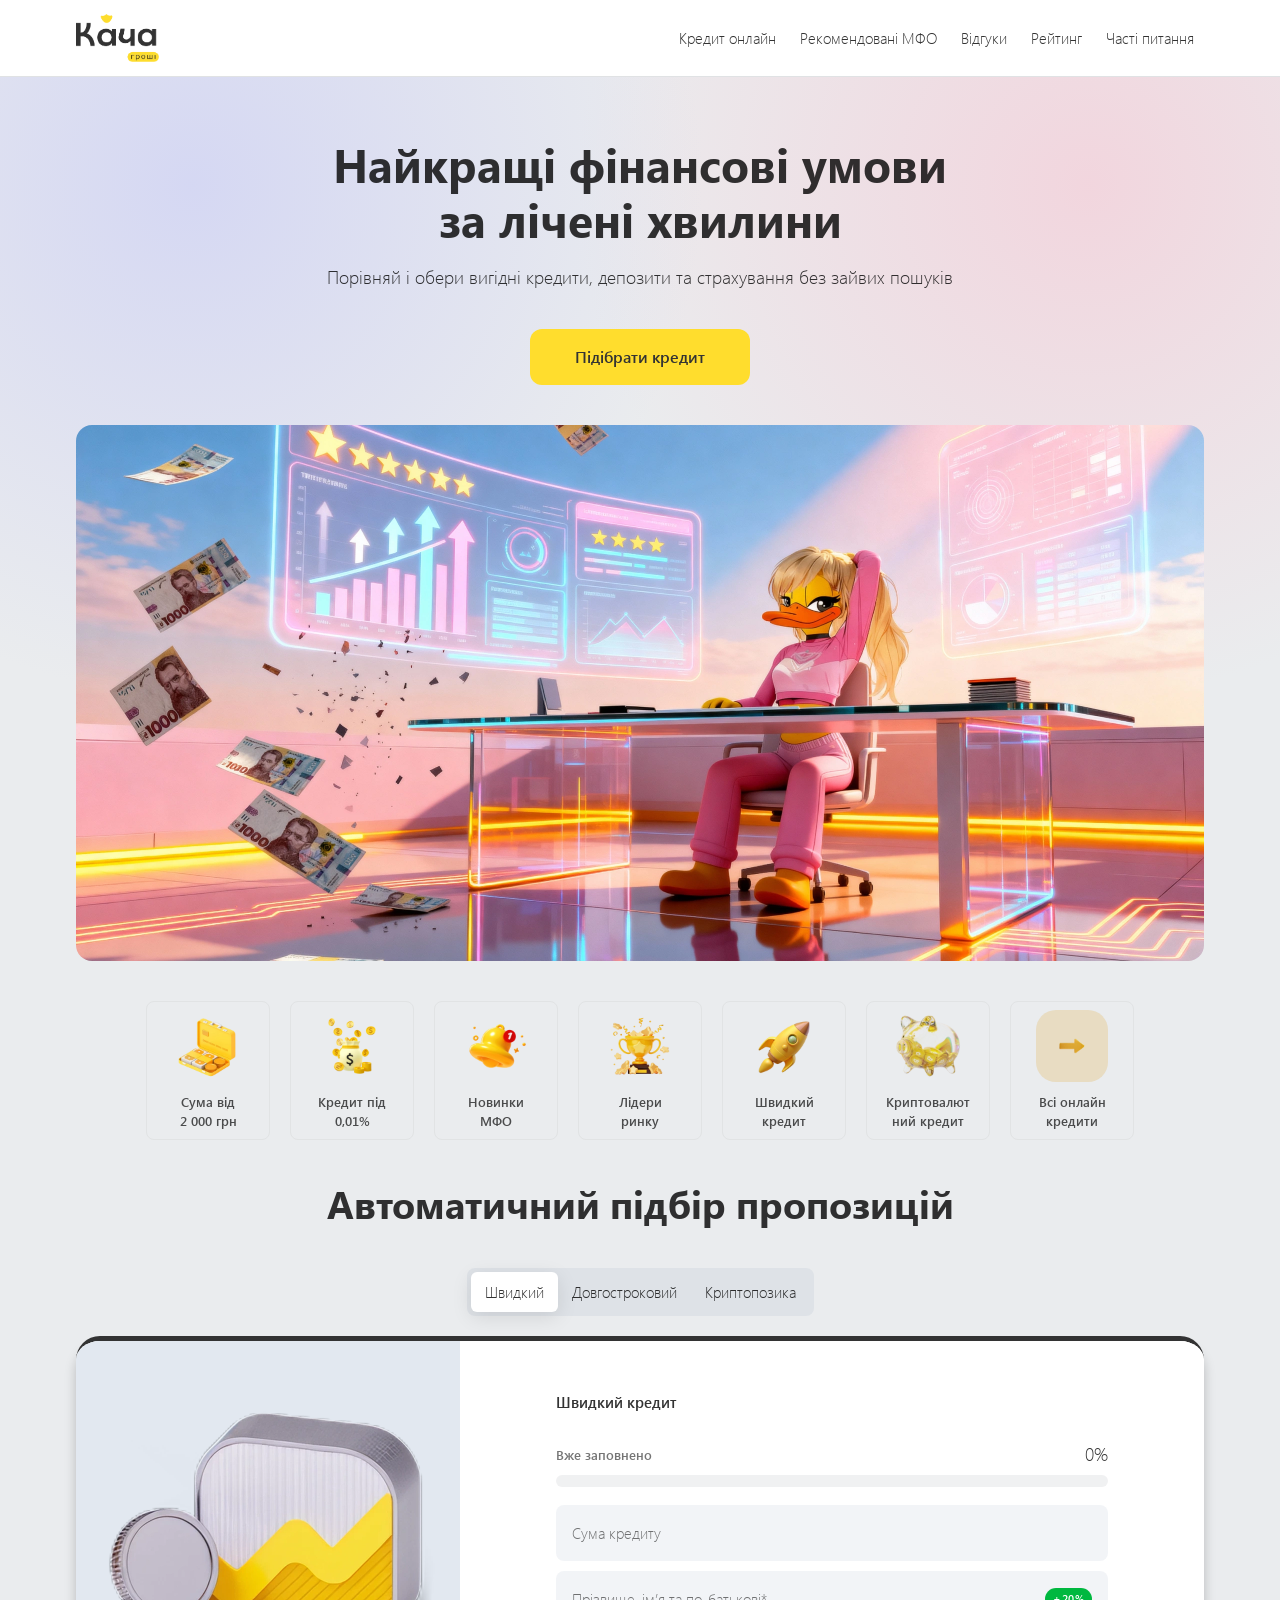
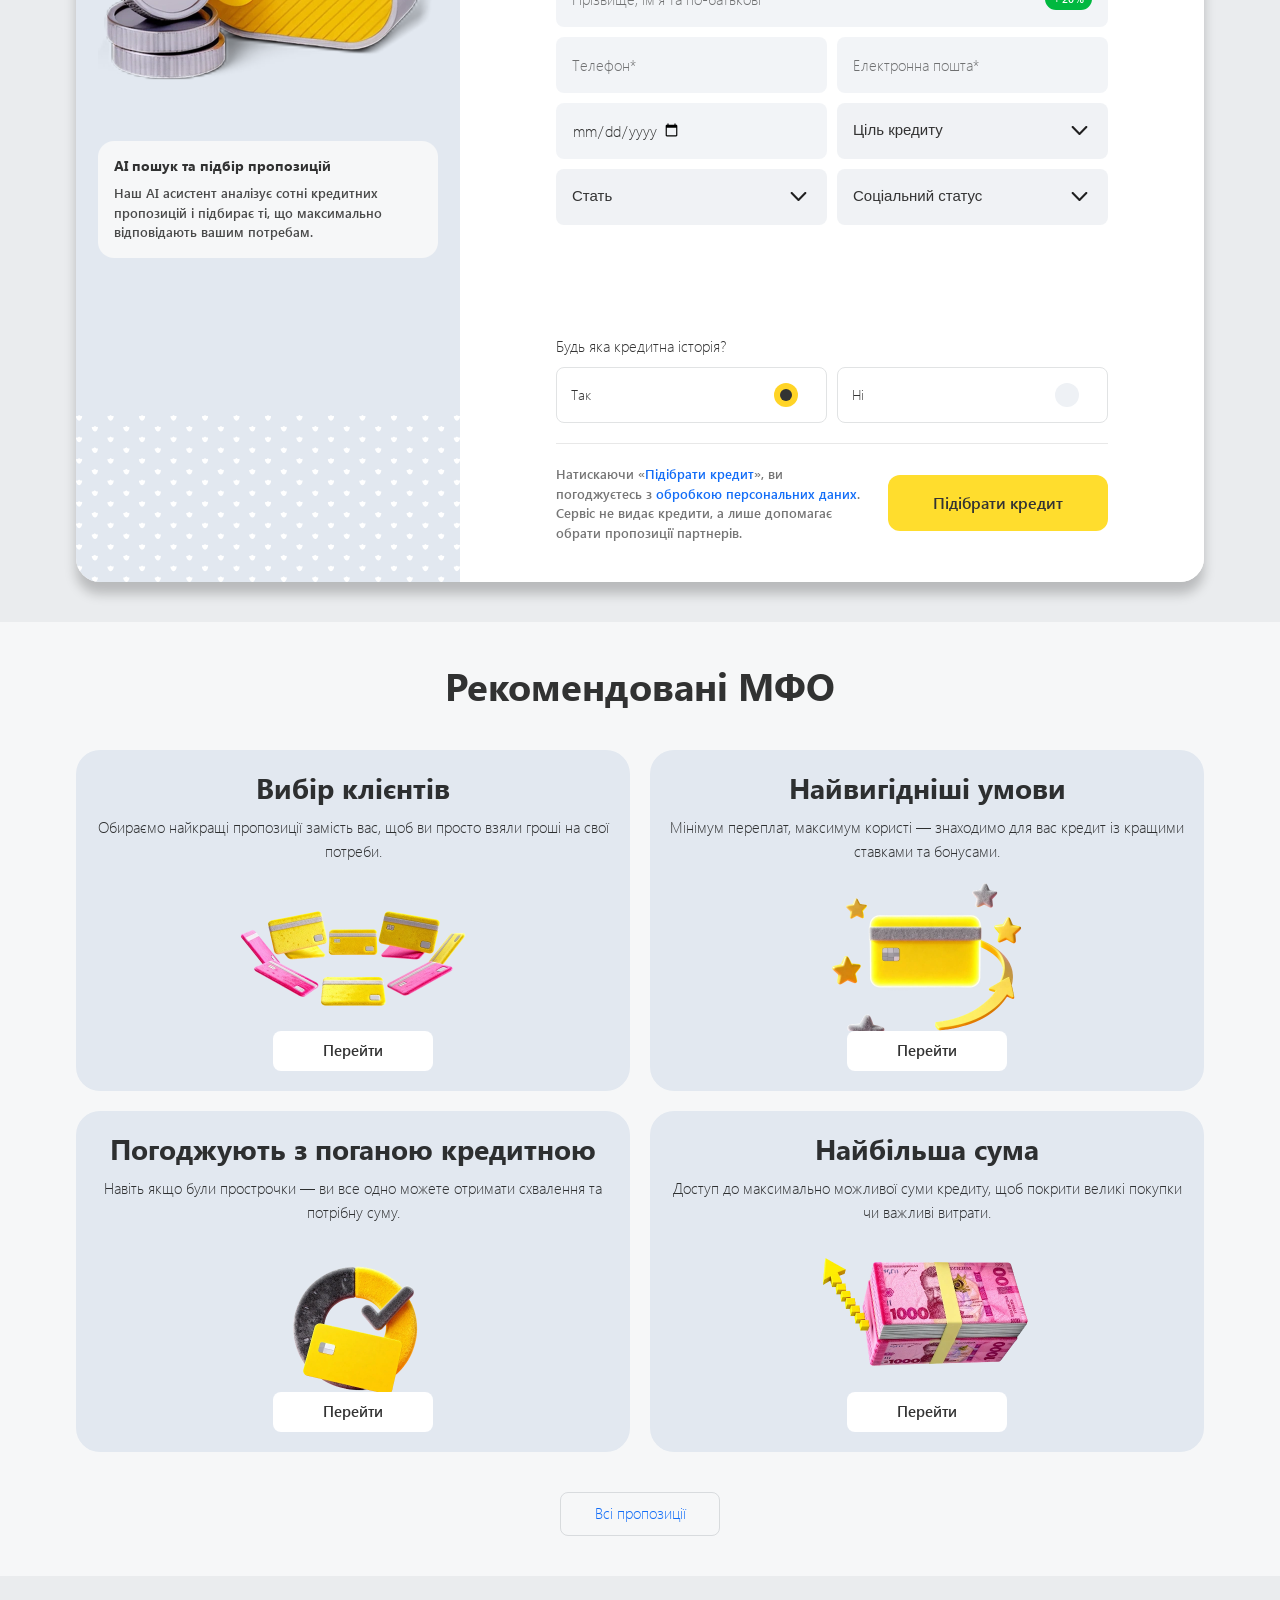
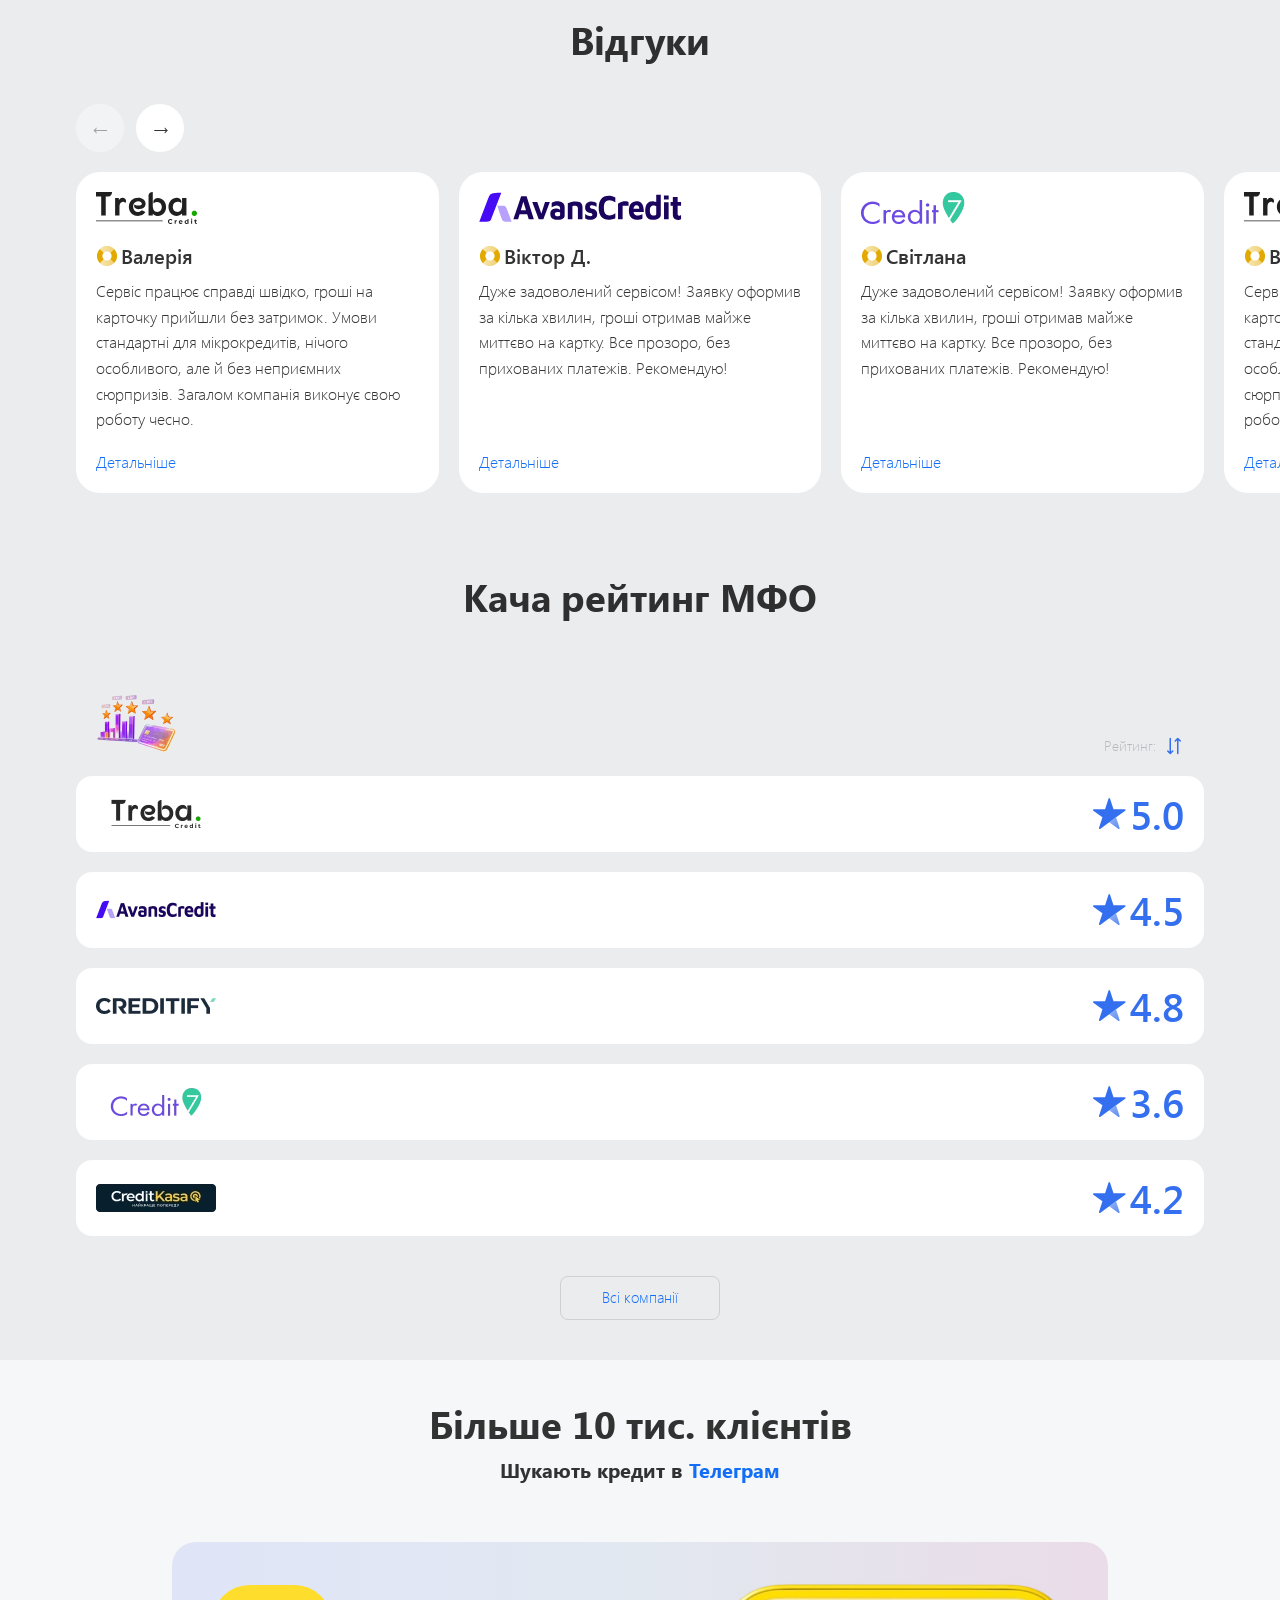
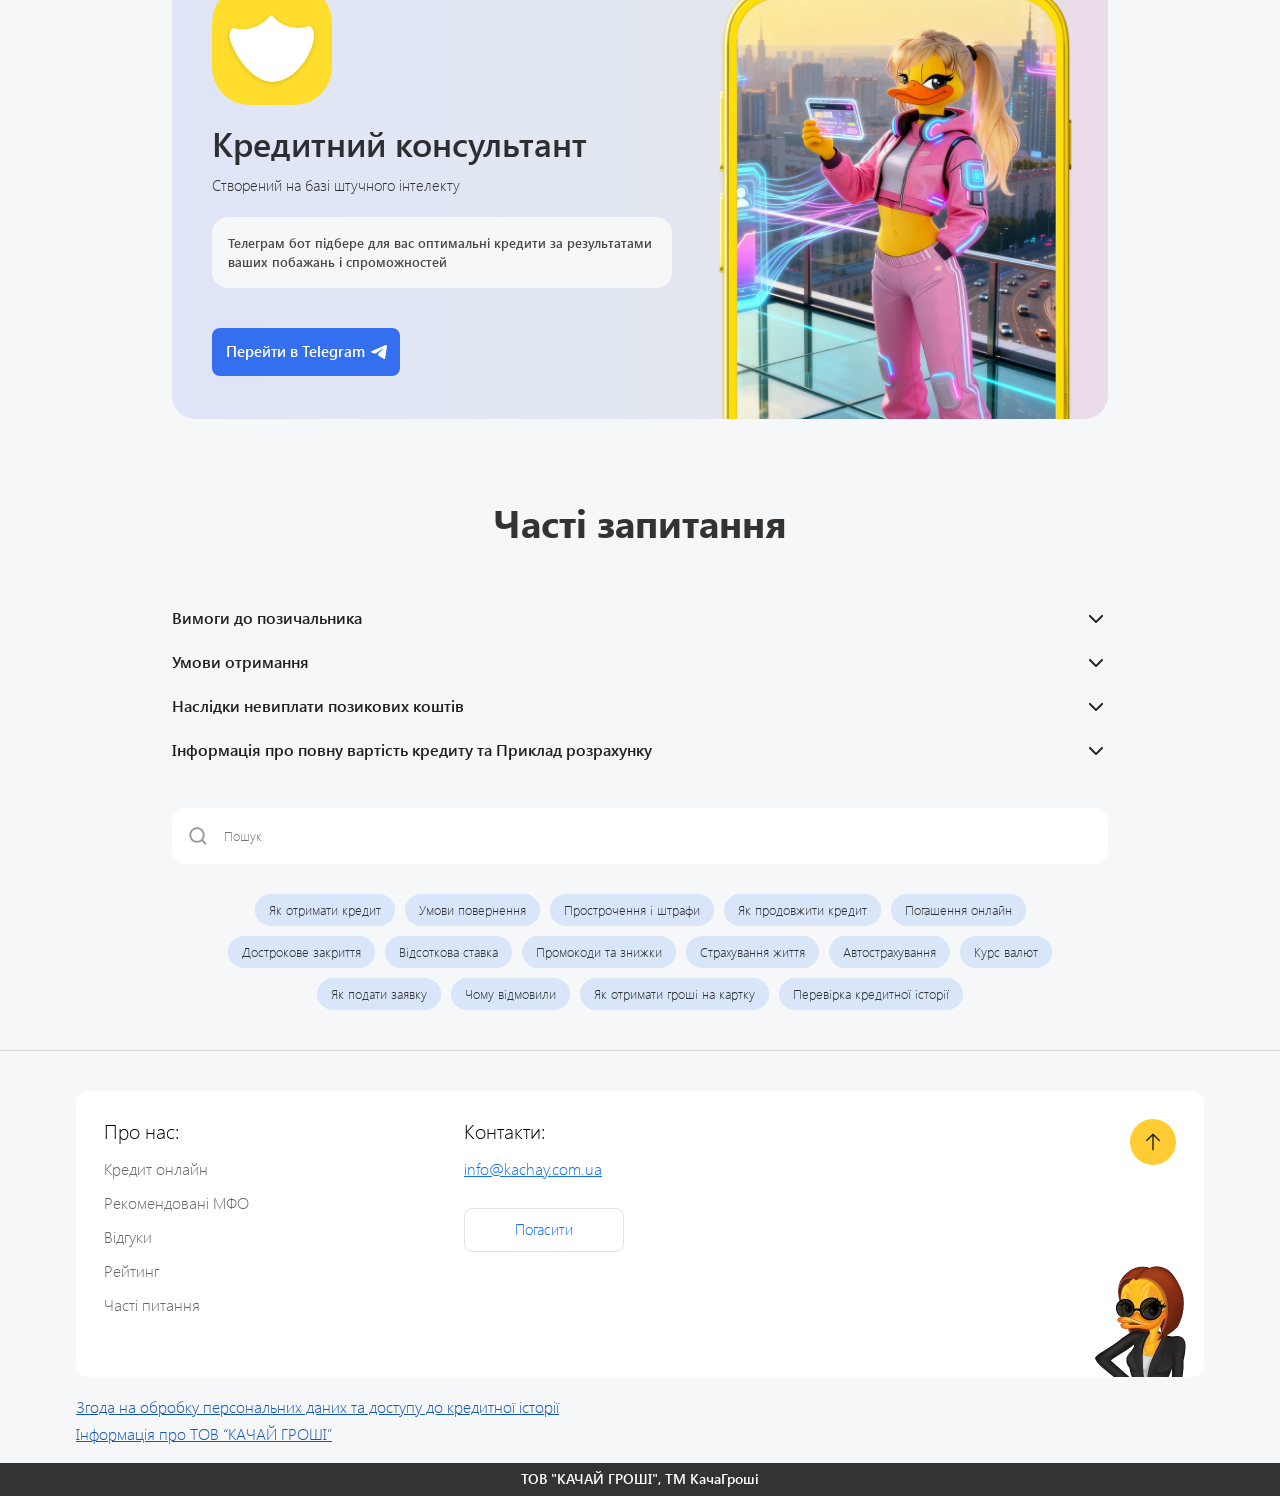
<file: index.html>
<!DOCTYPE html>
<html lang="Es">

<head>
  <!-- meta -->
  <meta charset="utf-8">
  <meta name="description" content="">
  <meta name="keywords" content="">
  <meta name="viewport" content="width=device-width, initial-scale=1.0, maximum-scale=1.0, user-scalable=no">
  <meta name="format-detection" content="telephone=no">

  <!-- favicon -->
  <link rel="icon" type="image/png" href="./favicon/favicon-96x96.png" sizes="96x96" />
  <link rel="icon" type="image/svg+xml" href="./favicon/favicon.svg" />
  <link rel="shortcut icon" href="./favicon/favicon.ico" />
  <link rel="apple-touch-icon" sizes="180x180" href="./favicon/apple-touch-icon.png" />
  <link rel="manifest" href="./favicon/site.webmanifest" />

  <!-- style -->
  <link rel="stylesheet" href="https://cdn.jsdelivr.net/npm/swiper@11/swiper-bundle.min.css" />
  <link rel="stylesheet" href="./css/main/style.css">

  <!-- title -->
  <title>Найкращі фінансові умови за лічені хвилини</title>

</head>

<body>

  <header class="header">
    <div class="container">
      <div class="header__inner">
        <a class="header__logo" href="#">
          <img src="./img/logo.webp" width="83" height="48" alt="Кача гроші">
        </a>

        <nav class="header__nav">
          <a href="#loan-selection">Кредит онлайн</a>
          <a href="#recommendations">Рекомендовані МФО</a>
          <a href="#reviews">Відгуки</a>
          <a href="#rating">Рейтинг</a>
          <!-- <a href="#">Сервіси та послуги</a>
          <a href="#">Статті</a> -->
          <a href="#faq">Часті питання</a>
        </nav>

        <button class="header__burger" type="button" aria-label="Відкрити меню">
          <span></span>
        </button>
      </div>
    </div>

    <div class="mobile-menu">
      <nav class="mobile-menu__nav">
        <a href="#loan-selection">Кредит онлайн</a>
        <a href="#recommendations">Рекомендовані МФО</a>
        <a href="#reviews">Відгуки</a>
        <a href="#rating">Рейтинг</a>
        <!-- <a href="#">Сервіси та послуги</a>
        <a href="#">Статті</a> -->
        <a href="#faq">Часті питання</a>
      </nav>

      <a class="mobile-menu__all" href="#">
        Всі онлайн кредити
        <span></span>
      </a>
    </div>
  </header>

  <section class="hero">
    <div class="container">
      <div class="hero__inner">
        <a class="hero__picture" href="#" target="_blank" rel="noopener noreferrer">
          <picture>
            <source srcset="./img/hero-mobile.webp" media="(max-width: 767px)">
            <img src="./img/hero.webp" alt="Найкращі фінансові умови">
          </picture>
        </a>

        <div class="hero__content">
          <h1 class="hero__title">
            Найкращі фінансові умови<br> за лічені хвилини
          </h1>

          <p class="hero__text">
            Порівняй і обери вигідні кредити, депозити та страхування без зайвих пошуків
          </p>

          <a class="hero__btn" href="#">
            Підібрати кредит
          </a>
        </div>

        <div class="hero__categories">
          <a class="hero-category" href="#">
            <img src="./img/category-1.webp" width="72" height="72" alt="category">
            <span>Сума від<br> 2 000 грн</span>
          </a>

          <a class="hero-category" href="#">
            <img src="./img/category-2.webp" width="72" height="72" alt="category">
            <span>Кредит під<br> 0,01%</span>
          </a>

          <a class="hero-category" href="#">
            <img src="./img/category-3.webp" width="72" height="72" alt="category">
            <span>Новинки<br> МФО</span>
          </a>

          <a class="hero-category" href="#">
            <img src="./img/category-4.webp" width="72" height="72" alt="category">
            <span>Лідери<br> ринку</span>
          </a>

          <a class="hero-category" href="#">
            <img src="./img/category-5.webp" width="72" height="72" alt="category">
            <span>Швидкий<br> кредит</span>
          </a>

          <a class="hero-category" href="#">
            <img src="./img/category-6.webp" width="72" height="72" alt="category">
            <span>Криптовалют<br>ний кредит</span>
          </a>

          <a class="hero-category hero-category--all" href="#" target="_blank" rel="noopener noreferrer">
            <span>Всі онлайн<br> кредити</span>
            <i></i>
          </a>
        </div>
      </div>
    </div>
  </section>

  <section class="loan-selection" id="loan-selection">
    <div class="container">
      <h2 class="loan-selection__title">Автоматичний підбір пропозицій</h2>

      <form class="loan-selection__form" action="#" method="post" novalidate>
        <input class="loan-selection__type-input" type="hidden" name="credit_type" value="Швидкий">

        <div class="loan-selection__tabs loan-selection__tabs--pc">
          <button class="loan-selection__tab is-active" type="button" data-type="Швидкий">
            Швидкий
          </button>

          <button class="loan-selection__tab" type="button" data-type="Довгостроковий">
            Довгостроковий
          </button>

          <button class="loan-selection__tab" type="button" data-type="Криптопозика">
            Криптопозика
          </button>
        </div>

        <div class="loan-selection__card">

          <div class="loan-selection__aside">
            <div class="loan-selection__tabs loan-selection__tabs--mob">
              <button class="loan-selection__tab is-active" type="button" data-type="Швидкий">
                Швидкий
              </button>

              <button class="loan-selection__tab" type="button" data-type="Довгостроковий">
                Довгостроковий
              </button>

              <button class="loan-selection__tab" type="button" data-type="Криптопозика">
                Криптопозика
              </button>
            </div>

            <img class="loan-selection__img" src="./img/loan-selection-img.webp" width="340" height="340"
              alt="loan selection">

            <div class="loan-selection__info">
              <h3>AI пошук та підбір пропозицій</h3>
              <p>
                Наш AI асистент аналізує сотні кредитних пропозицій і підбирає ті, що максимально відповідають вашим
                потребам.
              </p>
            </div>
          </div>

          <div class="loan-selection__content">
            <h3 class="loan-selection__form-title">Швидкий кредит</h3>

            <div class="loan-selection__progress">
              <div class="loan-selection__progress-head">
                <span>Вже заповнено</span>
                <strong class="loan-selection__progress-value">5%</strong>
              </div>

              <div class="loan-selection__progress-line">
                <span></span>
              </div>
            </div>

            <div class="loan-selection__fields">
              <input class="loan-selection__field" type="text" name="amount" inputmode="numeric" maxlength="5"
                placeholder="Сума кредиту">

              <label class="loan-selection__field-wrap">
                <input class="loan-selection__field" type="text" name="full_name"
                  placeholder="Прізвище, ім’я та по-батькові*" required>
                <span class="loan-selection__bonus">+20%</span>
              </label>

              <input class="loan-selection__field" type="tel" name="phone" placeholder="Телефон*" required>

              <input class="loan-selection__field" type="email" name="email" placeholder="Електронна пошта*" required>

              <input class="loan-selection__field" type="date" name="birth_date" required>

              <select class="loan-selection__field" name="credit_goal">
                <option value="">Ціль кредиту</option>
                <option value="Інші споживчі цілі">Інші споживчі цілі</option>
                <option value="Ліки">Ліки</option>
                <option value="Оренда житла">Оренда житла</option>
                <option value="Розваги">Розваги</option>
                <option value="Ремонт">Ремонт</option>
                <option value="Оплата комунальних послуг">Оплата комунальних послуг</option>
                <option value="Погашення кредиту">Погашення кредиту</option>
              </select>

              <select class="loan-selection__field" name="gender">
                <option value="">Стать</option>
                <option value="Чоловік">Чоловік</option>
                <option value="Жінка">Жінка</option>
              </select>

              <select class="loan-selection__field" name="social_status">
                <option value="">Соціальний статус</option>
                <option value="Працюю">Працюю</option>
                <option value="Військовослужбовець">Військовослужбовець</option>
                <option value="Підприємець">Підприємець</option>
                <option value="Студент">Студент</option>
                <option value="Не працюю">Не працюю</option>
              </select>
            </div>

            <div class="loan-selection__history">
              <p>Будь яка кредитна історія?</p>

              <div class="loan-selection__radio-group">
                <label class="loan-selection__radio">
                  <input type="radio" name="credit_history" value="Так" checked required>
                  <span>Так</span>
                </label>

                <label class="loan-selection__radio">
                  <input type="radio" name="credit_history" value="Ні" required>
                  <span>Ні</span>
                </label>
              </div>
            </div>

            <div class="loan-selection__bottom">
              <p>
                Натискаючи «<span>Підібрати кредит</span>», ви погоджуєтесь з <a
                  href="https://kachay.com.ua/wp-content/uploads/2025/10/zgoda_na_obrobku_personalnyh_danyh_kg_25_09_25.pdf"
                  rel="noopener noreferrer" target="_blank">обробкою персональних даних</a>.
                Сервіс не видає кредити, а лише допомагає обрати пропозиції партнерів.
              </p>

              <button class="loan-selection__submit" type="submit">
                Підібрати кредит
              </button>
            </div>
          </div>
        </div>
      </form>
    </div>
  </section>

  <section class="recommendations" id="recommendations">
    <div class="container">
      <h2 class="recommendations__title">Рекомендовані МФО</h2>
      <div class="recommendations-cards">
        <div class="recommendations-cards__content">
          <a class="recommendations-cards__item recommendations-card" href="#" target="_blank"
            rel="noopener noreferrer">
            <h3 class="recommendations-card__title">Вибір клієнтів</h3>
            <p class="recommendations-card__text">Обираємо найкращі пропозиції замість вас, щоб ви просто взяли гроші на
              свої потреби.</p>
            <img class="recommendations-card__img" width="234" height="153" src="./img/recommendation_1.webp" alt="img">
            <span class="recommendations-card__select">Перейти</span>
          </a>
          <a class="recommendations-cards__item recommendations-card" href="#" target="_blank"
            rel="noopener noreferrer">
            <h3 class="recommendations-card__title">Найвигідніші умови</h3>
            <p class="recommendations-card__text">Мінімум переплат, максимум користі — знаходимо для вас кредит із
              кращими ставками та бонусами.</p>
            <img class="recommendations-card__img" width="234" height="153" src="./img/recommendation_2.webp" alt="img">
            <span class="recommendations-card__select">Перейти</span>
          </a>
          <a class="recommendations-cards__item recommendations-card" href="#" target="_blank"
            rel="noopener noreferrer">
            <h3 class="recommendations-card__title">Погоджують з поганою кредитною</h3>
            <p class="recommendations-card__text">Навіть якщо були прострочки — ви все одно можете отримати схвалення та
              потрібну суму.</p>
            <img class="recommendations-card__img" width="234" height="153" src="./img/recommendation_3.webp" alt="img">
            <span class="recommendations-card__select">Перейти</span>
          </a>
          <a class="recommendations-cards__item recommendations-card" href="#" target="_blank"
            rel="noopener noreferrer">
            <h3 class="recommendations-card__title">Найбільша сума</h3>
            <p class="recommendations-card__text">Доступ до максимально можливої суми кредиту, щоб покрити великі
              покупки чи важливі витрати.</p>
            <img class="recommendations-card__img" width="234" height="153" src="./img/recommendation_4.webp" alt="img">
            <span class="recommendations-card__select">Перейти</span>
          </a>
        </div>
        <!-- <button class="recommendations-cards__btn-all" type="button">Всі пропозиції</button> -->
        <a class="recommendations-cards__btn-all" href="#" target="_blank" rel="noopener noreferrer">Всі пропозиції</a>
      </div>
    </div>
  </section>

  <section class="reviews" id="reviews">
    <div class="container">
      <h2 class="reviews__title">Відгуки</h2>
      <div class="reviews__nav">
        <button class="reviews__prev" type="button">
          ←
        </button>

        <button class="reviews__next" type="button">
          →
        </button>
      </div>

      <div class="reviews__slider swiper">
        <div class="reviews__content swiper-wrapper">
          <div class="reviews__item swiper-slide review-card">
            <img class="review-card__logo" src="./img/review-logo-1.svg" alt="Treba Credit">
            <div class="review-card__name">Валерія</div>
            <p class="review-card__text">
              Сервіс працює справді швідко, гроші на карточку прийшли без затримок. Умови стандартні для мікрокредитів,
              нічого особливого, але й без неприємних сюрпризів. Загалом компанія виконує свою роботу чесно.
            </p>
            <a class="review-card__link" href="#" target="_blank" rel="noopener noreferrer">Детальніше</a>
          </div>

          <div class="reviews__item swiper-slide review-card">
            <img class="review-card__logo" src="./img/review-logo-2.svg" alt="AvansCredit">
            <div class="review-card__name">Віктор Д.</div>
            <p class="review-card__text">
              Дуже задоволений сервісом! Заявку оформив за кілька хвилин, гроші отримав майже миттєво на картку. Все
              прозоро, без прихованих платежів. Рекомендую!
            </p>
            <a class="review-card__link" href="#" target="_blank" rel="noopener noreferrer">Детальніше</a>
          </div>

          <div class="reviews__item swiper-slide review-card">
            <img class="review-card__logo" src="./img/review-logo-3.webp" alt="Credit7">
            <div class="review-card__name">Світлана</div>
            <p class="review-card__text">
              Дуже задоволений сервісом! Заявку оформив за кілька хвилин, гроші отримав майже миттєво на картку. Все
              прозоро, без прихованих платежів. Рекомендую!
            </p>
            <a class="review-card__link" href="#" target="_blank" rel="noopener noreferrer">Детальніше</a>
          </div>

          <div class="reviews__item swiper-slide review-card">
            <img class="review-card__logo" src="./img/review-logo-1.svg" alt="Treba Credit">
            <div class="review-card__name">Валерія</div>
            <p class="review-card__text">
              Сервіс працює справді швідко, гроші на карточку прийшли без затримок. Умови стандартні для мікрокредитів,
              нічого особливого, але й без неприємних сюрпризів. Загалом компанія виконує свою роботу чесно.
            </p>
            <a class="review-card__link" href="#" target="_blank" rel="noopener noreferrer">Детальніше</a>
          </div>

          <div class="reviews__item swiper-slide review-card">
            <img class="review-card__logo" src="./img/review-logo-2.svg" alt="AvansCredit">
            <div class="review-card__name">Віктор Д.</div>
            <p class="review-card__text">
              Дуже задоволений сервісом! Заявку оформив за кілька хвилин, гроші отримав майже миттєво на картку. Все
              прозоро, без прихованих платежів. Рекомендую!
            </p>
            <a class="review-card__link" href="#" target="_blank" rel="noopener noreferrer">Детальніше</a>
          </div>

          <div class="reviews__item swiper-slide review-card">
            <img class="review-card__logo" src="./img/review-logo-3.webp" alt="Credit7">
            <div class="review-card__name">Світлана</div>
            <p class="review-card__text">
              Дуже задоволений сервісом! Заявку оформив за кілька хвилин, гроші отримав майже миттєво на картку. Все
              прозоро, без прихованих платежів. Рекомендую!
            </p>
            <a class="review-card__link" href="#" target="_blank" rel="noopener noreferrer">Детальніше</a>
          </div>

        </div>
      </div>
    </div>
  </section>

  <section class="rating" id="rating">
    <div class="container">
      <h2 class="rating__title">Кача рейтинг МФО</h2>

      <div class="rating__head">
        <img class="rating__decor" width="81" height="76" src="./img/rating-decor.webp" alt="rating-decor">

        <button class="rating__sort" type="button">
          <span class="rating__sort-text">Рейтинг:</span>

          <span class="rating__sort-icon">
            <svg width="20" height="20" viewBox="0 0 20 20" fill="none" xmlns="http://www.w3.org/2000/svg">
              <path d="M3.75 15L6.25 17.5L8.75 15M6.25 17.5V2.5M16.25 5L13.75 2.5L11.25 5M13.75 2.5V17.5"
                stroke="#336FEE" stroke-width="1.5" stroke-linecap="round" stroke-linejoin="round" />
            </svg>
          </span>
        </button>
      </div>

      <div class="rating__list">
        <a class="rating__item" href="#" data-rating="5.0">
          <img class="rating__logo" src="./img/rating-logo-1.webp" alt="Treba Credit">
          <div class="rating__value">
            5.0
          </div>
        </a>

        <a class="rating__item" href="#" data-rating="4.5">
          <img class="rating__logo" src="./img/rating-logo-2.webp" alt="AvansCredit">
          <div class="rating__value">

            4.5
          </div>
        </a>

        <a class="rating__item" href="#" data-rating="4.8">
          <img class="rating__logo" src="./img/rating-logo-3.webp" alt="Creditify">
          <div class="rating__value">
            4.8
          </div>
        </a>

        <a class="rating__item" href="#" data-rating="3.6">
          <img class="rating__logo" src="./img/rating-logo-4.webp" alt="Credit7">
          <div class="rating__value">
            3.6
          </div>
        </a>

        <a class="rating__item" href="#" data-rating="4.2">
          <img class="rating__logo" src="./img/rating-logo-5.webp" alt="CreditKasa">
          <div class="rating__value">
            4.2
          </div>
        </a>
      </div>

      <a class="rating__all" href="#" target="_blank" rel="noopener noreferrer">Всі компанії</a>
    </div>
  </section>

  <section class="credit-consultant">
    <div class="container">
      <h2 class="credit-consultant__title">
        Більше 10 тис. клієнтів
      </h2>

      <div class="credit-consultant__subtitle">
        Шукають кредит в
        <a href="#" target="_blank" rel="noopener noreferrer">Телеграм</a>
      </div>

      <div class="credit-consultant__card">
        <div class="credit-consultant__content">
          <div class="credit-consultant__head">
            <img class="credit-consultant__icon" width="120" height="120" src="./img/consultant-icon.svg"
              alt="consultant-icon">

            <h3 class="credit-consultant__card-title">
              Кредитний консультант
            </h3>

            <p class="credit-consultant__text">
              Створений на базі штучного інтелекту
            </p>
          </div>

          <div class="credit-consultant__notice">
            Телеграм бот підбере для вас оптимальні кредити за результатами ваших побажань і спроможностей
          </div>

          <a class="credit-consultant__btn" href="#" target="_blank" rel="noopener noreferrer">
            Перейти в Telegram
            <svg width="16" height="14" viewBox="0 0 16 14" fill="none" xmlns="http://www.w3.org/2000/svg">
              <path
                d="M15.9866 1.20879C16.1112 0.403318 15.3454 -0.232446 14.6292 0.0819956L0.364818 6.34484C-0.148772 6.57034 -0.111204 7.34826 0.421467 7.51789L3.36315 8.45467C3.92458 8.63347 4.53253 8.54102 5.02279 8.20231L11.655 3.62027C11.855 3.4821 12.073 3.76646 11.9021 3.94263L7.12811 8.86465C6.66501 9.34211 6.75693 10.1512 7.31397 10.5005L12.659 13.8523C13.2585 14.2282 14.0297 13.8506 14.1418 13.1261L15.9866 1.20879Z"
                fill="white" />
            </svg>
          </a>
        </div>

        <div class="credit-consultant__picture">
          <img src="./img/consultant-phone.webp" width="376" height="451" alt="consultant-image">
        </div>
      </div>
    </div>
  </section>

  <section class="faq" id="faq">
    <div class="container">
      <h2 class="faq__title">Часті запитання</h2>

      <div class="faq__inner">
        <div class="faq__list">
          <div class="faq__item">
            <button class="faq__question" type="button">
              Вимоги до позичальника
              <span></span>
            </button>

            <div class="faq__answer">
              <ul>
                <li>Вік від 18 років;</li>
                <li>Громадянство України;</li>
                <li>Будь-яка кредитна історія.</li>
              </ul>
            </div>
          </div>

          <div class="faq__item">
            <button class="faq__question" type="button">
              Умови отримання
              <span></span>
            </button>

            <div class="faq__answer">
              <ul>
                <li>Мінімальний термін погашення боргу (minimum and maximum period for repayment) становить 61 день.
                </li>
                <li>Максимальний Термін — 365 днів;</li>
                <li>Максимальна річна відсоткова ставка, що включає позичковий відсоток, а також всі інші комісії і
                  витрати за рік (maximum Annual Percentage Rate (APR), including interest rate plus fees and other
                  costs for a year) становить 31%, а мінімальна 3%.</li>
                <li>Річний відсоток за користування кредитом - min 1%, max 31%.</li>
              </ul>
            </div>
          </div>

          <div class="faq__item">
            <button class="faq__question" type="button">
              Наслідки невиплати позикових коштів
              <span></span>
            </button>

            <div class="faq__answer">
              <p>Якщо кредитор не сплачує кредитній організації суму кредиту і відсотки за користування кредитом в
                обумовлений термін, кредитна організація нараховує неустойку за прострочення виплати по кредиту.
                Зазвичай, кредитні організації надають додатково 3 робочих дня, щоб кредитор зміг внести черговий
                платіж, або виплатити суму кредиту повністю, на випадок непередбаченої затримки, пов'язаної з
                безготівковим переказом коштів. Якщо кредитна організація не отримує обумовлений у договорі платіж в
                термін, вона зв'язується з кредитором і нагадує про наслідки, що настають при несплаті. Якщо тривалий
                час не вдається зв'язатися з кредитором і платежі по кредиту не надходять, кредитна організація нарахує
                грошовий штраф, розмір якого зазвичай дорівнює 0,1% від суми кредиту, точний розмір штрафів за
                прострочення слід уточнювати при підписанні договору на надання кредитних послуг.</p>
            </div>
          </div>

          <div class="faq__item">
            <button class="faq__question" type="button">
              Інформація про повну вартість кредиту та Приклад розрахунку
              <span></span>
            </button>

            <div class="faq__answer">
              <p>Якщо ви взяли кредит на суму 1000 гривень на 90 днів з процентною ставкою 0,01% в день, то плата за
                користування засобами складе 0,01% в день, тобто 0,1 грн в день. Виходить ви повертаєте суму відсотків
                рівну 9 грн, тобто 0.1 грн * 90 днів. А також суму кредиту рівну 1 000 грн. Таким чином, загальна сума
                повернення складається з суми кредиту 1 000 і суми нарахованих відсотків за 90 дн. 9 грн і дорівнює 1090
                грн. Мінімальний і максимальний період погашення боргу становить від 65 днів, до 365 днів. Максимальна
                річна відсоткова ставка, що включає позичковий відсоток, а також всі інші комісії і витрати за рік, або
                аналогічна ставка, розрахована відповідно до місцевого законодавства становить 31% річних.</p>
            </div>
          </div>
        </div>

        <form class="faq__search" action="#">
          <label class="faq__search-label">
            <input type="search" placeholder="Пошук">

            <button class="faq__search-btn" type="submit" aria-label="Пошук">
              <span></span>
            </button>
          </label>
        </form>

        <div class="faq__tags">
          <a href="#">Як отримати кредит</a>
          <a href="#">Умови повернення</a>
          <a href="#">Прострочення і штрафи</a>
          <a href="#">Як продовжити кредит</a>
          <a href="#">Погашення онлайн</a>
          <a href="#">Дострокове закриття</a>
          <a href="#">Відсоткова ставка</a>
          <a href="#">Промокоди та знижки</a>
          <a href="#">Страхування життя</a>
          <a href="#">Автострахування</a>
          <a href="#">Курс валют</a>
          <a href="#">Як подати заявку</a>
          <a href="#">Чому відмовили</a>
          <a href="#">Як отримати гроші на картку</a>
          <a href="#">Перевірка кредитної історії</a>
        </div>
      </div>
    </div>
  </section>

  <footer class="footer">
    <div class="container">
      <div class="footer__card">
        <div class="footer__nav">
          <h3 class="footer__title">Про нас:</h3>

          <ul class="footer__list">
            <li><a href="#loan-selection">Кредит онлайн</a></li>
            <li><a href="#recommendations">Рекомендовані МФО</a></li>
            <li><a href="#reviews">Відгуки</a></li>
            <li><a href="#rating">Рейтинг</a></li>
            <!-- <li><a href="#" target="_blank" rel="noopener noreferrer">Сервіси та послуги</a></li>
            <li><a href="#" target="_blank" rel="noopener noreferrer">Статті</a></li> -->
            <li><a href="#faq">Часті питання</a></li>
          </ul>
        </div>

        <div class="footer__contacts">
          <h3 class="footer__title">Контакти:</h3>

          <a class="footer__email" href="mailto:info@kachay.com.ua">
            info@kachay.com.ua
          </a>

          <a class="footer__complain" href="#" target="_blank" rel="noopener noreferrer">
            Погасити
          </a>
        </div>

        <button class="footer__up" type="button" aria-label="Прокрутити вгору">
          <span></span>
        </button>

        <img class="footer__duck" width="124" height="124" src="./img/footer-duck.webp" alt="manager-duck">
      </div>

      <div class="footer__links">
        <a href="#" target="_blank" rel="noopener noreferrer">Згода на обробку персональних даних та доступу до
          кредитної історії</a>
        <a href="#" target="_blank" rel="noopener noreferrer">Інформація про ТОВ “КАЧАЙ ГРОШІ”</a>
      </div>
    </div>

    <div class="footer__bottom">
      ТОВ "КАЧАЙ ГРОШІ", ТМ КачаГроші
    </div>
  </footer>

  <script type="module" src="./js/script.js"></script>
  <script src="https://cdn.jsdelivr.net/npm/swiper@11/swiper-bundle.min.js"></script>

</body>

</html>
</file>
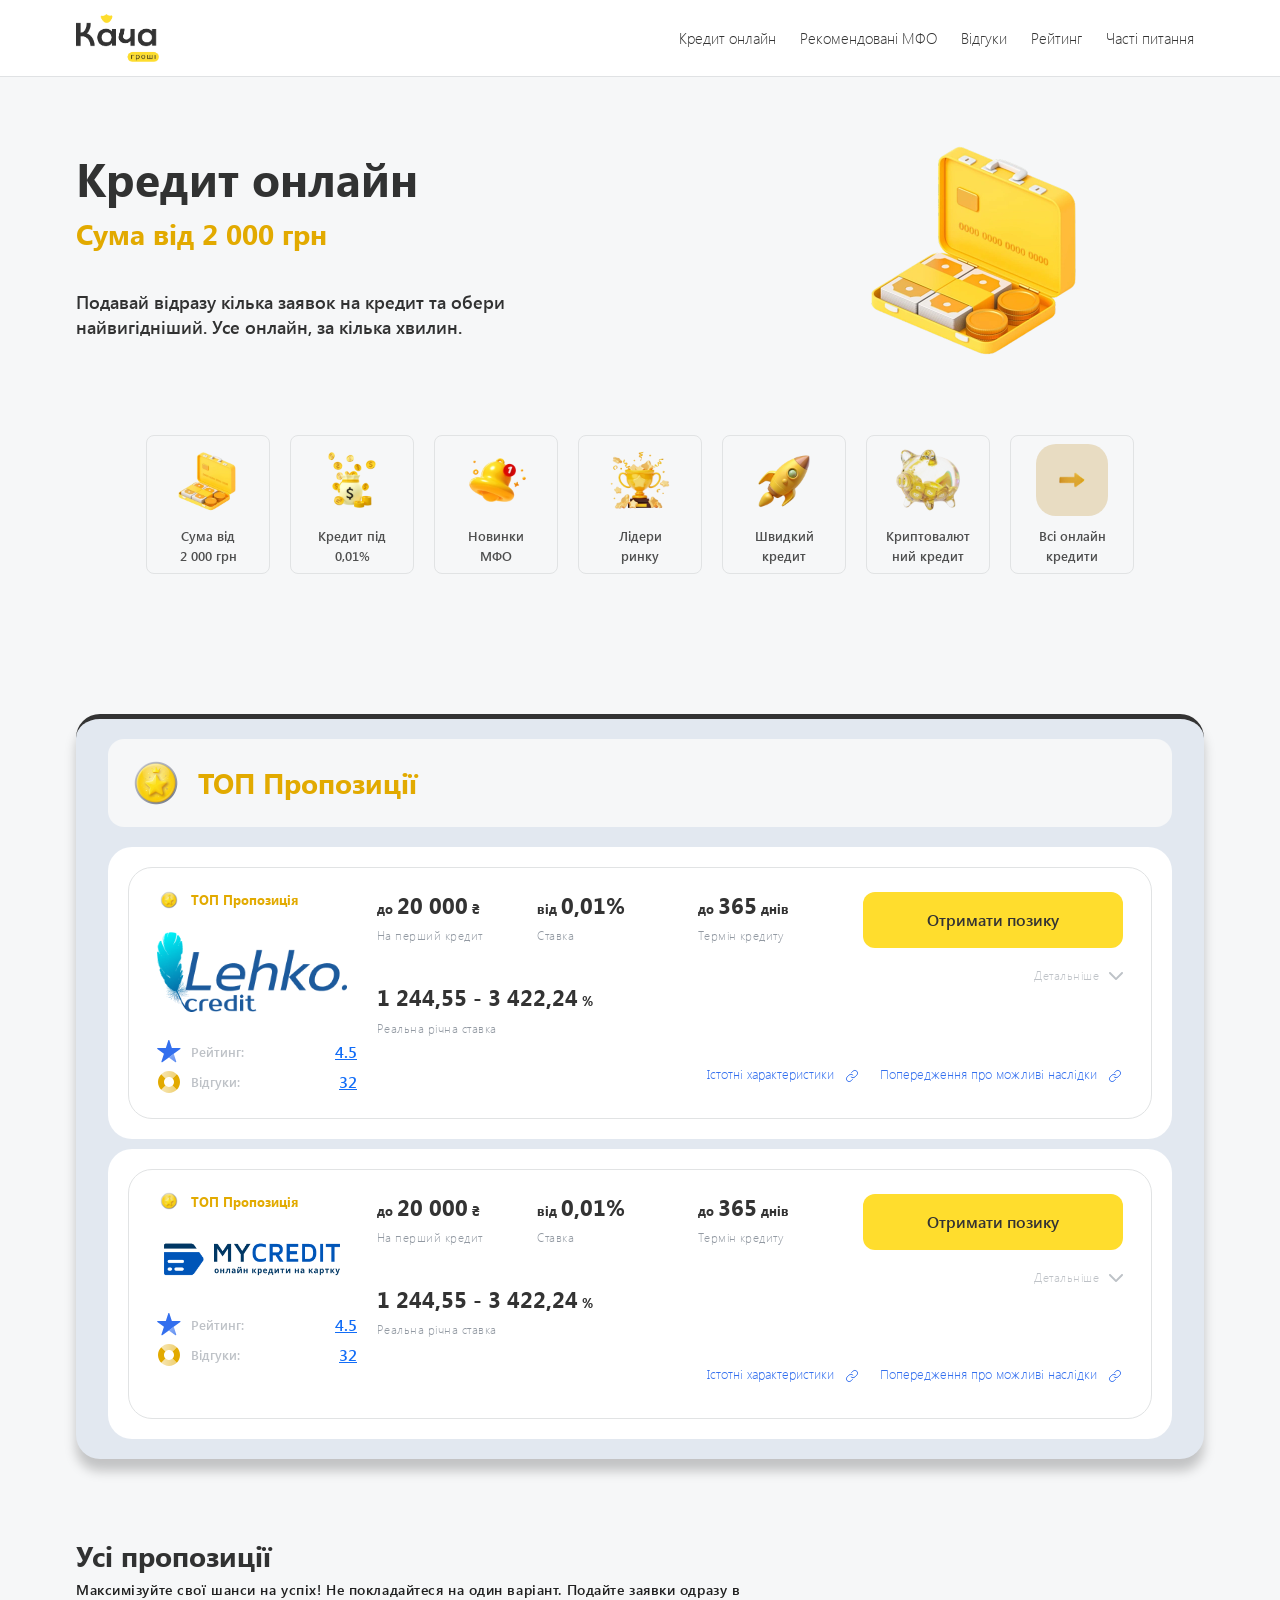
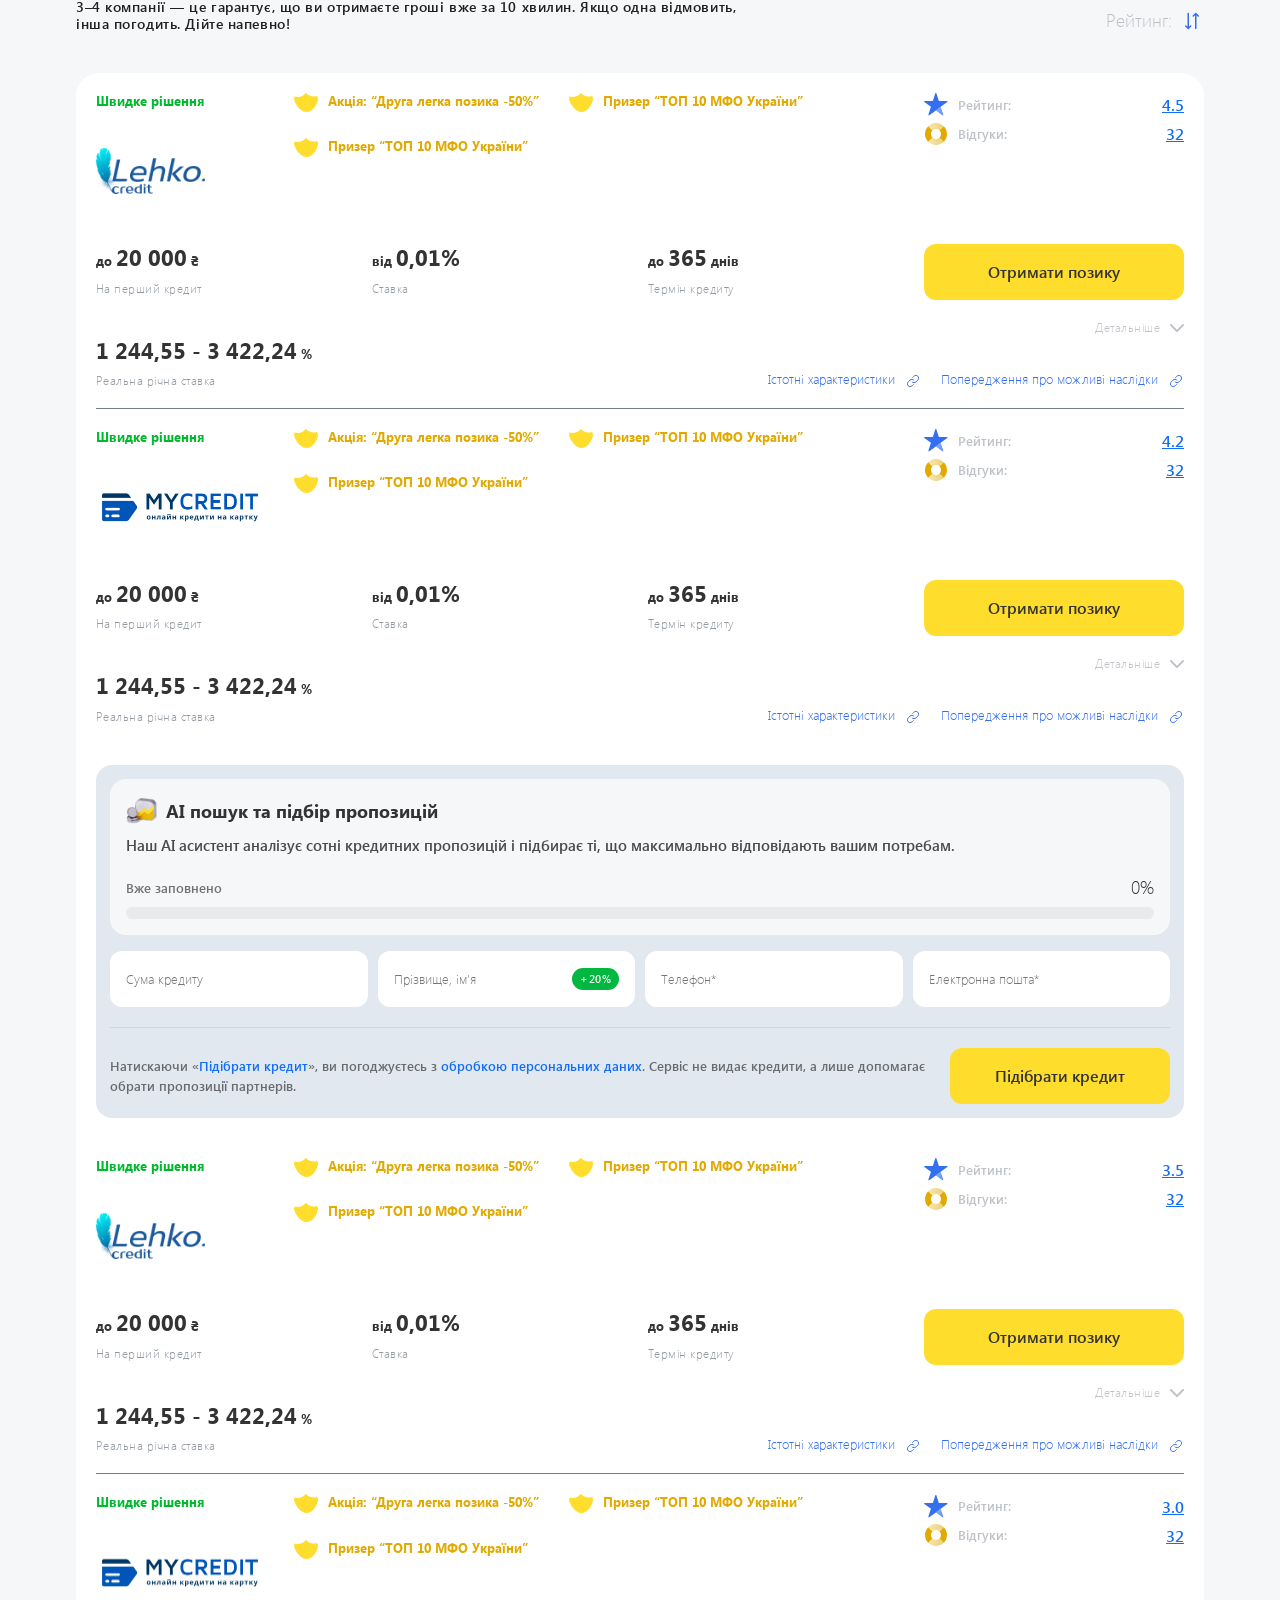
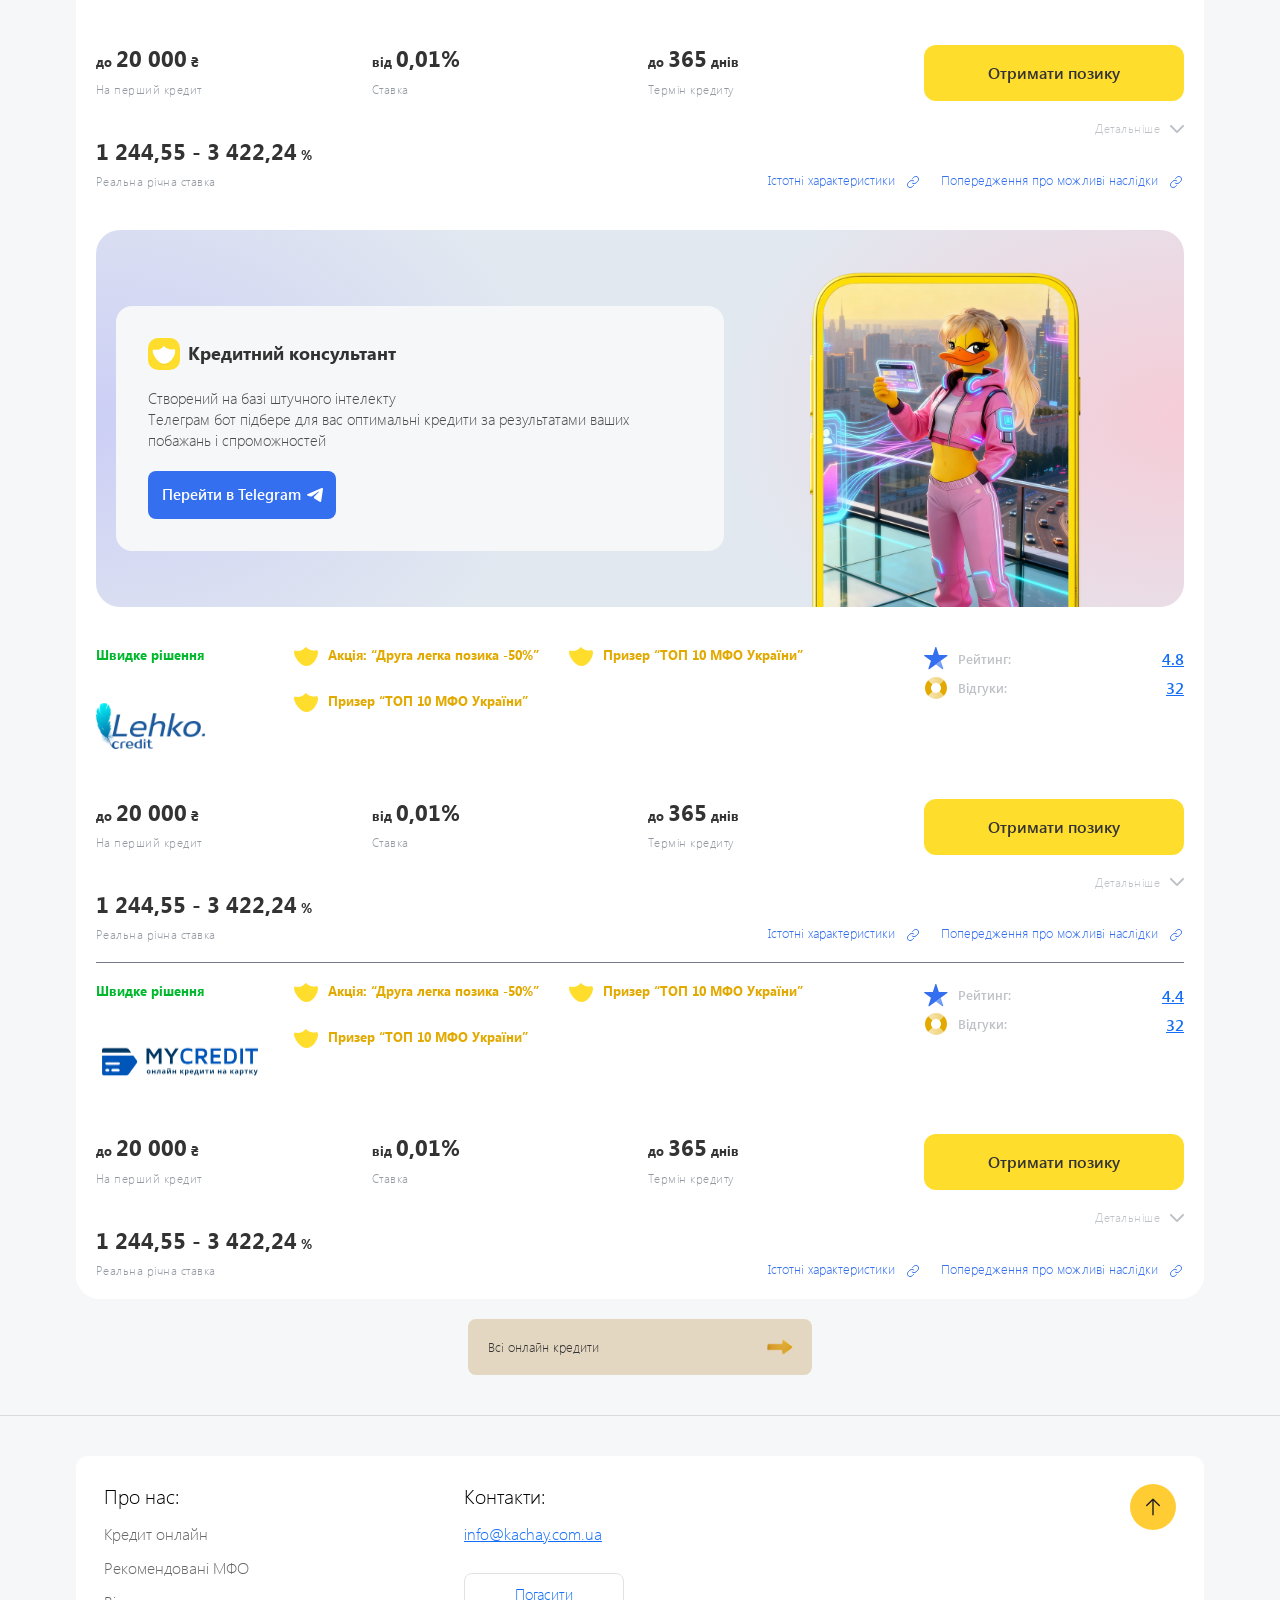
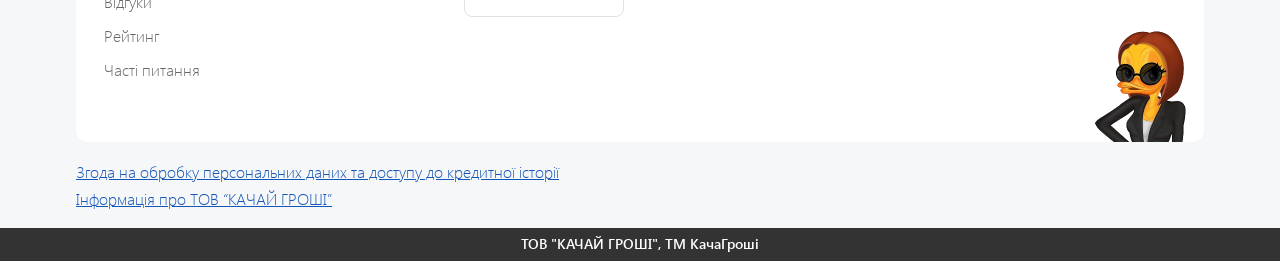
<file: index_2.html>
<!DOCTYPE html>
<html lang="Es">

<head>
  <!-- meta -->
  <meta charset="utf-8">
  <meta name="description" content="">
  <meta name="keywords" content="">
  <meta name="viewport" content="width=device-width, initial-scale=1.0, maximum-scale=1.0, user-scalable=no">
  <meta name="format-detection" content="telephone=no">

  <!-- favicon -->
  <link rel="icon" type="image/png" href="./favicon/favicon-96x96.png" sizes="96x96" />
  <link rel="icon" type="image/svg+xml" href="./favicon/favicon.svg" />
  <link rel="shortcut icon" href="./favicon/favicon.ico" />
  <link rel="apple-touch-icon" sizes="180x180" href="./favicon/apple-touch-icon.png" />
  <link rel="manifest" href="./favicon/site.webmanifest" />

  <!-- style -->
  <link rel="stylesheet" href="https://cdn.jsdelivr.net/npm/swiper@11/swiper-bundle.min.css" />
  <link rel="stylesheet" href="./css/main/style.css">

  <!-- title -->
  <title>Кредит онлайн</title>

</head>

<body>

  <header class="header">
    <div class="container">
      <div class="header__inner">
        <a class="header__logo" href="#">
          <img src="./img/logo.webp" width="83" height="48" alt="Кача гроші">
        </a>

        <nav class="header__nav">
          <a href="#loan-selection">Кредит онлайн</a>
          <a href="#recommendations">Рекомендовані МФО</a>
          <a href="#reviews">Відгуки</a>
          <a href="#rating">Рейтинг</a>
          <!-- <a href="#">Сервіси та послуги</a>
          <a href="#">Статті</a> -->
          <a href="#faq">Часті питання</a>
        </nav>

        <button class="header__burger" type="button" aria-label="Відкрити меню">
          <span></span>
        </button>
      </div>
    </div>

    <div class="mobile-menu">
      <nav class="mobile-menu__nav">
        <a href="#loan-selection">Кредит онлайн</a>
        <a href="#recommendations">Рекомендовані МФО</a>
        <a href="#reviews">Відгуки</a>
        <a href="#rating">Рейтинг</a>
        <!-- <a href="#">Сервіси та послуги</a>
        <a href="#">Статті</a> -->
        <a href="#faq">Часті питання</a>
      </nav>

      <a class="mobile-menu__all" href="#">
        Всі онлайн кредити
        <span></span>
      </a>
    </div>
  </header>

  <section class="hero-additional">
    <div class="container">
      <div class="hero-additional__inner">
        <div class="hero-additional__top">
          <div class="hero-additional__content">
            <h1 class="hero-additional__title">Кредит онлайн</h1>

            <div class="hero-additional__subtitle">
              Сума від 2 000 грн
            </div>

            <p class="hero-additional__text">
              Подавай відразу кілька заявок на кредит та обери найвигідніший.
              Усе онлайн, за кілька хвилин.
            </p>
          </div>
          <picture class="hero-additional__img">
            <source srcset="./img/banner_2_mob.webp" media="(max-width: 767px)">
            <img src="./img/banner_2.webp" width="455" height="258" alt="banner">
          </picture>
        </div>

        <div class="hero-article__categories">
          <a class="hero-category" href="#">
            <img src="./img/category-1.webp" width="72" height="72" alt="">
            <span>Сума від<br> 2 000 грн</span>
          </a>

          <a class="hero-category" href="#">
            <img src="./img/category-2.webp" width="72" height="72" alt="">
            <span>Кредит під<br> 0,01%</span>
          </a>

          <a class="hero-category" href="#">
            <img src="./img/category-3.webp" width="72" height="72" alt="">
            <span>Новинки<br> МФО</span>
          </a>

          <a class="hero-category" href="#">
            <img src="./img/category-4.webp" width="72" height="72" alt="">
            <span>Лідери<br> ринку</span>
          </a>

          <a class="hero-category" href="#">
            <img src="./img/category-5.webp" width="72" height="72" alt="">
            <span>Швидкий<br> кредит</span>
          </a>

          <a class="hero-category" href="#">
            <img src="./img/category-6.webp" width="72" height="72" alt="">
            <span>Криптовалют<br>ний кредит</span>
          </a>

          <a class="hero-category hero-category--all" href="#">
            <span>Всі онлайн<br> кредити</span>
            <i></i>
          </a>
        </div>
      </div>
    </div>
  </section>

  <section class="top-offers">
    <div class="container">
      <div class="top-offers__inner">
        <div class="top-offers__head">
          <img class="top-offers__head-icon" src="./img/top-offers-icon.svg" width="64" height="64" alt="">
          <h2 class="top-offers__title">ТОП Пропозиції</h2>
        </div>

        <div class="top-offers__list">
          <article class="top-offer-card">
            <div class="top-offer-card__inner">
              <div class="top-offer-card__left">
                <div class="top-offer-card__label">ТОП Пропозиція</div>

                <img class="top-offer-card__logo" src="./img/offer-logo-1.png" alt="Treba Credit">

                <div class="top-offer-card__rating">
                  <div class="top-offer-card__rating-row top-offer-card__rating-row--star">
                    <span>Рейтинг:</span>
                    <a href="#">4.5</a>
                  </div>

                  <div class="top-offer-card__rating-row top-offer-card__rating-row--reviews">
                    <span>Відгуки:</span>
                    <a href="#">32</a>
                  </div>
                </div>
              </div>

              <div class="top-offer-card__center">
                <div class="top-offer-card__params">
                  <div class="top-offer-card__param">
                    <div class="top-offer-card__param-top">до <span>20 000</span> ₴</div>
                    <div class="top-offer-card__param-about">На перший кредит</div>
                  </div>

                  <div class="top-offer-card__param">
                    <div class="top-offer-card__param-top">від <span>0,01%</span></div>
                    <div class="top-offer-card__param-about">Ставка</div>
                  </div>

                  <div class="top-offer-card__param">
                    <div class="top-offer-card__param-top">до <span>365</span> днів</div>
                    <div class="top-offer-card__param-about">Термін кредиту</div>
                  </div>

                  <div class="top-offer-card__param top-offer-card__param--full">
                    <div class="top-offer-card__param-top"><span>1 244,55 - 3 422,24</span> %</div>
                    <div class="top-offer-card__param-about">Реальна річна ставка</div>
                  </div>
                </div>
              </div>

              <div class="top-offer-card__right">
                <a class="top-offer-card__btn" href="#">Отримати позику</a>

                <button class="top-offer-card__more" type="button">
                  Детальніше
                  <span></span>
                </button>

                <div class="top-offer-card__links">
                  <a href="#">Істотні характеристики</a>
                  <a href="#">Попередження про можливі наслідки</a>
                </div>
              </div>

              <div class="top-offer-card__details">
                <div class="top-offer-card__notice">
                  <h3>Повторний кредит</h3>
                  <strong>Знижка 50%</strong>
                  <p>
                    До <span>50 000₴</span>, ставка в день від <span>1%</span>,
                    строк кредитування до <span>365 днів</span>
                  </p>
                </div>

                <div class="top-offer-card__details-grid">
                  <div>
                    <h4>Необхідні документи</h4>
                    <p>Паспорт громадянина України</p>
                    <p>ІПН</p>
                  </div>

                  <div>
                    <h4>Дострокове погашення</h4>
                    <p>Доступно</p>
                  </div>

                  <div>
                    <h4>Дострокове погашення</h4>
                    <p>Доступно</p>
                  </div>

                  <div>
                    <h4>Вікові обмеження</h4>
                    <p>Паспорт гр18-65 років</p>
                  </div>

                  <div>
                    <h4>Кредитна історія</h4>
                    <p>Будь яка</p>
                  </div>

                  <div>
                    <h4>Метод погашення</h4>
                    <p>Банківські реквізити</p>
                    <p>Онлайн в особистому кабінеті</p>
                    <p>Термінали самообслуговування</p>
                  </div>

                  <div>
                    <h4>Працевлаштування</h4>
                    <p>Не обовʼязкове</p>
                  </div>

                  <div>
                    <h4>Отримання коштів</h4>
                    <p>Онлайн на картку</p>
                  </div>

                  <div>
                    <a class="top-offer-card__details-link" href="#">Детальніше про МФО</a>
                  </div>
                </div>

                <div class="top-offer-card__param top-offer-card__param--bottom">
                  <div class="top-offer-card__param-top"><span>1 244,55 - 3 422,24</span> %</div>
                  <div class="top-offer-card__param-about">Реальна річна ставка</div>
                </div>
              </div>

            </div>
          </article>

          <article class="top-offer-card">
            <div class="top-offer-card__inner">
              <div class="top-offer-card__left">
                <div class="top-offer-card__label">ТОП Пропозиція</div>

                <img class="top-offer-card__logo" src="./img/offer-logo-2.png" alt="Miloan">

                <div class="top-offer-card__rating">
                  <div class="top-offer-card__rating-row top-offer-card__rating-row--star">
                    <span>Рейтинг:</span>
                    <a href="#">4.5</a>
                  </div>

                  <div class="top-offer-card__rating-row top-offer-card__rating-row--reviews">
                    <span>Відгуки:</span>
                    <a href="#">32</a>
                  </div>
                </div>
              </div>

              <div class="top-offer-card__center">
                <div class="top-offer-card__params">
                  <div class="top-offer-card__param">
                    <div class="top-offer-card__param-top">до <span>20 000</span> ₴</div>
                    <div class="top-offer-card__param-about">На перший кредит</div>
                  </div>

                  <div class="top-offer-card__param">
                    <div class="top-offer-card__param-top">від <span>0,01%</span></div>
                    <div class="top-offer-card__param-about">Ставка</div>
                  </div>

                  <div class="top-offer-card__param">
                    <div class="top-offer-card__param-top">до <span>365</span> днів</div>
                    <div class="top-offer-card__param-about">Термін кредиту</div>
                  </div>

                  <div class="top-offer-card__param top-offer-card__param--full">
                    <div class="top-offer-card__param-top"><span>1 244,55 - 3 422,24</span> %</div>
                    <div class="top-offer-card__param-about">Реальна річна ставка</div>
                  </div>
                </div>
              </div>

              <div class="top-offer-card__right">
                <a class="top-offer-card__btn" href="#">Отримати позику</a>

                <button class="top-offer-card__more" type="button">
                  Детальніше
                  <span></span>
                </button>

                <div class="top-offer-card__links">
                  <a href="#">Істотні характеристики</a>
                  <a href="#">Попередження про можливі наслідки</a>
                </div>
              </div>

              <div class="top-offer-card__details">
                <div class="top-offer-card__notice">
                  <h3>Повторний кредит</h3>
                  <strong>Знижка 50%</strong>
                  <p>
                    До <span>50 000₴</span>, ставка в день від <span>1%</span>,
                    строк кредитування до <span>365 днів</span>
                  </p>
                </div>

                <div class="top-offer-card__details-grid">
                  <div>
                    <h4>Необхідні документи</h4>
                    <p>Паспорт громадянина України</p>
                    <p>ІПН</p>
                  </div>

                  <div>
                    <h4>Дострокове погашення</h4>
                    <p>Доступно</p>
                  </div>

                  <div>
                    <h4>Дострокове погашення</h4>
                    <p>Доступно</p>
                  </div>

                  <div>
                    <h4>Вікові обмеження</h4>
                    <p>Паспорт гр18-65 років</p>
                  </div>

                  <div>
                    <h4>Кредитна історія</h4>
                    <p>Будь яка</p>
                  </div>

                  <div>
                    <h4>Метод погашення</h4>
                    <p>Банківські реквізити</p>
                    <p>Онлайн в особистому кабінеті</p>
                    <p>Термінали самообслуговування</p>
                  </div>

                  <div>
                    <h4>Працевлаштування</h4>
                    <p>Не обовʼязкове</p>
                  </div>

                  <div>
                    <h4>Отримання коштів</h4>
                    <p>Онлайн на картку</p>
                  </div>

                  <div>
                    <a class="top-offer-card__details-link" href="#">Детальніше про МФО</a>
                  </div>
                </div>

                <div class="top-offer-card__param top-offer-card__param--bottom">
                  <div class="top-offer-card__param-top">
                    <span>1 244,55 - 3 422,24</span> %
                  </div>
                  <div class="top-offer-card__param-about">Реальна річна ставка</div>
                </div>
              </div>

            </div>
          </article>
        </div>
      </div>
    </div>
  </section>

  <section class="offers">
    <div class="container">
      <div class="offers__head">
        <div>
          <h2 class="offers__title">Усі пропозиції</h2>
          <p class="offers__text">
            Максимізуйте свої шанси на успіх! Не покладайтеся на один варіант.
            Подайте заявки одразу в 3–4 компанії — це гарантує, що ви отримаєте гроші вже за 10 хвилин.
            Якщо одна відмовить, інша погодить. Дійте напевно!
          </p>
        </div>

        <button class="offers__sort" type="button">
          <span class="offers__sort-text">Рейтинг:</span>
          <span class="offers__sort-icon">
            <svg width="20" height="20" viewBox="0 0 20 20" fill="none" xmlns="http://www.w3.org/2000/svg">
              <path d="M3.75 15L6.25 17.5L8.75 15M6.25 17.5V2.5M16.25 5L13.75 2.5L11.25 5M13.75 2.5V17.5"
                stroke="#336FEE" stroke-width="1.5" stroke-linecap="round" stroke-linejoin="round" />
            </svg>
          </span>
        </button>
      </div>

      <div class="offers__list">
        <article class="offer-card" data-rating="4.5">
          <div class="offer-card__top">
            <div class="offer-card__left">
              <div class="offer-card__label">Швидке рішення</div>
              <img class="offer-card__logo" src="./img/offer-logo-1.png" alt="Lehko Credit">
            </div>

            <div class="offer-card__badges">
              <span>Акція: “Друга легка позика -50%”</span>
              <span>Призер “ТОП 10 МФО України”</span>
              <span>Призер “ТОП 10 МФО України”</span>
            </div>

            <div class="offer-card__rating">
              <div class="offer-card__rating-row offer-card__rating-row--star">
                <span>Рейтинг:</span>
                <a href="#">4.5</a>
              </div>
              <div class="offer-card__rating-row offer-card__rating-row--reviews">
                <span>Відгуки:</span>
                <a href="#">32</a>
              </div>
            </div>
          </div>

          <div class="offer-card__main">
            <div class="offer-card__params">
              <div class="offer-card__param">
                <div class="offer-card__param-top">до <span>20 000</span> ₴</div>
                <div class="offer-card__param-about">На перший кредит</div>
              </div>

              <div class="offer-card__param">
                <div class="offer-card__param-top">від <span>0,01%</span></div>
                <div class="offer-card__param-about">Ставка</div>
              </div>

              <div class="offer-card__param">
                <div class="offer-card__param-top">до <span>365</span> днів</div>
                <div class="offer-card__param-about">Термін кредиту</div>
              </div>

              <div class="offer-card__param offer-card__param--full">
                <div class="offer-card__param-top"><span>1 244,55 - 3 422,24</span> %</div>
                <div class="offer-card__param-about">Реальна річна ставка</div>
              </div>
            </div>

            <div class="offer-card__action">
              <a class="offer-card__btn" href="#">Отримати позику</a>

              <button class="offer-card__more" type="button">
                Детальніше
                <span></span>
              </button>
            </div>
          </div>

          <div class="offer-card__details">
            <div class="offer-card__notice">
              <h3>Повторний кредит</h3>
              <strong>Знижка 50%</strong>
              <p>До <span>50 000₴</span>, ставка в день від <span>1%</span>, строк кредитування до <span>365 днів</span>
              </p>
            </div>

            <div class="offer-card__details-grid">
              <div>
                <h4>Необхідні документи</h4>
                <p>Паспорт громадянина України</p>
                <p>ІПН</p>
              </div>

              <div>
                <h4>Дострокове погашення</h4>
                <p>Доступно</p>
              </div>

              <div>
                <h4>Дострокове погашення</h4>
                <p>Доступно</p>
              </div>

              <div>
                <h4>Вікові обмеження</h4>
                <p>Паспорт гр18-65 років</p>
              </div>

              <div>
                <h4>Кредитна історія</h4>
                <p>Будь яка</p>
              </div>

              <div>
                <h4>Метод погашення</h4>
                <p>Банківські реквізити</p>
                <p>Онлайн в особистому кабінеті</p>
                <p>Термінали самообслуговування</p>
              </div>

              <div>
                <h4>Працевлаштування</h4>
                <p>Не обовʼязкове</p>
              </div>

              <div>
                <h4>Отримання коштів</h4>
                <p>Онлайн на картку</p>
              </div>

              <div>
                <a class="offer-card__details-link" href="#">Детальніше про МФО</a>
              </div>
            </div>

            <div class="offer-card__param offer-card__param--bottom">
              <div class="offer-card__param-top"><span>1 244,55 - 3 422,24</span> %</div>
              <div class="offer-card__param-about">Реальна річна ставка</div>
            </div>
          </div>

          <div class="offer-card__links">
            <a href="#">Істотні характеристики</a>
            <a href="#">Попередження про можливі наслідки</a>
          </div>

        </article>

        <article class="offer-card" data-rating="4.2">
          <div class="offer-card__top">
            <div class="offer-card__left">
              <div class="offer-card__label">Швидке рішення</div>
              <img class="offer-card__logo" src="./img/offer-logo-2.png" alt="MI Credit">
            </div>

            <div class="offer-card__badges">
              <span>Акція: “Друга легка позика -50%”</span>
              <span>Призер “ТОП 10 МФО України”</span>
              <span>Призер “ТОП 10 МФО України”</span>
            </div>

            <div class="offer-card__rating">
              <div class="offer-card__rating-row offer-card__rating-row--star">
                <span>Рейтинг:</span>
                <a href="#">4.2</a>
              </div>
              <div class="offer-card__rating-row offer-card__rating-row--reviews">
                <span>Відгуки:</span>
                <a href="#">32</a>
              </div>
            </div>
          </div>

          <div class="offer-card__main">
            <div class="offer-card__params">
              <div class="offer-card__param">
                <div class="offer-card__param-top">до <span>20 000</span> ₴</div>
                <div class="offer-card__param-about">На перший кредит</div>
              </div>

              <div class="offer-card__param">
                <div class="offer-card__param-top">від <span>0,01%</span></div>
                <div class="offer-card__param-about">Ставка</div>
              </div>

              <div class="offer-card__param">
                <div class="offer-card__param-top">до <span>365</span> днів</div>
                <div class="offer-card__param-about">Термін кредиту</div>
              </div>

              <div class="offer-card__param offer-card__param--full">
                <div class="offer-card__param-top"><span>1 244,55 - 3 422,24</span> %</div>
                <div class="offer-card__param-about">Реальна річна ставка</div>
              </div>
            </div>

            <div class="offer-card__action">
              <a class="offer-card__btn" href="#">Отримати позику</a>

              <button class="offer-card__more" type="button">
                Детальніше
                <span></span>
              </button>
            </div>
          </div>

          <div class="offer-card__details">
            <div class="offer-card__notice">
              <h3>Повторний кредит</h3>
              <strong>Знижка 50%</strong>
              <p>До <span>50 000₴</span>, ставка в день від <span>1%</span>, строк кредитування до <span>365 днів</span>
              </p>
            </div>

            <div class="offer-card__details-grid">
              <div>
                <h4>Необхідні документи</h4>
                <p>Паспорт громадянина України</p>
                <p>ІПН</p>
              </div>

              <div>
                <h4>Дострокове погашення</h4>
                <p>Доступно</p>
              </div>

              <div>
                <h4>Дострокове погашення</h4>
                <p>Доступно</p>
              </div>

              <div>
                <h4>Вікові обмеження</h4>
                <p>Паспорт гр18-65 років</p>
              </div>

              <div>
                <h4>Кредитна історія</h4>
                <p>Будь яка</p>
              </div>

              <div>
                <h4>Метод погашення</h4>
                <p>Банківські реквізити</p>
                <p>Онлайн в особистому кабінеті</p>
                <p>Термінали самообслуговування</p>
              </div>

              <div>
                <h4>Працевлаштування</h4>
                <p>Не обовʼязкове</p>
              </div>

              <div>
                <h4>Отримання коштів</h4>
                <p>Онлайн на картку</p>
              </div>

              <div>
                <a class="offer-card__details-link" href="#">Детальніше про МФО</a>
              </div>
            </div>

            <div class="offer-card__param offer-card__param--bottom">
              <div class="offer-card__param-top"><span>1 244,55 - 3 422,24</span> %</div>
              <div class="offer-card__param-about">Реальна річна ставка</div>
            </div>
          </div>

          <div class="offer-card__links">
            <a href="#">Істотні характеристики</a>
            <a href="#">Попередження про можливі наслідки</a>
          </div>

        </article>

        <form class="offers-form" action="#" method="post">
          <div class="offers-form__info">
            <h3>AI пошук та підбір пропозицій</h3>
            <p>
              Наш AI асистент аналізує сотні кредитних пропозицій і підбирає ті,
              що максимально відповідають вашим потребам.
            </p>

            <div class="offers-form__progress">
              <div class="offers-form__progress-head">
                <span>Вже заповнено</span>
                <strong>5%</strong>
              </div>
              <div class="offers-form__progress-line">
                <span></span>
              </div>
            </div>
          </div>

          <div class="offers-form__fields">
            <input type="text" name="amount" placeholder="Сума кредиту">
            <label class="offers-form__field-wrap">
              <input type="text" name="full_name" placeholder="Прізвище, ім’я">
              <span class="offers-form__bonus">+20%</span>
            </label>
            <input type="tel" name="phone" placeholder="Телефон*">
            <input type="email" name="email" placeholder="Електронна пошта*">
          </div>

          <div class="offers-form__bottom">
            <p>
              Натискаючи «<span>Підібрати кредит</span>», ви погоджуєтесь з
              <a href="#">обробкою персональних даних</a>. Сервіс не видає кредити, а лише допомагає обрати пропозиції
              партнерів.
            </p>

            <button type="submit">Підібрати кредит</button>
          </div>
        </form>

        <article class="offer-card" data-rating="3.5">
          <div class="offer-card__top">
            <div class="offer-card__left">
              <div class="offer-card__label">Швидке рішення</div>
              <img class="offer-card__logo" src="./img/offer-logo-1.png" alt="Lehko Credit">
            </div>

            <div class="offer-card__badges">
              <span>Акція: “Друга легка позика -50%”</span>
              <span>Призер “ТОП 10 МФО України”</span>
              <span>Призер “ТОП 10 МФО України”</span>
            </div>

            <div class="offer-card__rating">
              <div class="offer-card__rating-row offer-card__rating-row--star">
                <span>Рейтинг:</span>
                <a href="#">3.5</a>
              </div>
              <div class="offer-card__rating-row offer-card__rating-row--reviews">
                <span>Відгуки:</span>
                <a href="#">32</a>
              </div>
            </div>
          </div>

          <div class="offer-card__main">
            <div class="offer-card__params">
              <div class="offer-card__param">
                <div class="offer-card__param-top">до <span>20 000</span> ₴</div>
                <div class="offer-card__param-about">На перший кредит</div>
              </div>

              <div class="offer-card__param">
                <div class="offer-card__param-top">від <span>0,01%</span></div>
                <div class="offer-card__param-about">Ставка</div>
              </div>

              <div class="offer-card__param">
                <div class="offer-card__param-top">до <span>365</span> днів</div>
                <div class="offer-card__param-about">Термін кредиту</div>
              </div>

              <div class="offer-card__param offer-card__param--full">
                <div class="offer-card__param-top"><span>1 244,55 - 3 422,24</span> %</div>
                <div class="offer-card__param-about">Реальна річна ставка</div>
              </div>
            </div>

            <div class="offer-card__action">
              <a class="offer-card__btn" href="#">Отримати позику</a>

              <button class="offer-card__more" type="button">
                Детальніше
                <span></span>
              </button>
            </div>
          </div>

          <div class="offer-card__details">
            <div class="offer-card__notice">
              <h3>Повторний кредит</h3>
              <strong>Знижка 50%</strong>
              <p>До <span>50 000₴</span>, ставка в день від <span>1%</span>, строк кредитування до <span>365 днів</span>
              </p>
            </div>

            <div class="offer-card__details-grid">
              <div>
                <h4>Необхідні документи</h4>
                <p>Паспорт громадянина України</p>
                <p>ІПН</p>
              </div>

              <div>
                <h4>Дострокове погашення</h4>
                <p>Доступно</p>
              </div>

              <div>
                <h4>Дострокове погашення</h4>
                <p>Доступно</p>
              </div>

              <div>
                <h4>Вікові обмеження</h4>
                <p>Паспорт гр18-65 років</p>
              </div>

              <div>
                <h4>Кредитна історія</h4>
                <p>Будь яка</p>
              </div>

              <div>
                <h4>Метод погашення</h4>
                <p>Банківські реквізити</p>
                <p>Онлайн в особистому кабінеті</p>
                <p>Термінали самообслуговування</p>
              </div>

              <div>
                <h4>Працевлаштування</h4>
                <p>Не обовʼязкове</p>
              </div>

              <div>
                <h4>Отримання коштів</h4>
                <p>Онлайн на картку</p>
              </div>

              <div>
                <a class="offer-card__details-link" href="#">Детальніше про МФО</a>
              </div>
            </div>

            <div class="offer-card__param offer-card__param--bottom">
              <div class="offer-card__param-top"><span>1 244,55 - 3 422,24</span> %</div>
              <div class="offer-card__param-about">Реальна річна ставка</div>
            </div>
          </div>

          <div class="offer-card__links">
            <a href="#">Істотні характеристики</a>
            <a href="#">Попередження про можливі наслідки</a>
          </div>

        </article>

        <article class="offer-card" data-rating="3.0">
          <div class="offer-card__top">
            <div class="offer-card__left">
              <div class="offer-card__label">Швидке рішення</div>
              <img class="offer-card__logo" src="./img/offer-logo-2.png" alt="MI Credit">
            </div>

            <div class="offer-card__badges">
              <span>Акція: “Друга легка позика -50%”</span>
              <span>Призер “ТОП 10 МФО України”</span>
              <span>Призер “ТОП 10 МФО України”</span>
            </div>

            <div class="offer-card__rating">
              <div class="offer-card__rating-row offer-card__rating-row--star">
                <span>Рейтинг:</span>
                <a href="#">3.0</a>
              </div>
              <div class="offer-card__rating-row offer-card__rating-row--reviews">
                <span>Відгуки:</span>
                <a href="#">32</a>
              </div>
            </div>
          </div>

          <div class="offer-card__main">
            <div class="offer-card__params">
              <div class="offer-card__param">
                <div class="offer-card__param-top">до <span>20 000</span> ₴</div>
                <div class="offer-card__param-about">На перший кредит</div>
              </div>

              <div class="offer-card__param">
                <div class="offer-card__param-top">від <span>0,01%</span></div>
                <div class="offer-card__param-about">Ставка</div>
              </div>

              <div class="offer-card__param">
                <div class="offer-card__param-top">до <span>365</span> днів</div>
                <div class="offer-card__param-about">Термін кредиту</div>
              </div>

              <div class="offer-card__param offer-card__param--full">
                <div class="offer-card__param-top"><span>1 244,55 - 3 422,24</span> %</div>
                <div class="offer-card__param-about">Реальна річна ставка</div>
              </div>
            </div>

            <div class="offer-card__action">
              <a class="offer-card__btn" href="#">Отримати позику</a>

              <button class="offer-card__more" type="button">
                Детальніше
                <span></span>
              </button>
            </div>
          </div>

          <div class="offer-card__details">
            <div class="offer-card__notice">
              <h3>Повторний кредит</h3>
              <strong>Знижка 50%</strong>
              <p>До <span>50 000₴</span>, ставка в день від <span>1%</span>, строк кредитування до <span>365 днів</span>
              </p>
            </div>

            <div class="offer-card__details-grid">
              <div>
                <h4>Необхідні документи</h4>
                <p>Паспорт громадянина України</p>
                <p>ІПН</p>
              </div>

              <div>
                <h4>Дострокове погашення</h4>
                <p>Доступно</p>
              </div>

              <div>
                <h4>Дострокове погашення</h4>
                <p>Доступно</p>
              </div>

              <div>
                <h4>Вікові обмеження</h4>
                <p>Паспорт гр18-65 років</p>
              </div>

              <div>
                <h4>Кредитна історія</h4>
                <p>Будь яка</p>
              </div>

              <div>
                <h4>Метод погашення</h4>
                <p>Банківські реквізити</p>
                <p>Онлайн в особистому кабінеті</p>
                <p>Термінали самообслуговування</p>
              </div>

              <div>
                <h4>Працевлаштування</h4>
                <p>Не обовʼязкове</p>
              </div>

              <div>
                <h4>Отримання коштів</h4>
                <p>Онлайн на картку</p>
              </div>

              <div>
                <a class="offer-card__details-link" href="#">Детальніше про МФО</a>
              </div>
            </div>

            <div class="offer-card__param offer-card__param--bottom">
              <div class="offer-card__param-top"><span>1 244,55 - 3 422,24</span> %</div>
              <div class="offer-card__param-about">Реальна річна ставка</div>
            </div>
          </div>

          <div class="offer-card__links">
            <a href="#">Істотні характеристики</a>
            <a href="#">Попередження про можливі наслідки</a>
          </div>

        </article>

        <div class="offers-consultant">
          <div class="offers-consultant__card">
            <div class="offers-consultant__content">
              <div class="offers-consultant__head">
                <img src="./img/consultant-icon.svg" alt="">
                <h3>Кредитний консультант</h3>
              </div>

              <p>
                Створений на базі штучного інтелекту<br>
                Телеграм бот підбере для вас оптимальні кредити за результатами ваших побажань і спроможностей
              </p>

              <a href="#">
                Перейти в Telegram
                <svg width="16" height="14" viewBox="0 0 16 14" fill="none" xmlns="http://www.w3.org/2000/svg">
                  <path
                    d="M15.9866 1.20879C16.1112 0.403318 15.3454 -0.232446 14.6292 0.0819956L0.364818 6.34484C-0.148772 6.57034 -0.111204 7.34826 0.421467 7.51789L3.36315 8.45467C3.92458 8.63347 4.53253 8.54102 5.02279 8.20231L11.655 3.62027C11.855 3.4821 12.073 3.76646 11.9021 3.94263L7.12811 8.86465C6.66501 9.34211 6.75693 10.1512 7.31397 10.5005L12.659 13.8523C13.2585 14.2282 14.0297 13.8506 14.1418 13.1261L15.9866 1.20879Z"
                    fill="white" />
                </svg>
              </a>
            </div>

            <img class="offers-consultant__img" src="./img/consultant-phone.webp" alt="">
          </div>
        </div>

        <article class="offer-card" data-rating="4.8">
          <div class="offer-card__top">
            <div class="offer-card__left">
              <div class="offer-card__label">Швидке рішення</div>
              <img class="offer-card__logo" src="./img/offer-logo-1.png" alt="Lehko Credit">
            </div>

            <div class="offer-card__badges">
              <span>Акція: “Друга легка позика -50%”</span>
              <span>Призер “ТОП 10 МФО України”</span>
              <span>Призер “ТОП 10 МФО України”</span>
            </div>

            <div class="offer-card__rating">
              <div class="offer-card__rating-row offer-card__rating-row--star">
                <span>Рейтинг:</span>
                <a href="#">4.8</a>
              </div>
              <div class="offer-card__rating-row offer-card__rating-row--reviews">
                <span>Відгуки:</span>
                <a href="#">32</a>
              </div>
            </div>
          </div>

          <div class="offer-card__main">
            <div class="offer-card__params">
              <div class="offer-card__param">
                <div class="offer-card__param-top">до <span>20 000</span> ₴</div>
                <div class="offer-card__param-about">На перший кредит</div>
              </div>

              <div class="offer-card__param">
                <div class="offer-card__param-top">від <span>0,01%</span></div>
                <div class="offer-card__param-about">Ставка</div>
              </div>

              <div class="offer-card__param">
                <div class="offer-card__param-top">до <span>365</span> днів</div>
                <div class="offer-card__param-about">Термін кредиту</div>
              </div>

              <div class="offer-card__param offer-card__param--full">
                <div class="offer-card__param-top"><span>1 244,55 - 3 422,24</span> %</div>
                <div class="offer-card__param-about">Реальна річна ставка</div>
              </div>
            </div>

            <div class="offer-card__action">
              <a class="offer-card__btn" href="#">Отримати позику</a>

              <button class="offer-card__more" type="button">
                Детальніше
                <span></span>
              </button>
            </div>
          </div>

          <div class="offer-card__details">
            <div class="offer-card__notice">
              <h3>Повторний кредит</h3>
              <strong>Знижка 50%</strong>
              <p>До <span>50 000₴</span>, ставка в день від <span>1%</span>, строк кредитування до <span>365 днів</span>
              </p>
            </div>

            <div class="offer-card__details-grid">
              <div>
                <h4>Необхідні документи</h4>
                <p>Паспорт громадянина України</p>
                <p>ІПН</p>
              </div>

              <div>
                <h4>Дострокове погашення</h4>
                <p>Доступно</p>
              </div>

              <div>
                <h4>Дострокове погашення</h4>
                <p>Доступно</p>
              </div>

              <div>
                <h4>Вікові обмеження</h4>
                <p>Паспорт гр18-65 років</p>
              </div>

              <div>
                <h4>Кредитна історія</h4>
                <p>Будь яка</p>
              </div>

              <div>
                <h4>Метод погашення</h4>
                <p>Банківські реквізити</p>
                <p>Онлайн в особистому кабінеті</p>
                <p>Термінали самообслуговування</p>
              </div>

              <div>
                <h4>Працевлаштування</h4>
                <p>Не обовʼязкове</p>
              </div>

              <div>
                <h4>Отримання коштів</h4>
                <p>Онлайн на картку</p>
              </div>

              <div>
                <a class="offer-card__details-link" href="#">Детальніше про МФО</a>
              </div>
            </div>

            <div class="offer-card__param offer-card__param--bottom">
              <div class="offer-card__param-top"><span>1 244,55 - 3 422,24</span> %</div>
              <div class="offer-card__param-about">Реальна річна ставка</div>
            </div>
          </div>

          <div class="offer-card__links">
            <a href="#">Істотні характеристики</a>
            <a href="#">Попередження про можливі наслідки</a>
          </div>

        </article>

        <article class="offer-card" data-rating="4.4">
          <div class="offer-card__top">
            <div class="offer-card__left">
              <div class="offer-card__label">Швидке рішення</div>
              <img class="offer-card__logo" src="./img/offer-logo-2.png" alt="MI Credit">
            </div>

            <div class="offer-card__badges">
              <span>Акція: “Друга легка позика -50%”</span>
              <span>Призер “ТОП 10 МФО України”</span>
              <span>Призер “ТОП 10 МФО України”</span>
            </div>

            <div class="offer-card__rating">
              <div class="offer-card__rating-row offer-card__rating-row--star">
                <span>Рейтинг:</span>
                <a href="#">4.4</a>
              </div>
              <div class="offer-card__rating-row offer-card__rating-row--reviews">
                <span>Відгуки:</span>
                <a href="#">32</a>
              </div>
            </div>
          </div>

          <div class="offer-card__main">
            <div class="offer-card__params">
              <div class="offer-card__param">
                <div class="offer-card__param-top">до <span>20 000</span> ₴</div>
                <div class="offer-card__param-about">На перший кредит</div>
              </div>

              <div class="offer-card__param">
                <div class="offer-card__param-top">від <span>0,01%</span></div>
                <div class="offer-card__param-about">Ставка</div>
              </div>

              <div class="offer-card__param">
                <div class="offer-card__param-top">до <span>365</span> днів</div>
                <div class="offer-card__param-about">Термін кредиту</div>
              </div>

              <div class="offer-card__param offer-card__param--full">
                <div class="offer-card__param-top"><span>1 244,55 - 3 422,24</span> %</div>
                <div class="offer-card__param-about">Реальна річна ставка</div>
              </div>
            </div>

            <div class="offer-card__action">
              <a class="offer-card__btn" href="#">Отримати позику</a>

              <button class="offer-card__more" type="button">
                Детальніше
                <span></span>
              </button>
            </div>
          </div>

          <div class="offer-card__details">
            <div class="offer-card__notice">
              <h3>Повторний кредит</h3>
              <strong>Знижка 50%</strong>
              <p>До <span>50 000₴</span>, ставка в день від <span>1%</span>, строк кредитування до <span>365 днів</span>
              </p>
            </div>

            <div class="offer-card__details-grid">
              <div>
                <h4>Необхідні документи</h4>
                <p>Паспорт громадянина України</p>
                <p>ІПН</p>
              </div>

              <div>
                <h4>Дострокове погашення</h4>
                <p>Доступно</p>
              </div>

              <div>
                <h4>Дострокове погашення</h4>
                <p>Доступно</p>
              </div>

              <div>
                <h4>Вікові обмеження</h4>
                <p>Паспорт гр18-65 років</p>
              </div>

              <div>
                <h4>Кредитна історія</h4>
                <p>Будь яка</p>
              </div>

              <div>
                <h4>Метод погашення</h4>
                <p>Банківські реквізити</p>
                <p>Онлайн в особистому кабінеті</p>
                <p>Термінали самообслуговування</p>
              </div>

              <div>
                <h4>Працевлаштування</h4>
                <p>Не обовʼязкове</p>
              </div>

              <div>
                <h4>Отримання коштів</h4>
                <p>Онлайн на картку</p>
              </div>

              <div>
                <a class="offer-card__details-link" href="#">Детальніше про МФО</a>
              </div>
            </div>

            <div class="offer-card__param offer-card__param--bottom">
              <div class="offer-card__param-top"><span>1 244,55 - 3 422,24</span> %</div>
              <div class="offer-card__param-about">Реальна річна ставка</div>
            </div>
          </div>

          <div class="offer-card__links">
            <a href="#">Істотні характеристики</a>
            <a href="#">Попередження про можливі наслідки</a>
          </div>

        </article>

      </div>

      <a class="offers__all" href="#">
        <span>Всі онлайн кредити</span>
        <i></i>
      </a>

    </div>
  </section>

  <footer class="footer">
    <div class="container">
      <div class="footer__card">
        <div class="footer__nav">
          <h3 class="footer__title">Про нас:</h3>

          <ul class="footer__list">
            <li><a href="#loan-selection">Кредит онлайн</a></li>
            <li><a href="#recommendations">Рекомендовані МФО</a></li>
            <li><a href="#reviews">Відгуки</a></li>
            <li><a href="#rating">Рейтинг</a></li>
            <!-- <li><a href="#" target="_blank" rel="noopener noreferrer">Сервіси та послуги</a></li>
            <li><a href="#" target="_blank" rel="noopener noreferrer">Статті</a></li> -->
            <li><a href="#faq">Часті питання</a></li>
          </ul>
        </div>

        <div class="footer__contacts">
          <h3 class="footer__title">Контакти:</h3>

          <a class="footer__email" href="mailto:info@kachay.com.ua">
            info@kachay.com.ua
          </a>

          <a class="footer__complain" href="#" target="_blank" rel="noopener noreferrer">
            Погасити
          </a>
        </div>

        <button class="footer__up" type="button" aria-label="Прокрутити вгору">
          <span></span>
        </button>

        <img class="footer__duck" width="124" height="124" src="./img/footer-duck.webp" alt="manager-duck">
      </div>

      <div class="footer__links">
        <a href="#" target="_blank" rel="noopener noreferrer">Згода на обробку персональних даних та доступу до
          кредитної історії</a>
        <a href="#" target="_blank" rel="noopener noreferrer">Інформація про ТОВ “КАЧАЙ ГРОШІ”</a>
      </div>
    </div>

    <div class="footer__bottom">
      ТОВ "КАЧАЙ ГРОШІ", ТМ КачаГроші
    </div>
  </footer>

  <script type="module" src="./js/script.js"></script>
  <script src="https://cdn.jsdelivr.net/npm/swiper@11/swiper-bundle.min.js"></script>

</body>

</html>
</file>
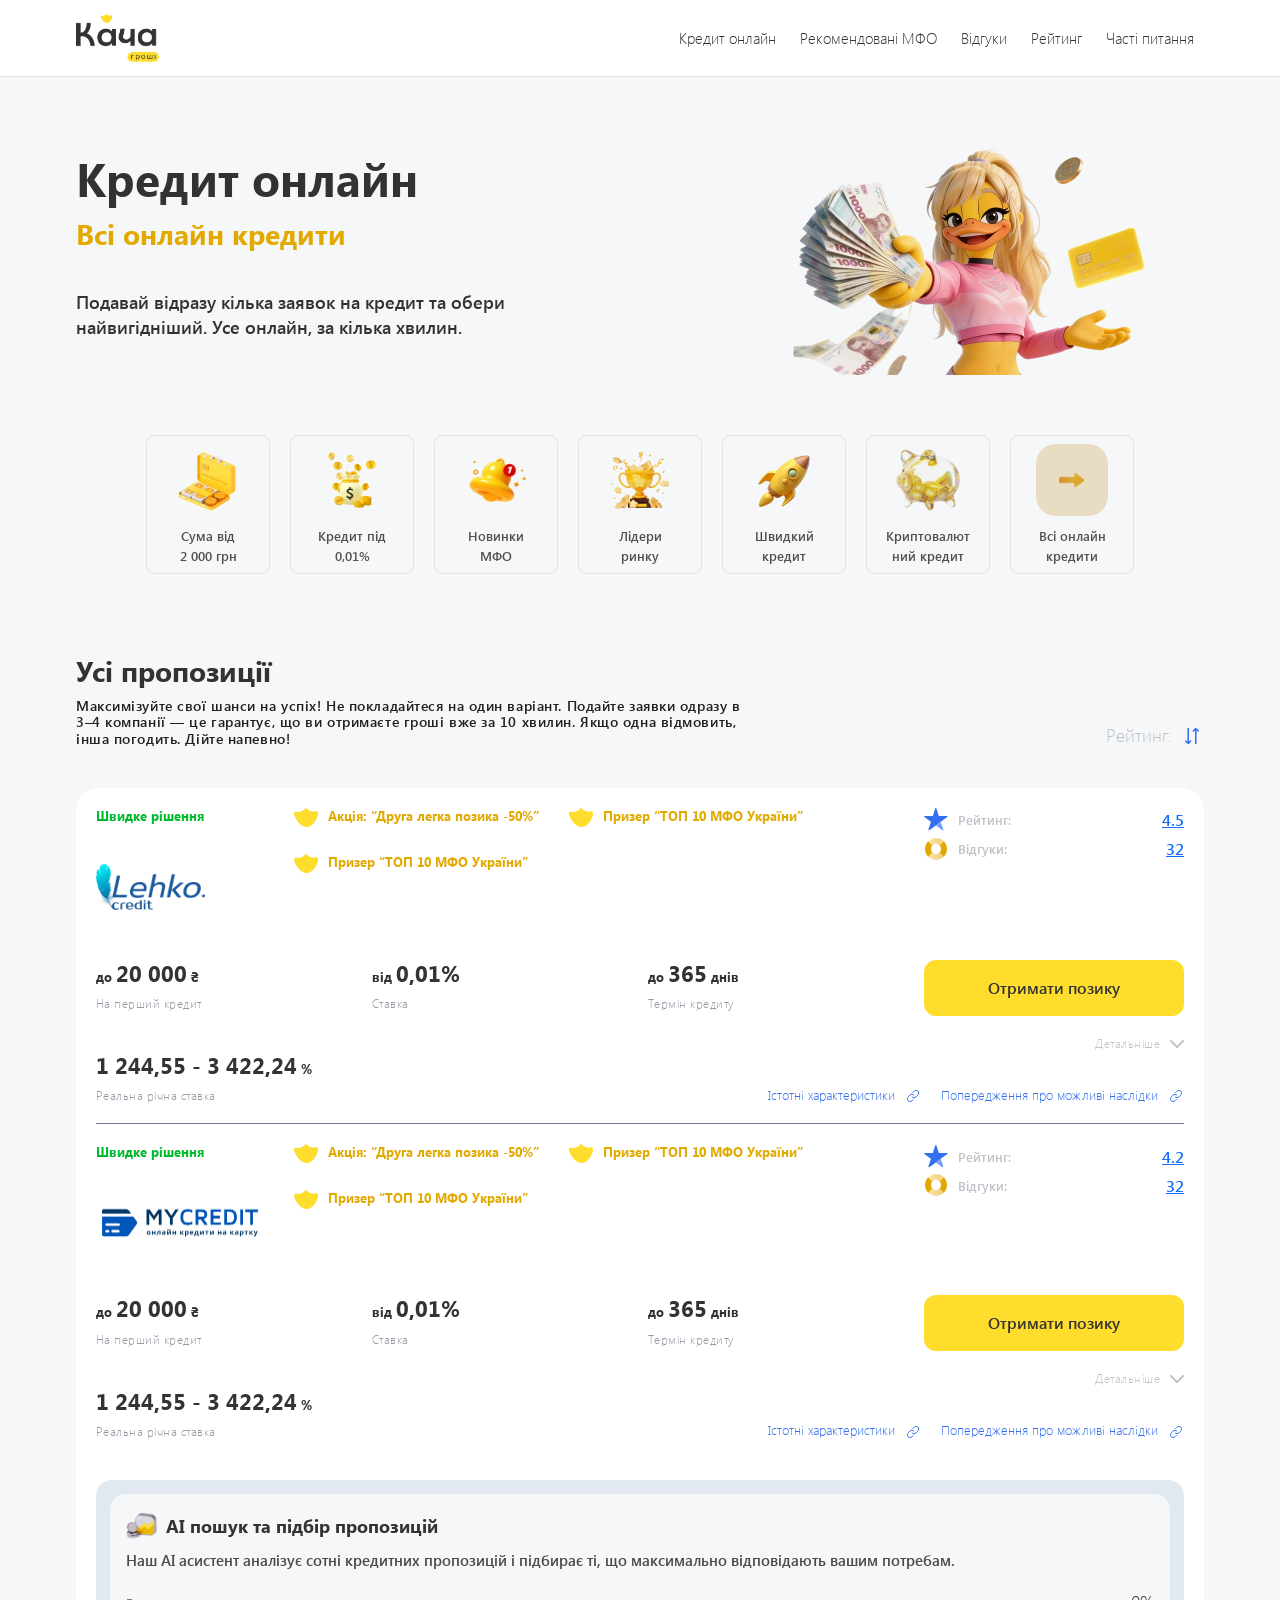
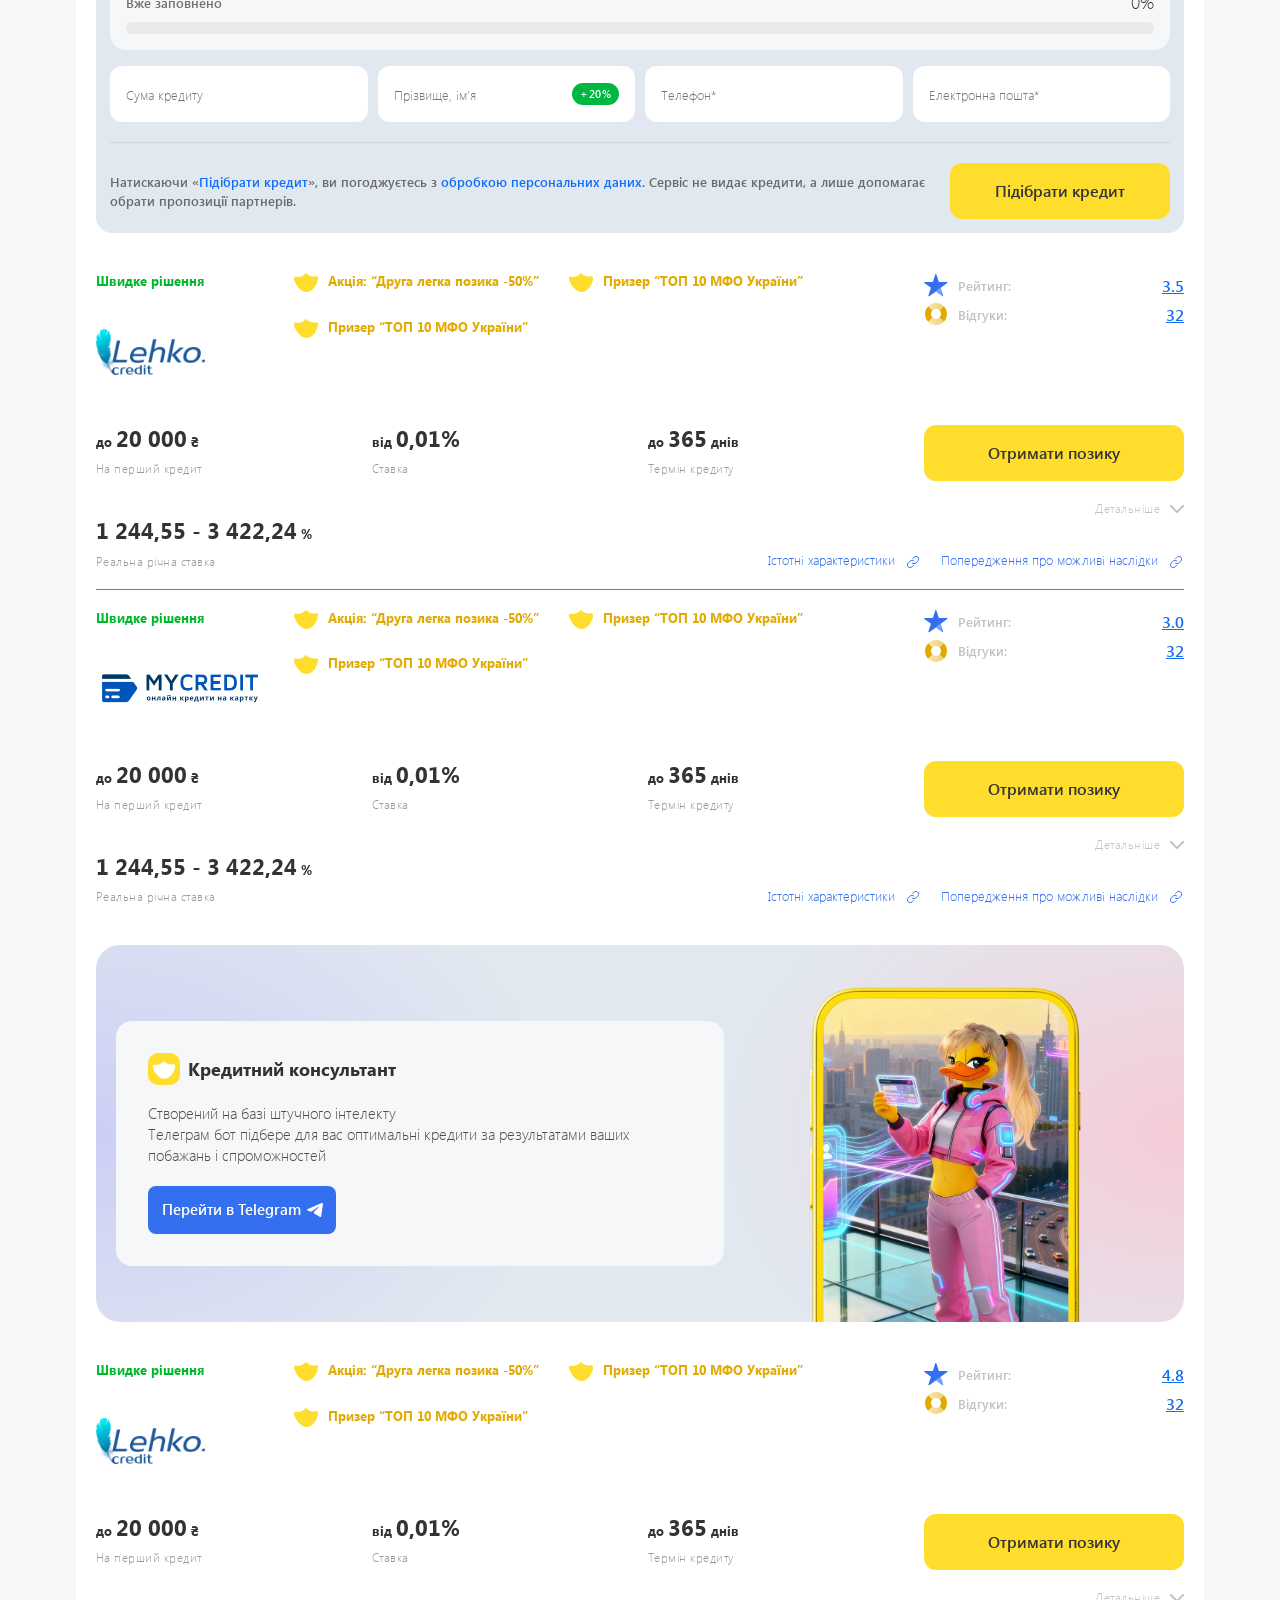
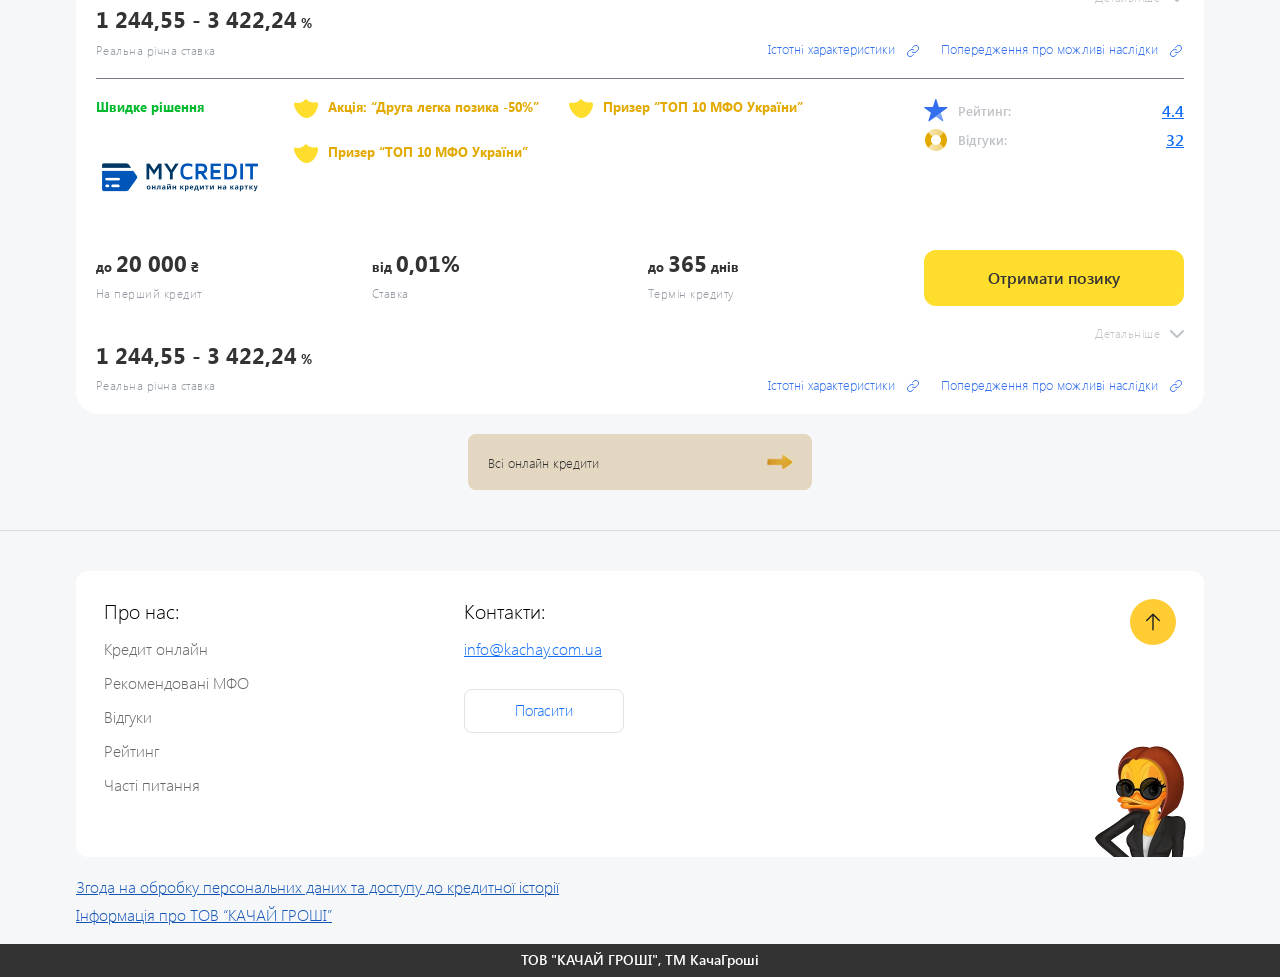
<file: index_3.html>
<!DOCTYPE html>
<html lang="Es">

<head>
  <!-- meta -->
  <meta charset="utf-8">
  <meta name="description" content="">
  <meta name="keywords" content="">
  <meta name="viewport" content="width=device-width, initial-scale=1.0, maximum-scale=1.0, user-scalable=no">
  <meta name="format-detection" content="telephone=no">

  <!-- favicon -->
  <link rel="icon" type="image/png" href="./favicon/favicon-96x96.png" sizes="96x96" />
  <link rel="icon" type="image/svg+xml" href="./favicon/favicon.svg" />
  <link rel="shortcut icon" href="./favicon/favicon.ico" />
  <link rel="apple-touch-icon" sizes="180x180" href="./favicon/apple-touch-icon.png" />
  <link rel="manifest" href="./favicon/site.webmanifest" />

  <!-- style -->
  <link rel="stylesheet" href="https://cdn.jsdelivr.net/npm/swiper@11/swiper-bundle.min.css" />
  <link rel="stylesheet" href="./css/main/style.css">

  <!-- title -->
  <title>Кредит онлайн</title>

</head>

<body>

  <header class="header">
    <div class="container">
      <div class="header__inner">
        <a class="header__logo" href="#">
          <img src="./img/logo.webp" width="83" height="48" alt="Кача гроші">
        </a>

        <nav class="header__nav">
          <a href="#loan-selection">Кредит онлайн</a>
          <a href="#recommendations">Рекомендовані МФО</a>
          <a href="#reviews">Відгуки</a>
          <a href="#rating">Рейтинг</a>
          <!-- <a href="#">Сервіси та послуги</a>
          <a href="#">Статті</a> -->
          <a href="#faq">Часті питання</a>
        </nav>

        <button class="header__burger" type="button" aria-label="Відкрити меню">
          <span></span>
        </button>
      </div>
    </div>

    <div class="mobile-menu">
      <nav class="mobile-menu__nav">
        <a href="#loan-selection">Кредит онлайн</a>
        <a href="#recommendations">Рекомендовані МФО</a>
        <a href="#reviews">Відгуки</a>
        <a href="#rating">Рейтинг</a>
        <!-- <a href="#">Сервіси та послуги</a>
        <a href="#">Статті</a> -->
        <a href="#faq">Часті питання</a>
      </nav>

      <a class="mobile-menu__all" href="#">
        Всі онлайн кредити
        <span></span>
      </a>
    </div>
  </header>

  <section class="hero-additional">
    <div class="container">
      <div class="hero-additional__inner">
        <div class="hero-additional__top">

          <div class="hero-additional__content">
            <h1 class="hero-additional__title">Кредит онлайн</h1>

            <div class="hero-additional__subtitle">
              Всі онлайн кредити
            </div>

            <p class="hero-additional__text">
              Подавай відразу кілька заявок на кредит та обери найвигідніший. Усе онлайн, за кілька хвилин.
            </p>
          </div>

          <picture class="hero-additional__img">
            <source srcset="./img/banner_3_mob.webp" media="(max-width: 767px)">
            <img src="./img/banner_3.webp" width="455" height="258" alt="banner">
          </picture>
        </div>

        <div class="hero-article__categories">
          <a class="hero-category" href="#">
            <img src="./img/category-1.webp" width="72" height="72" alt="">
            <span>Сума від<br> 2 000 грн</span>
          </a>

          <a class="hero-category" href="#">
            <img src="./img/category-2.webp" width="72" height="72" alt="">
            <span>Кредит під<br> 0,01%</span>
          </a>

          <a class="hero-category" href="#">
            <img src="./img/category-3.webp" width="72" height="72" alt="">
            <span>Новинки<br> МФО</span>
          </a>

          <a class="hero-category" href="#">
            <img src="./img/category-4.webp" width="72" height="72" alt="">
            <span>Лідери<br> ринку</span>
          </a>

          <a class="hero-category" href="#">
            <img src="./img/category-5.webp" width="72" height="72" alt="">
            <span>Швидкий<br> кредит</span>
          </a>

          <a class="hero-category" href="#">
            <img src="./img/category-6.webp" width="72" height="72" alt="">
            <span>Криптовалют<br>ний кредит</span>
          </a>

          <a class="hero-category hero-category--all" href="#">
            <span>Всі онлайн<br> кредити</span>
            <i></i>
          </a>
        </div>
      </div>
    </div>
  </section>

  <section class="offers">
    <div class="container">
      <div class="offers__head">
        <div>
          <h2 class="offers__title">Усі пропозиції</h2>
          <p class="offers__text">
            Максимізуйте свої шанси на успіх! Не покладайтеся на один варіант.
            Подайте заявки одразу в 3–4 компанії — це гарантує, що ви отримаєте гроші вже за 10 хвилин.
            Якщо одна відмовить, інша погодить. Дійте напевно!
          </p>
        </div>

        <button class="offers__sort" type="button">
          <span class="offers__sort-text">Рейтинг:</span>
          <span class="offers__sort-icon">
            <svg width="20" height="20" viewBox="0 0 20 20" fill="none" xmlns="http://www.w3.org/2000/svg">
              <path d="M3.75 15L6.25 17.5L8.75 15M6.25 17.5V2.5M16.25 5L13.75 2.5L11.25 5M13.75 2.5V17.5"
                stroke="#336FEE" stroke-width="1.5" stroke-linecap="round" stroke-linejoin="round" />
            </svg>
          </span>
        </button>
      </div>

      <div class="offers__list">
        <article class="offer-card" data-rating="4.5">
          <div class="offer-card__top">
            <div class="offer-card__left">
              <div class="offer-card__label">Швидке рішення</div>
              <img class="offer-card__logo" src="./img/offer-logo-1.png" alt="Lehko Credit">
            </div>

            <div class="offer-card__badges">
              <span>Акція: “Друга легка позика -50%”</span>
              <span>Призер “ТОП 10 МФО України”</span>
              <span>Призер “ТОП 10 МФО України”</span>
            </div>

            <div class="offer-card__rating">
              <div class="offer-card__rating-row offer-card__rating-row--star">
                <span>Рейтинг:</span>
                <a href="#">4.5</a>
              </div>
              <div class="offer-card__rating-row offer-card__rating-row--reviews">
                <span>Відгуки:</span>
                <a href="#">32</a>
              </div>
            </div>
          </div>

          <div class="offer-card__main">
            <div class="offer-card__params">
              <div class="offer-card__param">
                <div class="offer-card__param-top">до <span>20 000</span> ₴</div>
                <div class="offer-card__param-about">На перший кредит</div>
              </div>

              <div class="offer-card__param">
                <div class="offer-card__param-top">від <span>0,01%</span></div>
                <div class="offer-card__param-about">Ставка</div>
              </div>

              <div class="offer-card__param">
                <div class="offer-card__param-top">до <span>365</span> днів</div>
                <div class="offer-card__param-about">Термін кредиту</div>
              </div>

              <div class="offer-card__param offer-card__param--full">
                <div class="offer-card__param-top"><span>1 244,55 - 3 422,24</span> %</div>
                <div class="offer-card__param-about">Реальна річна ставка</div>
              </div>
            </div>

            <div class="offer-card__action">
              <a class="offer-card__btn" href="#">Отримати позику</a>

              <button class="offer-card__more" type="button">
                Детальніше
                <span></span>
              </button>
            </div>
          </div>

          <div class="offer-card__details">
            <div class="offer-card__notice">
              <h3>Повторний кредит</h3>
              <strong>Знижка 50%</strong>
              <p>До <span>50 000₴</span>, ставка в день від <span>1%</span>, строк кредитування до <span>365 днів</span>
              </p>
            </div>

            <div class="offer-card__details-grid">
              <div>
                <h4>Необхідні документи</h4>
                <p>Паспорт громадянина України</p>
                <p>ІПН</p>
              </div>

              <div>
                <h4>Дострокове погашення</h4>
                <p>Доступно</p>
              </div>

              <div>
                <h4>Дострокове погашення</h4>
                <p>Доступно</p>
              </div>

              <div>
                <h4>Вікові обмеження</h4>
                <p>Паспорт гр18-65 років</p>
              </div>

              <div>
                <h4>Кредитна історія</h4>
                <p>Будь яка</p>
              </div>

              <div>
                <h4>Метод погашення</h4>
                <p>Банківські реквізити</p>
                <p>Онлайн в особистому кабінеті</p>
                <p>Термінали самообслуговування</p>
              </div>

              <div>
                <h4>Працевлаштування</h4>
                <p>Не обовʼязкове</p>
              </div>

              <div>
                <h4>Отримання коштів</h4>
                <p>Онлайн на картку</p>
              </div>

              <div>
                <a class="offer-card__details-link" href="#">Детальніше про МФО</a>
              </div>
            </div>

            <div class="offer-card__param offer-card__param--bottom">
              <div class="offer-card__param-top"><span>1 244,55 - 3 422,24</span> %</div>
              <div class="offer-card__param-about">Реальна річна ставка</div>
            </div>
          </div>

          <div class="offer-card__links">
            <a href="#">Істотні характеристики</a>
            <a href="#">Попередження про можливі наслідки</a>
          </div>

        </article>

        <article class="offer-card" data-rating="4.2">
          <div class="offer-card__top">
            <div class="offer-card__left">
              <div class="offer-card__label">Швидке рішення</div>
              <img class="offer-card__logo" src="./img/offer-logo-2.png" alt="MI Credit">
            </div>

            <div class="offer-card__badges">
              <span>Акція: “Друга легка позика -50%”</span>
              <span>Призер “ТОП 10 МФО України”</span>
              <span>Призер “ТОП 10 МФО України”</span>
            </div>

            <div class="offer-card__rating">
              <div class="offer-card__rating-row offer-card__rating-row--star">
                <span>Рейтинг:</span>
                <a href="#">4.2</a>
              </div>
              <div class="offer-card__rating-row offer-card__rating-row--reviews">
                <span>Відгуки:</span>
                <a href="#">32</a>
              </div>
            </div>
          </div>

          <div class="offer-card__main">
            <div class="offer-card__params">
              <div class="offer-card__param">
                <div class="offer-card__param-top">до <span>20 000</span> ₴</div>
                <div class="offer-card__param-about">На перший кредит</div>
              </div>

              <div class="offer-card__param">
                <div class="offer-card__param-top">від <span>0,01%</span></div>
                <div class="offer-card__param-about">Ставка</div>
              </div>

              <div class="offer-card__param">
                <div class="offer-card__param-top">до <span>365</span> днів</div>
                <div class="offer-card__param-about">Термін кредиту</div>
              </div>

              <div class="offer-card__param offer-card__param--full">
                <div class="offer-card__param-top"><span>1 244,55 - 3 422,24</span> %</div>
                <div class="offer-card__param-about">Реальна річна ставка</div>
              </div>
            </div>

            <div class="offer-card__action">
              <a class="offer-card__btn" href="#">Отримати позику</a>

              <button class="offer-card__more" type="button">
                Детальніше
                <span></span>
              </button>
            </div>
          </div>

          <div class="offer-card__details">
            <div class="offer-card__notice">
              <h3>Повторний кредит</h3>
              <strong>Знижка 50%</strong>
              <p>До <span>50 000₴</span>, ставка в день від <span>1%</span>, строк кредитування до <span>365 днів</span>
              </p>
            </div>

            <div class="offer-card__details-grid">
              <div>
                <h4>Необхідні документи</h4>
                <p>Паспорт громадянина України</p>
                <p>ІПН</p>
              </div>

              <div>
                <h4>Дострокове погашення</h4>
                <p>Доступно</p>
              </div>

              <div>
                <h4>Дострокове погашення</h4>
                <p>Доступно</p>
              </div>

              <div>
                <h4>Вікові обмеження</h4>
                <p>Паспорт гр18-65 років</p>
              </div>

              <div>
                <h4>Кредитна історія</h4>
                <p>Будь яка</p>
              </div>

              <div>
                <h4>Метод погашення</h4>
                <p>Банківські реквізити</p>
                <p>Онлайн в особистому кабінеті</p>
                <p>Термінали самообслуговування</p>
              </div>

              <div>
                <h4>Працевлаштування</h4>
                <p>Не обовʼязкове</p>
              </div>

              <div>
                <h4>Отримання коштів</h4>
                <p>Онлайн на картку</p>
              </div>

              <div>
                <a class="offer-card__details-link" href="#">Детальніше про МФО</a>
              </div>
            </div>

            <div class="offer-card__param offer-card__param--bottom">
              <div class="offer-card__param-top"><span>1 244,55 - 3 422,24</span> %</div>
              <div class="offer-card__param-about">Реальна річна ставка</div>
            </div>
          </div>

          <div class="offer-card__links">
            <a href="#">Істотні характеристики</a>
            <a href="#">Попередження про можливі наслідки</a>
          </div>

        </article>

        <form class="offers-form" action="#" method="post">
          <div class="offers-form__info">
            <h3>AI пошук та підбір пропозицій</h3>
            <p>
              Наш AI асистент аналізує сотні кредитних пропозицій і підбирає ті,
              що максимально відповідають вашим потребам.
            </p>

            <div class="offers-form__progress">
              <div class="offers-form__progress-head">
                <span>Вже заповнено</span>
                <strong>5%</strong>
              </div>
              <div class="offers-form__progress-line">
                <span></span>
              </div>
            </div>
          </div>

          <div class="offers-form__fields">
            <input type="text" name="amount" placeholder="Сума кредиту">
            <label class="offers-form__field-wrap">
              <input type="text" name="full_name" placeholder="Прізвище, ім’я">
              <span class="offers-form__bonus">+20%</span>
            </label>
            <input type="tel" name="phone" placeholder="Телефон*">
            <input type="email" name="email" placeholder="Електронна пошта*">
          </div>

          <div class="offers-form__bottom">
            <p>
              Натискаючи «<span>Підібрати кредит</span>», ви погоджуєтесь з
              <a href="#">обробкою персональних даних</a>. Сервіс не видає кредити, а лише допомагає обрати пропозиції
              партнерів.
            </p>

            <button type="submit">Підібрати кредит</button>
          </div>
        </form>

        <article class="offer-card" data-rating="3.5">
          <div class="offer-card__top">
            <div class="offer-card__left">
              <div class="offer-card__label">Швидке рішення</div>
              <img class="offer-card__logo" src="./img/offer-logo-1.png" alt="Lehko Credit">
            </div>

            <div class="offer-card__badges">
              <span>Акція: “Друга легка позика -50%”</span>
              <span>Призер “ТОП 10 МФО України”</span>
              <span>Призер “ТОП 10 МФО України”</span>
            </div>

            <div class="offer-card__rating">
              <div class="offer-card__rating-row offer-card__rating-row--star">
                <span>Рейтинг:</span>
                <a href="#">3.5</a>
              </div>
              <div class="offer-card__rating-row offer-card__rating-row--reviews">
                <span>Відгуки:</span>
                <a href="#">32</a>
              </div>
            </div>
          </div>

          <div class="offer-card__main">
            <div class="offer-card__params">
              <div class="offer-card__param">
                <div class="offer-card__param-top">до <span>20 000</span> ₴</div>
                <div class="offer-card__param-about">На перший кредит</div>
              </div>

              <div class="offer-card__param">
                <div class="offer-card__param-top">від <span>0,01%</span></div>
                <div class="offer-card__param-about">Ставка</div>
              </div>

              <div class="offer-card__param">
                <div class="offer-card__param-top">до <span>365</span> днів</div>
                <div class="offer-card__param-about">Термін кредиту</div>
              </div>

              <div class="offer-card__param offer-card__param--full">
                <div class="offer-card__param-top"><span>1 244,55 - 3 422,24</span> %</div>
                <div class="offer-card__param-about">Реальна річна ставка</div>
              </div>
            </div>

            <div class="offer-card__action">
              <a class="offer-card__btn" href="#">Отримати позику</a>

              <button class="offer-card__more" type="button">
                Детальніше
                <span></span>
              </button>
            </div>
          </div>

          <div class="offer-card__details">
            <div class="offer-card__notice">
              <h3>Повторний кредит</h3>
              <strong>Знижка 50%</strong>
              <p>До <span>50 000₴</span>, ставка в день від <span>1%</span>, строк кредитування до <span>365 днів</span>
              </p>
            </div>

            <div class="offer-card__details-grid">
              <div>
                <h4>Необхідні документи</h4>
                <p>Паспорт громадянина України</p>
                <p>ІПН</p>
              </div>

              <div>
                <h4>Дострокове погашення</h4>
                <p>Доступно</p>
              </div>

              <div>
                <h4>Дострокове погашення</h4>
                <p>Доступно</p>
              </div>

              <div>
                <h4>Вікові обмеження</h4>
                <p>Паспорт гр18-65 років</p>
              </div>

              <div>
                <h4>Кредитна історія</h4>
                <p>Будь яка</p>
              </div>

              <div>
                <h4>Метод погашення</h4>
                <p>Банківські реквізити</p>
                <p>Онлайн в особистому кабінеті</p>
                <p>Термінали самообслуговування</p>
              </div>

              <div>
                <h4>Працевлаштування</h4>
                <p>Не обовʼязкове</p>
              </div>

              <div>
                <h4>Отримання коштів</h4>
                <p>Онлайн на картку</p>
              </div>

              <div>
                <a class="offer-card__details-link" href="#">Детальніше про МФО</a>
              </div>
            </div>

            <div class="offer-card__param offer-card__param--bottom">
              <div class="offer-card__param-top"><span>1 244,55 - 3 422,24</span> %</div>
              <div class="offer-card__param-about">Реальна річна ставка</div>
            </div>
          </div>

          <div class="offer-card__links">
            <a href="#">Істотні характеристики</a>
            <a href="#">Попередження про можливі наслідки</a>
          </div>

        </article>

        <article class="offer-card" data-rating="3.0">
          <div class="offer-card__top">
            <div class="offer-card__left">
              <div class="offer-card__label">Швидке рішення</div>
              <img class="offer-card__logo" src="./img/offer-logo-2.png" alt="MI Credit">
            </div>

            <div class="offer-card__badges">
              <span>Акція: “Друга легка позика -50%”</span>
              <span>Призер “ТОП 10 МФО України”</span>
              <span>Призер “ТОП 10 МФО України”</span>
            </div>

            <div class="offer-card__rating">
              <div class="offer-card__rating-row offer-card__rating-row--star">
                <span>Рейтинг:</span>
                <a href="#">3.0</a>
              </div>
              <div class="offer-card__rating-row offer-card__rating-row--reviews">
                <span>Відгуки:</span>
                <a href="#">32</a>
              </div>
            </div>
          </div>

          <div class="offer-card__main">
            <div class="offer-card__params">
              <div class="offer-card__param">
                <div class="offer-card__param-top">до <span>20 000</span> ₴</div>
                <div class="offer-card__param-about">На перший кредит</div>
              </div>

              <div class="offer-card__param">
                <div class="offer-card__param-top">від <span>0,01%</span></div>
                <div class="offer-card__param-about">Ставка</div>
              </div>

              <div class="offer-card__param">
                <div class="offer-card__param-top">до <span>365</span> днів</div>
                <div class="offer-card__param-about">Термін кредиту</div>
              </div>

              <div class="offer-card__param offer-card__param--full">
                <div class="offer-card__param-top"><span>1 244,55 - 3 422,24</span> %</div>
                <div class="offer-card__param-about">Реальна річна ставка</div>
              </div>
            </div>

            <div class="offer-card__action">
              <a class="offer-card__btn" href="#">Отримати позику</a>

              <button class="offer-card__more" type="button">
                Детальніше
                <span></span>
              </button>
            </div>
          </div>

          <div class="offer-card__details">
            <div class="offer-card__notice">
              <h3>Повторний кредит</h3>
              <strong>Знижка 50%</strong>
              <p>До <span>50 000₴</span>, ставка в день від <span>1%</span>, строк кредитування до <span>365 днів</span>
              </p>
            </div>

            <div class="offer-card__details-grid">
              <div>
                <h4>Необхідні документи</h4>
                <p>Паспорт громадянина України</p>
                <p>ІПН</p>
              </div>

              <div>
                <h4>Дострокове погашення</h4>
                <p>Доступно</p>
              </div>

              <div>
                <h4>Дострокове погашення</h4>
                <p>Доступно</p>
              </div>

              <div>
                <h4>Вікові обмеження</h4>
                <p>Паспорт гр18-65 років</p>
              </div>

              <div>
                <h4>Кредитна історія</h4>
                <p>Будь яка</p>
              </div>

              <div>
                <h4>Метод погашення</h4>
                <p>Банківські реквізити</p>
                <p>Онлайн в особистому кабінеті</p>
                <p>Термінали самообслуговування</p>
              </div>

              <div>
                <h4>Працевлаштування</h4>
                <p>Не обовʼязкове</p>
              </div>

              <div>
                <h4>Отримання коштів</h4>
                <p>Онлайн на картку</p>
              </div>

              <div>
                <a class="offer-card__details-link" href="#">Детальніше про МФО</a>
              </div>
            </div>

            <div class="offer-card__param offer-card__param--bottom">
              <div class="offer-card__param-top"><span>1 244,55 - 3 422,24</span> %</div>
              <div class="offer-card__param-about">Реальна річна ставка</div>
            </div>
          </div>

          <div class="offer-card__links">
            <a href="#">Істотні характеристики</a>
            <a href="#">Попередження про можливі наслідки</a>
          </div>

        </article>

        <div class="offers-consultant">
          <div class="offers-consultant__card">
            <div class="offers-consultant__content">
              <div class="offers-consultant__head">
                <img src="./img/consultant-icon.svg" alt="">
                <h3>Кредитний консультант</h3>
              </div>

              <p>
                Створений на базі штучного інтелекту<br>
                Телеграм бот підбере для вас оптимальні кредити за результатами ваших побажань і спроможностей
              </p>

              <a href="#">
                Перейти в Telegram
                <svg width="16" height="14" viewBox="0 0 16 14" fill="none" xmlns="http://www.w3.org/2000/svg">
                  <path
                    d="M15.9866 1.20879C16.1112 0.403318 15.3454 -0.232446 14.6292 0.0819956L0.364818 6.34484C-0.148772 6.57034 -0.111204 7.34826 0.421467 7.51789L3.36315 8.45467C3.92458 8.63347 4.53253 8.54102 5.02279 8.20231L11.655 3.62027C11.855 3.4821 12.073 3.76646 11.9021 3.94263L7.12811 8.86465C6.66501 9.34211 6.75693 10.1512 7.31397 10.5005L12.659 13.8523C13.2585 14.2282 14.0297 13.8506 14.1418 13.1261L15.9866 1.20879Z"
                    fill="white" />
                </svg>
              </a>
            </div>

            <img class="offers-consultant__img" src="./img/consultant-phone.webp" alt="">
          </div>
        </div>

        <article class="offer-card" data-rating="4.8">
          <div class="offer-card__top">
            <div class="offer-card__left">
              <div class="offer-card__label">Швидке рішення</div>
              <img class="offer-card__logo" src="./img/offer-logo-1.png" alt="Lehko Credit">
            </div>

            <div class="offer-card__badges">
              <span>Акція: “Друга легка позика -50%”</span>
              <span>Призер “ТОП 10 МФО України”</span>
              <span>Призер “ТОП 10 МФО України”</span>
            </div>

            <div class="offer-card__rating">
              <div class="offer-card__rating-row offer-card__rating-row--star">
                <span>Рейтинг:</span>
                <a href="#">4.8</a>
              </div>
              <div class="offer-card__rating-row offer-card__rating-row--reviews">
                <span>Відгуки:</span>
                <a href="#">32</a>
              </div>
            </div>
          </div>

          <div class="offer-card__main">
            <div class="offer-card__params">
              <div class="offer-card__param">
                <div class="offer-card__param-top">до <span>20 000</span> ₴</div>
                <div class="offer-card__param-about">На перший кредит</div>
              </div>

              <div class="offer-card__param">
                <div class="offer-card__param-top">від <span>0,01%</span></div>
                <div class="offer-card__param-about">Ставка</div>
              </div>

              <div class="offer-card__param">
                <div class="offer-card__param-top">до <span>365</span> днів</div>
                <div class="offer-card__param-about">Термін кредиту</div>
              </div>

              <div class="offer-card__param offer-card__param--full">
                <div class="offer-card__param-top"><span>1 244,55 - 3 422,24</span> %</div>
                <div class="offer-card__param-about">Реальна річна ставка</div>
              </div>
            </div>

            <div class="offer-card__action">
              <a class="offer-card__btn" href="#">Отримати позику</a>

              <button class="offer-card__more" type="button">
                Детальніше
                <span></span>
              </button>
            </div>
          </div>

          <div class="offer-card__details">
            <div class="offer-card__notice">
              <h3>Повторний кредит</h3>
              <strong>Знижка 50%</strong>
              <p>До <span>50 000₴</span>, ставка в день від <span>1%</span>, строк кредитування до <span>365 днів</span>
              </p>
            </div>

            <div class="offer-card__details-grid">
              <div>
                <h4>Необхідні документи</h4>
                <p>Паспорт громадянина України</p>
                <p>ІПН</p>
              </div>

              <div>
                <h4>Дострокове погашення</h4>
                <p>Доступно</p>
              </div>

              <div>
                <h4>Дострокове погашення</h4>
                <p>Доступно</p>
              </div>

              <div>
                <h4>Вікові обмеження</h4>
                <p>Паспорт гр18-65 років</p>
              </div>

              <div>
                <h4>Кредитна історія</h4>
                <p>Будь яка</p>
              </div>

              <div>
                <h4>Метод погашення</h4>
                <p>Банківські реквізити</p>
                <p>Онлайн в особистому кабінеті</p>
                <p>Термінали самообслуговування</p>
              </div>

              <div>
                <h4>Працевлаштування</h4>
                <p>Не обовʼязкове</p>
              </div>

              <div>
                <h4>Отримання коштів</h4>
                <p>Онлайн на картку</p>
              </div>

              <div>
                <a class="offer-card__details-link" href="#">Детальніше про МФО</a>
              </div>
            </div>

            <div class="offer-card__param offer-card__param--bottom">
              <div class="offer-card__param-top"><span>1 244,55 - 3 422,24</span> %</div>
              <div class="offer-card__param-about">Реальна річна ставка</div>
            </div>
          </div>

          <div class="offer-card__links">
            <a href="#">Істотні характеристики</a>
            <a href="#">Попередження про можливі наслідки</a>
          </div>

        </article>

        <article class="offer-card" data-rating="4.4">
          <div class="offer-card__top">
            <div class="offer-card__left">
              <div class="offer-card__label">Швидке рішення</div>
              <img class="offer-card__logo" src="./img/offer-logo-2.png" alt="MI Credit">
            </div>

            <div class="offer-card__badges">
              <span>Акція: “Друга легка позика -50%”</span>
              <span>Призер “ТОП 10 МФО України”</span>
              <span>Призер “ТОП 10 МФО України”</span>
            </div>

            <div class="offer-card__rating">
              <div class="offer-card__rating-row offer-card__rating-row--star">
                <span>Рейтинг:</span>
                <a href="#">4.4</a>
              </div>
              <div class="offer-card__rating-row offer-card__rating-row--reviews">
                <span>Відгуки:</span>
                <a href="#">32</a>
              </div>
            </div>
          </div>

          <div class="offer-card__main">
            <div class="offer-card__params">
              <div class="offer-card__param">
                <div class="offer-card__param-top">до <span>20 000</span> ₴</div>
                <div class="offer-card__param-about">На перший кредит</div>
              </div>

              <div class="offer-card__param">
                <div class="offer-card__param-top">від <span>0,01%</span></div>
                <div class="offer-card__param-about">Ставка</div>
              </div>

              <div class="offer-card__param">
                <div class="offer-card__param-top">до <span>365</span> днів</div>
                <div class="offer-card__param-about">Термін кредиту</div>
              </div>

              <div class="offer-card__param offer-card__param--full">
                <div class="offer-card__param-top"><span>1 244,55 - 3 422,24</span> %</div>
                <div class="offer-card__param-about">Реальна річна ставка</div>
              </div>
            </div>

            <div class="offer-card__action">
              <a class="offer-card__btn" href="#">Отримати позику</a>

              <button class="offer-card__more" type="button">
                Детальніше
                <span></span>
              </button>
            </div>
          </div>

          <div class="offer-card__details">
            <div class="offer-card__notice">
              <h3>Повторний кредит</h3>
              <strong>Знижка 50%</strong>
              <p>До <span>50 000₴</span>, ставка в день від <span>1%</span>, строк кредитування до <span>365 днів</span>
              </p>
            </div>

            <div class="offer-card__details-grid">
              <div>
                <h4>Необхідні документи</h4>
                <p>Паспорт громадянина України</p>
                <p>ІПН</p>
              </div>

              <div>
                <h4>Дострокове погашення</h4>
                <p>Доступно</p>
              </div>

              <div>
                <h4>Дострокове погашення</h4>
                <p>Доступно</p>
              </div>

              <div>
                <h4>Вікові обмеження</h4>
                <p>Паспорт гр18-65 років</p>
              </div>

              <div>
                <h4>Кредитна історія</h4>
                <p>Будь яка</p>
              </div>

              <div>
                <h4>Метод погашення</h4>
                <p>Банківські реквізити</p>
                <p>Онлайн в особистому кабінеті</p>
                <p>Термінали самообслуговування</p>
              </div>

              <div>
                <h4>Працевлаштування</h4>
                <p>Не обовʼязкове</p>
              </div>

              <div>
                <h4>Отримання коштів</h4>
                <p>Онлайн на картку</p>
              </div>

              <div>
                <a class="offer-card__details-link" href="#">Детальніше про МФО</a>
              </div>
            </div>

            <div class="offer-card__param offer-card__param--bottom">
              <div class="offer-card__param-top"><span>1 244,55 - 3 422,24</span> %</div>
              <div class="offer-card__param-about">Реальна річна ставка</div>
            </div>
          </div>

          <div class="offer-card__links">
            <a href="#">Істотні характеристики</a>
            <a href="#">Попередження про можливі наслідки</a>
          </div>

        </article>

      </div>

      <a class="offers__all" href="#">
        <span>Всі онлайн кредити</span>
        <i></i>
      </a>

    </div>
  </section>

  <footer class="footer">
    <div class="container">
      <div class="footer__card">
        <div class="footer__nav">
          <h3 class="footer__title">Про нас:</h3>

          <ul class="footer__list">
            <li><a href="#loan-selection">Кредит онлайн</a></li>
            <li><a href="#recommendations">Рекомендовані МФО</a></li>
            <li><a href="#reviews">Відгуки</a></li>
            <li><a href="#rating">Рейтинг</a></li>
            <!-- <li><a href="#" target="_blank" rel="noopener noreferrer">Сервіси та послуги</a></li>
            <li><a href="#" target="_blank" rel="noopener noreferrer">Статті</a></li> -->
            <li><a href="#faq">Часті питання</a></li>
          </ul>
        </div>

        <div class="footer__contacts">
          <h3 class="footer__title">Контакти:</h3>

          <a class="footer__email" href="mailto:info@kachay.com.ua">
            info@kachay.com.ua
          </a>

          <a class="footer__complain" href="#" target="_blank" rel="noopener noreferrer">
            Погасити
          </a>
        </div>

        <button class="footer__up" type="button" aria-label="Прокрутити вгору">
          <span></span>
        </button>

        <img class="footer__duck" width="124" height="124" src="./img/footer-duck.webp" alt="manager-duck">
      </div>

      <div class="footer__links">
        <a href="#" target="_blank" rel="noopener noreferrer">Згода на обробку персональних даних та доступу до
          кредитної історії</a>
        <a href="#" target="_blank" rel="noopener noreferrer">Інформація про ТОВ “КАЧАЙ ГРОШІ”</a>
      </div>
    </div>

    <div class="footer__bottom">
      ТОВ "КАЧАЙ ГРОШІ", ТМ КачаГроші
    </div>
  </footer>

  <script type="module" src="./js/script.js"></script>
  <script src="https://cdn.jsdelivr.net/npm/swiper@11/swiper-bundle.min.js"></script>

</body>

</html>
</file>
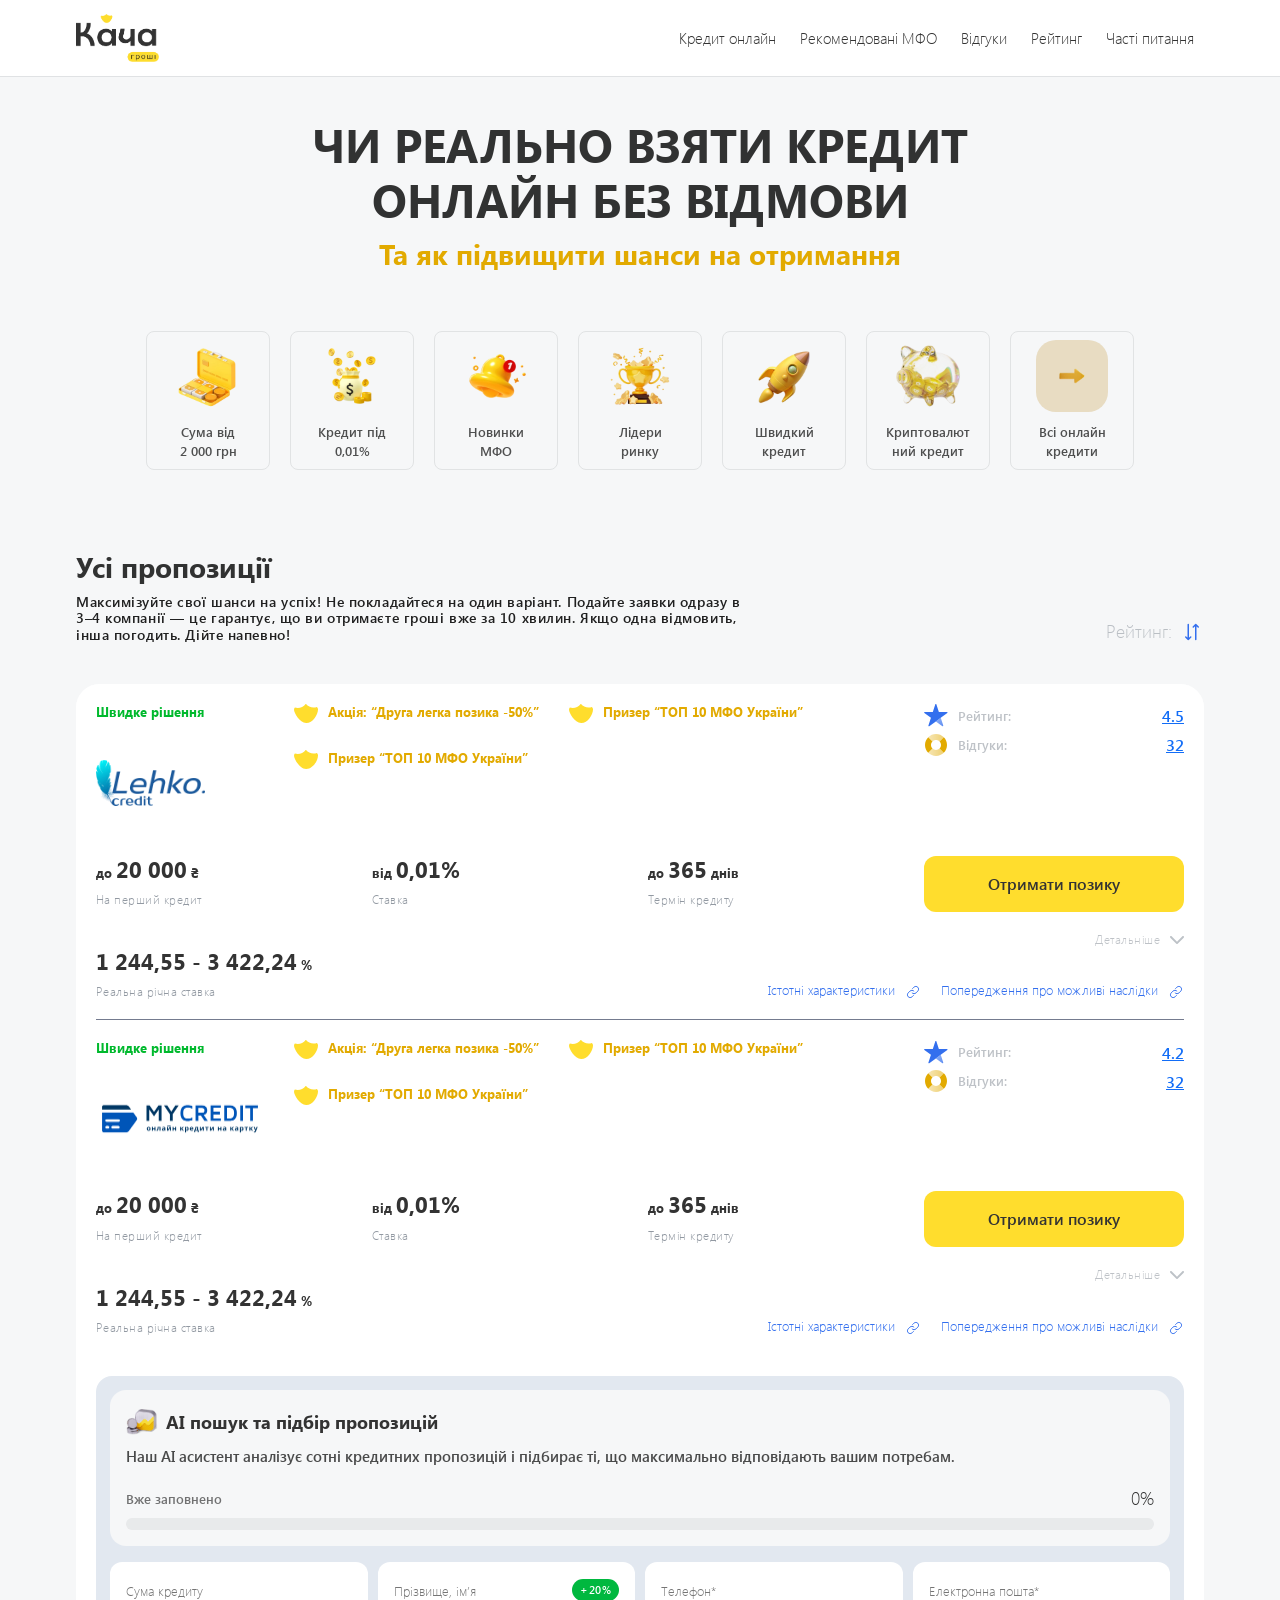
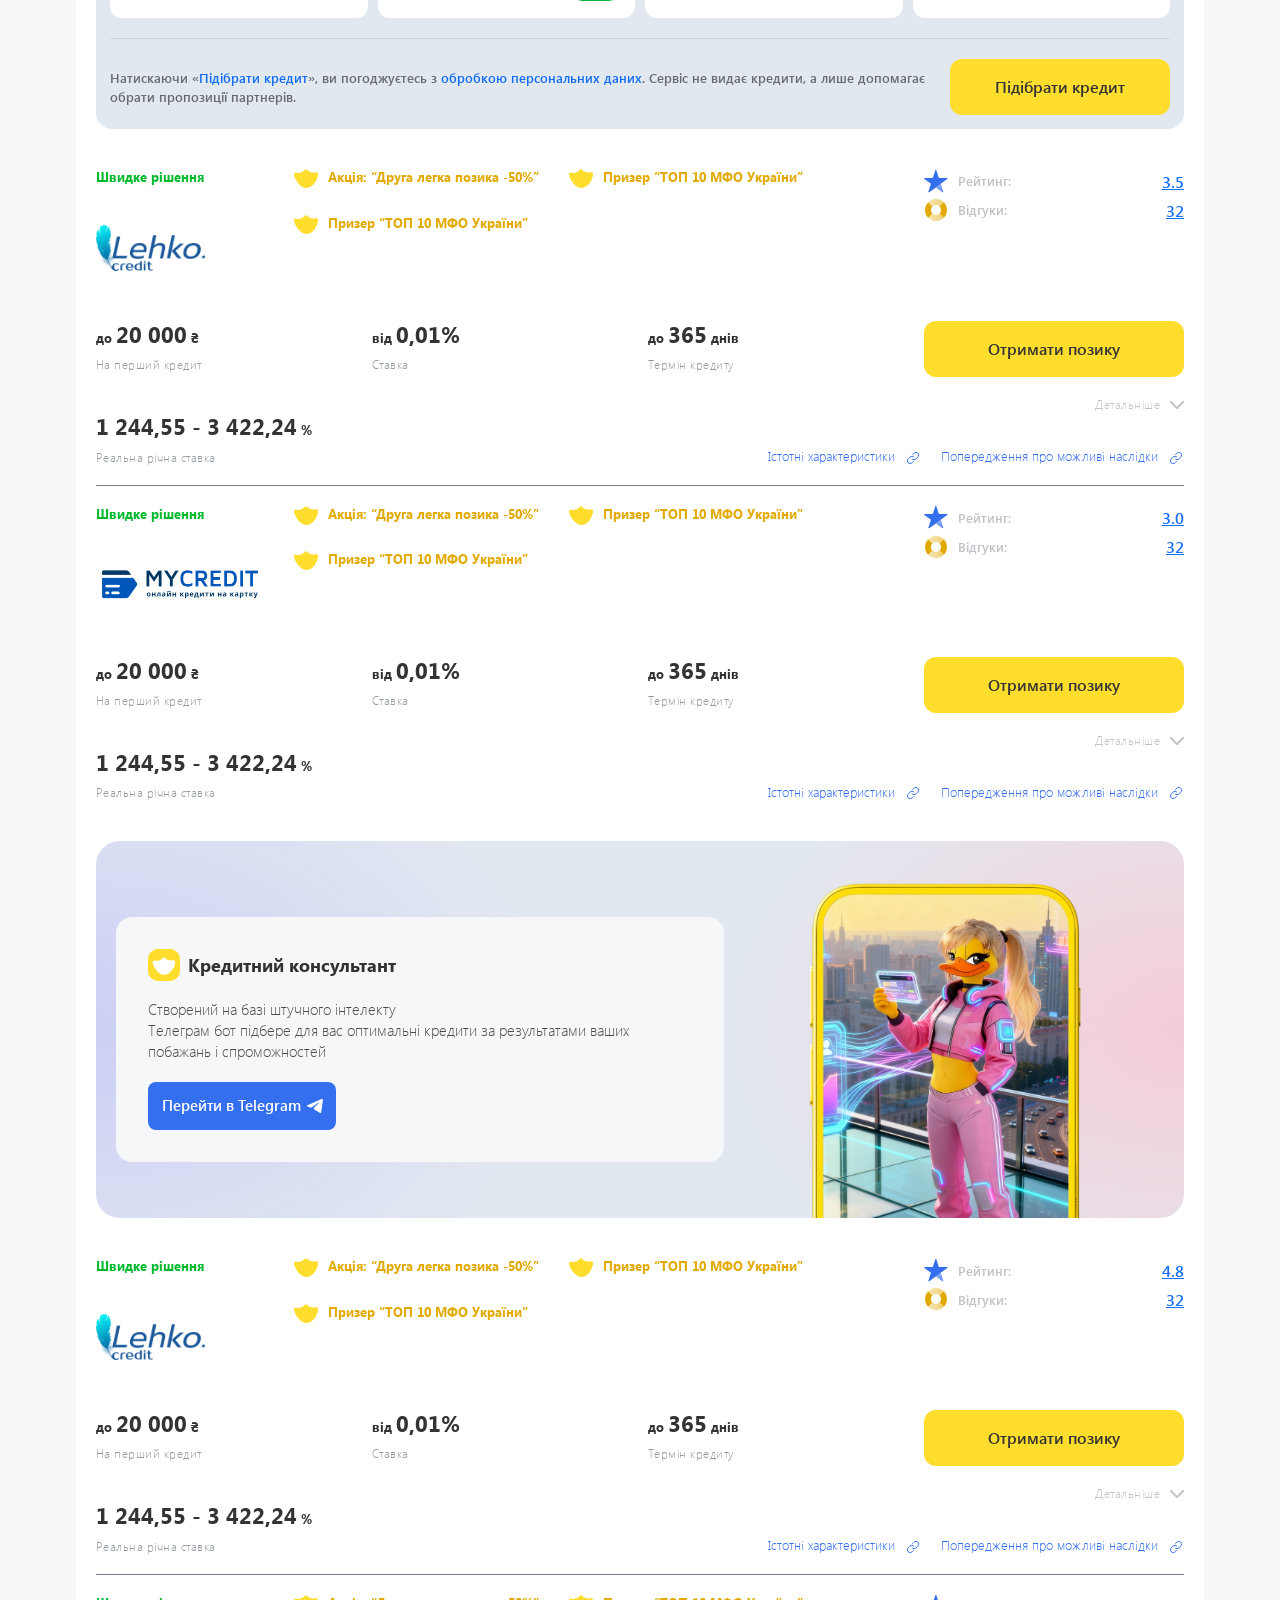
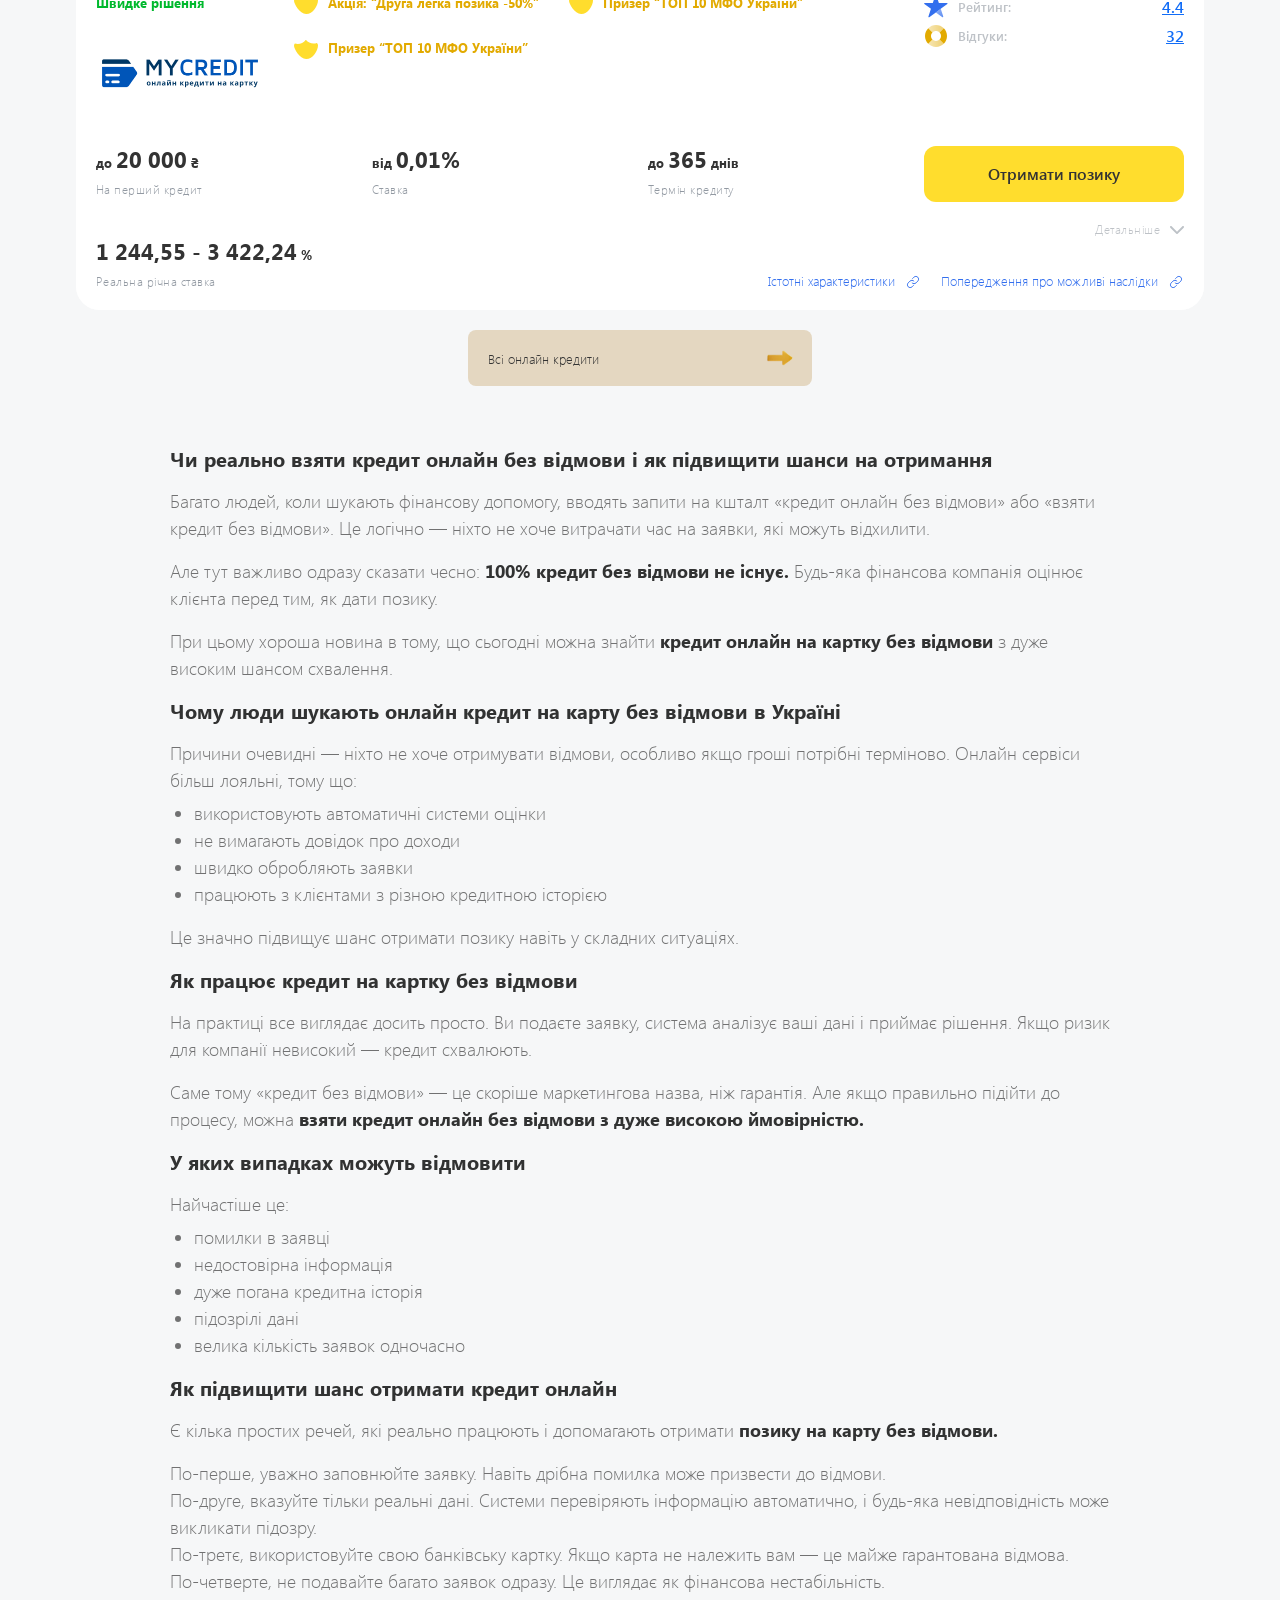
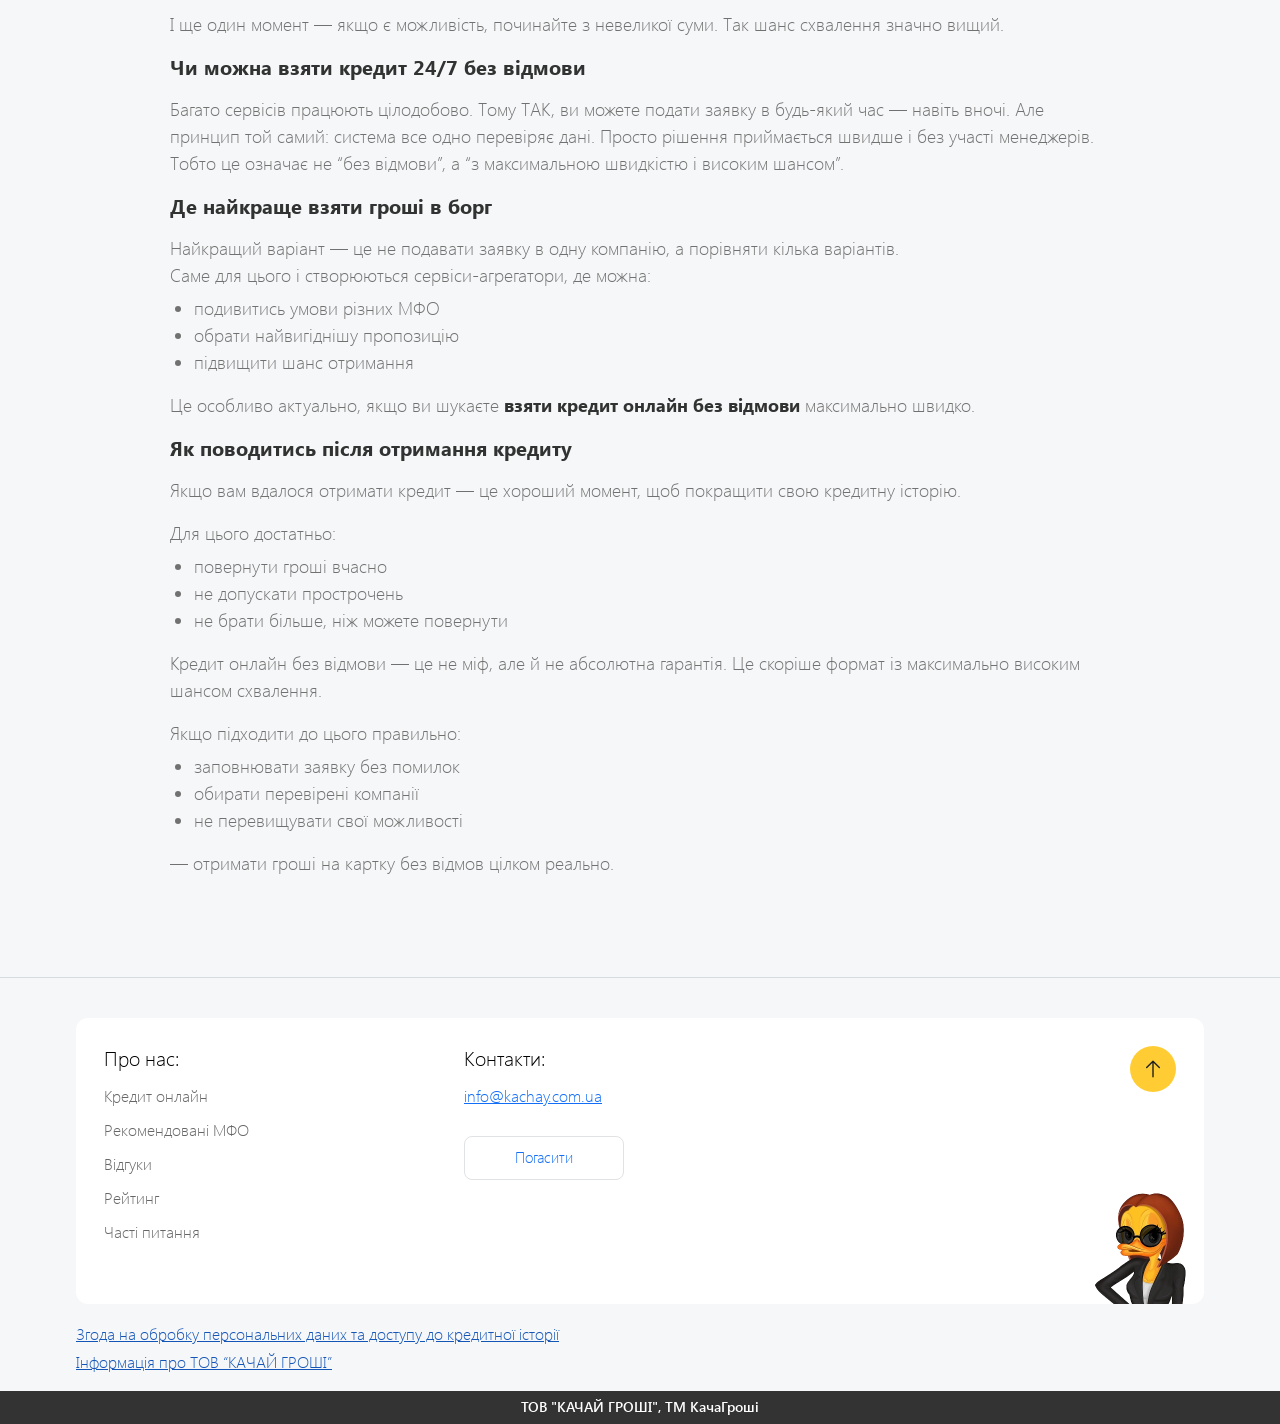
<file: index_4.html>
<!DOCTYPE html>
<html lang="Es">

<head>
  <!-- meta -->
  <meta charset="utf-8">
  <meta name="description" content="">
  <meta name="keywords" content="">
  <meta name="viewport" content="width=device-width, initial-scale=1.0, maximum-scale=1.0, user-scalable=no">
  <meta name="format-detection" content="telephone=no">

  <!-- favicon -->
  <link rel="icon" type="image/png" href="./favicon/favicon-96x96.png" sizes="96x96" />
  <link rel="icon" type="image/svg+xml" href="./favicon/favicon.svg" />
  <link rel="shortcut icon" href="./favicon/favicon.ico" />
  <link rel="apple-touch-icon" sizes="180x180" href="./favicon/apple-touch-icon.png" />
  <link rel="manifest" href="./favicon/site.webmanifest" />

  <!-- style -->
  <link rel="stylesheet" href="https://cdn.jsdelivr.net/npm/swiper@11/swiper-bundle.min.css" />
  <link rel="stylesheet" href="./css/main/style.css">

  <!-- title -->
  <title>Чи реально взяти кредит онлайн без відмови</title>

</head>

<body>

  <header class="header">
    <div class="container">
      <div class="header__inner">
        <a class="header__logo" href="#">
          <img src="./img/logo.webp" width="83" height="48" alt="Кача гроші">
        </a>

        <nav class="header__nav">
          <a href="#loan-selection">Кредит онлайн</a>
          <a href="#recommendations">Рекомендовані МФО</a>
          <a href="#reviews">Відгуки</a>
          <a href="#rating">Рейтинг</a>
          <!-- <a href="#">Сервіси та послуги</a>
          <a href="#">Статті</a> -->
          <a href="#faq">Часті питання</a>
        </nav>

        <button class="header__burger" type="button" aria-label="Відкрити меню">
          <span></span>
        </button>
      </div>
    </div>

    <div class="mobile-menu">
      <nav class="mobile-menu__nav">
        <a href="#loan-selection">Кредит онлайн</a>
        <a href="#recommendations">Рекомендовані МФО</a>
        <a href="#reviews">Відгуки</a>
        <a href="#rating">Рейтинг</a>
        <!-- <a href="#">Сервіси та послуги</a>
        <a href="#">Статті</a> -->
        <a href="#faq">Часті питання</a>
      </nav>

      <a class="mobile-menu__all" href="#">
        Всі онлайн кредити
        <span></span>
      </a>
    </div>
  </header>

  <section class="hero-article">
    <div class="container">
      <div class="hero-article__inner">
        <div class="hero-article__top">
          <h1 class="hero-article__title">Чи реально взяти кредит<br> онлайн без відмови</h1>

          <div class="hero-article__subtitle">
            Та як підвищити шанси на отримання
          </div>
        </div>

        <div class="hero-article__categories">
          <a class="hero-category" href="#">
            <img src="./img/category-1.webp" width="72" height="72" alt="">
            <span>Сума від<br> 2 000 грн</span>
          </a>

          <a class="hero-category" href="#">
            <img src="./img/category-2.webp" width="72" height="72" alt="">
            <span>Кредит під<br> 0,01%</span>
          </a>

          <a class="hero-category" href="#">
            <img src="./img/category-3.webp" width="72" height="72" alt="">
            <span>Новинки<br> МФО</span>
          </a>

          <a class="hero-category" href="#">
            <img src="./img/category-4.webp" width="72" height="72" alt="">
            <span>Лідери<br> ринку</span>
          </a>

          <a class="hero-category" href="#">
            <img src="./img/category-5.webp" width="72" height="72" alt="">
            <span>Швидкий<br> кредит</span>
          </a>

          <a class="hero-category" href="#">
            <img src="./img/category-6.webp" width="72" height="72" alt="">
            <span>Криптовалют<br>ний кредит</span>
          </a>

          <a class="hero-category hero-category--all" href="#">
            <span>Всі онлайн<br> кредити</span>
            <i></i>
          </a>
        </div>
      </div>
    </div>
  </section>

  <section class="offers">
    <div class="container">
      <div class="offers__head">
        <div>
          <h2 class="offers__title">Усі пропозиції</h2>
          <p class="offers__text">
            Максимізуйте свої шанси на успіх! Не покладайтеся на один варіант.
            Подайте заявки одразу в 3–4 компанії — це гарантує, що ви отримаєте гроші вже за 10 хвилин.
            Якщо одна відмовить, інша погодить. Дійте напевно!
          </p>
        </div>

        <button class="offers__sort" type="button">
          <span class="offers__sort-text">Рейтинг:</span>
          <span class="offers__sort-icon">
            <svg width="20" height="20" viewBox="0 0 20 20" fill="none" xmlns="http://www.w3.org/2000/svg">
              <path d="M3.75 15L6.25 17.5L8.75 15M6.25 17.5V2.5M16.25 5L13.75 2.5L11.25 5M13.75 2.5V17.5"
                stroke="#336FEE" stroke-width="1.5" stroke-linecap="round" stroke-linejoin="round" />
            </svg>
          </span>
        </button>
      </div>

      <div class="offers__list">
        <article class="offer-card" data-rating="4.5">
          <div class="offer-card__top">
            <div class="offer-card__left">
              <div class="offer-card__label">Швидке рішення</div>
              <img class="offer-card__logo" src="./img/offer-logo-1.png" alt="Lehko Credit">
            </div>

            <div class="offer-card__badges">
              <span>Акція: “Друга легка позика -50%”</span>
              <span>Призер “ТОП 10 МФО України”</span>
              <span>Призер “ТОП 10 МФО України”</span>
            </div>

            <div class="offer-card__rating">
              <div class="offer-card__rating-row offer-card__rating-row--star">
                <span>Рейтинг:</span>
                <a href="#">4.5</a>
              </div>
              <div class="offer-card__rating-row offer-card__rating-row--reviews">
                <span>Відгуки:</span>
                <a href="#">32</a>
              </div>
            </div>
          </div>

          <div class="offer-card__main">
            <div class="offer-card__params">
              <div class="offer-card__param">
                <div class="offer-card__param-top">до <span>20 000</span> ₴</div>
                <div class="offer-card__param-about">На перший кредит</div>
              </div>

              <div class="offer-card__param">
                <div class="offer-card__param-top">від <span>0,01%</span></div>
                <div class="offer-card__param-about">Ставка</div>
              </div>

              <div class="offer-card__param">
                <div class="offer-card__param-top">до <span>365</span> днів</div>
                <div class="offer-card__param-about">Термін кредиту</div>
              </div>

              <div class="offer-card__param offer-card__param--full">
                <div class="offer-card__param-top"><span>1 244,55 - 3 422,24</span> %</div>
                <div class="offer-card__param-about">Реальна річна ставка</div>
              </div>
            </div>

            <div class="offer-card__action">
              <a class="offer-card__btn" href="#">Отримати позику</a>

              <button class="offer-card__more" type="button">
                Детальніше
                <span></span>
              </button>
            </div>
          </div>

          <div class="offer-card__details">
            <div class="offer-card__notice">
              <h3>Повторний кредит</h3>
              <strong>Знижка 50%</strong>
              <p>До <span>50 000₴</span>, ставка в день від <span>1%</span>, строк кредитування до <span>365 днів</span>
              </p>
            </div>

            <div class="offer-card__details-grid">
              <div>
                <h4>Необхідні документи</h4>
                <p>Паспорт громадянина України</p>
                <p>ІПН</p>
              </div>

              <div>
                <h4>Дострокове погашення</h4>
                <p>Доступно</p>
              </div>

              <div>
                <h4>Дострокове погашення</h4>
                <p>Доступно</p>
              </div>

              <div>
                <h4>Вікові обмеження</h4>
                <p>Паспорт гр18-65 років</p>
              </div>

              <div>
                <h4>Кредитна історія</h4>
                <p>Будь яка</p>
              </div>

              <div>
                <h4>Метод погашення</h4>
                <p>Банківські реквізити</p>
                <p>Онлайн в особистому кабінеті</p>
                <p>Термінали самообслуговування</p>
              </div>

              <div>
                <h4>Працевлаштування</h4>
                <p>Не обовʼязкове</p>
              </div>

              <div>
                <h4>Отримання коштів</h4>
                <p>Онлайн на картку</p>
              </div>

              <div>
                <a class="offer-card__details-link" href="#">Детальніше про МФО</a>
              </div>
            </div>

            <div class="offer-card__param offer-card__param--bottom">
              <div class="offer-card__param-top"><span>1 244,55 - 3 422,24</span> %</div>
              <div class="offer-card__param-about">Реальна річна ставка</div>
            </div>
          </div>

          <div class="offer-card__links">
            <a href="#">Істотні характеристики</a>
            <a href="#">Попередження про можливі наслідки</a>
          </div>

        </article>

        <article class="offer-card" data-rating="4.2">
          <div class="offer-card__top">
            <div class="offer-card__left">
              <div class="offer-card__label">Швидке рішення</div>
              <img class="offer-card__logo" src="./img/offer-logo-2.png" alt="MI Credit">
            </div>

            <div class="offer-card__badges">
              <span>Акція: “Друга легка позика -50%”</span>
              <span>Призер “ТОП 10 МФО України”</span>
              <span>Призер “ТОП 10 МФО України”</span>
            </div>

            <div class="offer-card__rating">
              <div class="offer-card__rating-row offer-card__rating-row--star">
                <span>Рейтинг:</span>
                <a href="#">4.2</a>
              </div>
              <div class="offer-card__rating-row offer-card__rating-row--reviews">
                <span>Відгуки:</span>
                <a href="#">32</a>
              </div>
            </div>
          </div>

          <div class="offer-card__main">
            <div class="offer-card__params">
              <div class="offer-card__param">
                <div class="offer-card__param-top">до <span>20 000</span> ₴</div>
                <div class="offer-card__param-about">На перший кредит</div>
              </div>

              <div class="offer-card__param">
                <div class="offer-card__param-top">від <span>0,01%</span></div>
                <div class="offer-card__param-about">Ставка</div>
              </div>

              <div class="offer-card__param">
                <div class="offer-card__param-top">до <span>365</span> днів</div>
                <div class="offer-card__param-about">Термін кредиту</div>
              </div>

              <div class="offer-card__param offer-card__param--full">
                <div class="offer-card__param-top"><span>1 244,55 - 3 422,24</span> %</div>
                <div class="offer-card__param-about">Реальна річна ставка</div>
              </div>
            </div>

            <div class="offer-card__action">
              <a class="offer-card__btn" href="#">Отримати позику</a>

              <button class="offer-card__more" type="button">
                Детальніше
                <span></span>
              </button>
            </div>
          </div>

          <div class="offer-card__details">
            <div class="offer-card__notice">
              <h3>Повторний кредит</h3>
              <strong>Знижка 50%</strong>
              <p>До <span>50 000₴</span>, ставка в день від <span>1%</span>, строк кредитування до <span>365 днів</span>
              </p>
            </div>

            <div class="offer-card__details-grid">
              <div>
                <h4>Необхідні документи</h4>
                <p>Паспорт громадянина України</p>
                <p>ІПН</p>
              </div>

              <div>
                <h4>Дострокове погашення</h4>
                <p>Доступно</p>
              </div>

              <div>
                <h4>Дострокове погашення</h4>
                <p>Доступно</p>
              </div>

              <div>
                <h4>Вікові обмеження</h4>
                <p>Паспорт гр18-65 років</p>
              </div>

              <div>
                <h4>Кредитна історія</h4>
                <p>Будь яка</p>
              </div>

              <div>
                <h4>Метод погашення</h4>
                <p>Банківські реквізити</p>
                <p>Онлайн в особистому кабінеті</p>
                <p>Термінали самообслуговування</p>
              </div>

              <div>
                <h4>Працевлаштування</h4>
                <p>Не обовʼязкове</p>
              </div>

              <div>
                <h4>Отримання коштів</h4>
                <p>Онлайн на картку</p>
              </div>

              <div>
                <a class="offer-card__details-link" href="#">Детальніше про МФО</a>
              </div>
            </div>

            <div class="offer-card__param offer-card__param--bottom">
              <div class="offer-card__param-top"><span>1 244,55 - 3 422,24</span> %</div>
              <div class="offer-card__param-about">Реальна річна ставка</div>
            </div>
          </div>

          <div class="offer-card__links">
            <a href="#">Істотні характеристики</a>
            <a href="#">Попередження про можливі наслідки</a>
          </div>

        </article>

        <form class="offers-form" action="#" method="post">
          <div class="offers-form__info">
            <h3>AI пошук та підбір пропозицій</h3>
            <p>
              Наш AI асистент аналізує сотні кредитних пропозицій і підбирає ті,
              що максимально відповідають вашим потребам.
            </p>

            <div class="offers-form__progress">
              <div class="offers-form__progress-head">
                <span>Вже заповнено</span>
                <strong>5%</strong>
              </div>
              <div class="offers-form__progress-line">
                <span></span>
              </div>
            </div>
          </div>

          <div class="offers-form__fields">
            <input type="text" name="amount" placeholder="Сума кредиту">
            <label class="offers-form__field-wrap">
              <input type="text" name="full_name" placeholder="Прізвище, ім’я">
              <span class="offers-form__bonus">+20%</span>
            </label>
            <input type="tel" name="phone" placeholder="Телефон*">
            <input type="email" name="email" placeholder="Електронна пошта*">
          </div>

          <div class="offers-form__bottom">
            <p>
              Натискаючи «<span>Підібрати кредит</span>», ви погоджуєтесь з
              <a href="#">обробкою персональних даних</a>. Сервіс не видає кредити, а лише допомагає обрати пропозиції
              партнерів.
            </p>

            <button type="submit">Підібрати кредит</button>
          </div>
        </form>

        <article class="offer-card" data-rating="3.5">
          <div class="offer-card__top">
            <div class="offer-card__left">
              <div class="offer-card__label">Швидке рішення</div>
              <img class="offer-card__logo" src="./img/offer-logo-1.png" alt="Lehko Credit">
            </div>

            <div class="offer-card__badges">
              <span>Акція: “Друга легка позика -50%”</span>
              <span>Призер “ТОП 10 МФО України”</span>
              <span>Призер “ТОП 10 МФО України”</span>
            </div>

            <div class="offer-card__rating">
              <div class="offer-card__rating-row offer-card__rating-row--star">
                <span>Рейтинг:</span>
                <a href="#">3.5</a>
              </div>
              <div class="offer-card__rating-row offer-card__rating-row--reviews">
                <span>Відгуки:</span>
                <a href="#">32</a>
              </div>
            </div>
          </div>

          <div class="offer-card__main">
            <div class="offer-card__params">
              <div class="offer-card__param">
                <div class="offer-card__param-top">до <span>20 000</span> ₴</div>
                <div class="offer-card__param-about">На перший кредит</div>
              </div>

              <div class="offer-card__param">
                <div class="offer-card__param-top">від <span>0,01%</span></div>
                <div class="offer-card__param-about">Ставка</div>
              </div>

              <div class="offer-card__param">
                <div class="offer-card__param-top">до <span>365</span> днів</div>
                <div class="offer-card__param-about">Термін кредиту</div>
              </div>

              <div class="offer-card__param offer-card__param--full">
                <div class="offer-card__param-top"><span>1 244,55 - 3 422,24</span> %</div>
                <div class="offer-card__param-about">Реальна річна ставка</div>
              </div>
            </div>

            <div class="offer-card__action">
              <a class="offer-card__btn" href="#">Отримати позику</a>

              <button class="offer-card__more" type="button">
                Детальніше
                <span></span>
              </button>
            </div>
          </div>

          <div class="offer-card__details">
            <div class="offer-card__notice">
              <h3>Повторний кредит</h3>
              <strong>Знижка 50%</strong>
              <p>До <span>50 000₴</span>, ставка в день від <span>1%</span>, строк кредитування до <span>365 днів</span>
              </p>
            </div>

            <div class="offer-card__details-grid">
              <div>
                <h4>Необхідні документи</h4>
                <p>Паспорт громадянина України</p>
                <p>ІПН</p>
              </div>

              <div>
                <h4>Дострокове погашення</h4>
                <p>Доступно</p>
              </div>

              <div>
                <h4>Дострокове погашення</h4>
                <p>Доступно</p>
              </div>

              <div>
                <h4>Вікові обмеження</h4>
                <p>Паспорт гр18-65 років</p>
              </div>

              <div>
                <h4>Кредитна історія</h4>
                <p>Будь яка</p>
              </div>

              <div>
                <h4>Метод погашення</h4>
                <p>Банківські реквізити</p>
                <p>Онлайн в особистому кабінеті</p>
                <p>Термінали самообслуговування</p>
              </div>

              <div>
                <h4>Працевлаштування</h4>
                <p>Не обовʼязкове</p>
              </div>

              <div>
                <h4>Отримання коштів</h4>
                <p>Онлайн на картку</p>
              </div>

              <div>
                <a class="offer-card__details-link" href="#">Детальніше про МФО</a>
              </div>
            </div>

            <div class="offer-card__param offer-card__param--bottom">
              <div class="offer-card__param-top"><span>1 244,55 - 3 422,24</span> %</div>
              <div class="offer-card__param-about">Реальна річна ставка</div>
            </div>
          </div>

          <div class="offer-card__links">
            <a href="#">Істотні характеристики</a>
            <a href="#">Попередження про можливі наслідки</a>
          </div>

        </article>

        <article class="offer-card" data-rating="3.0">
          <div class="offer-card__top">
            <div class="offer-card__left">
              <div class="offer-card__label">Швидке рішення</div>
              <img class="offer-card__logo" src="./img/offer-logo-2.png" alt="MI Credit">
            </div>

            <div class="offer-card__badges">
              <span>Акція: “Друга легка позика -50%”</span>
              <span>Призер “ТОП 10 МФО України”</span>
              <span>Призер “ТОП 10 МФО України”</span>
            </div>

            <div class="offer-card__rating">
              <div class="offer-card__rating-row offer-card__rating-row--star">
                <span>Рейтинг:</span>
                <a href="#">3.0</a>
              </div>
              <div class="offer-card__rating-row offer-card__rating-row--reviews">
                <span>Відгуки:</span>
                <a href="#">32</a>
              </div>
            </div>
          </div>

          <div class="offer-card__main">
            <div class="offer-card__params">
              <div class="offer-card__param">
                <div class="offer-card__param-top">до <span>20 000</span> ₴</div>
                <div class="offer-card__param-about">На перший кредит</div>
              </div>

              <div class="offer-card__param">
                <div class="offer-card__param-top">від <span>0,01%</span></div>
                <div class="offer-card__param-about">Ставка</div>
              </div>

              <div class="offer-card__param">
                <div class="offer-card__param-top">до <span>365</span> днів</div>
                <div class="offer-card__param-about">Термін кредиту</div>
              </div>

              <div class="offer-card__param offer-card__param--full">
                <div class="offer-card__param-top"><span>1 244,55 - 3 422,24</span> %</div>
                <div class="offer-card__param-about">Реальна річна ставка</div>
              </div>
            </div>

            <div class="offer-card__action">
              <a class="offer-card__btn" href="#">Отримати позику</a>

              <button class="offer-card__more" type="button">
                Детальніше
                <span></span>
              </button>
            </div>
          </div>

          <div class="offer-card__details">
            <div class="offer-card__notice">
              <h3>Повторний кредит</h3>
              <strong>Знижка 50%</strong>
              <p>До <span>50 000₴</span>, ставка в день від <span>1%</span>, строк кредитування до <span>365 днів</span>
              </p>
            </div>

            <div class="offer-card__details-grid">
              <div>
                <h4>Необхідні документи</h4>
                <p>Паспорт громадянина України</p>
                <p>ІПН</p>
              </div>

              <div>
                <h4>Дострокове погашення</h4>
                <p>Доступно</p>
              </div>

              <div>
                <h4>Дострокове погашення</h4>
                <p>Доступно</p>
              </div>

              <div>
                <h4>Вікові обмеження</h4>
                <p>Паспорт гр18-65 років</p>
              </div>

              <div>
                <h4>Кредитна історія</h4>
                <p>Будь яка</p>
              </div>

              <div>
                <h4>Метод погашення</h4>
                <p>Банківські реквізити</p>
                <p>Онлайн в особистому кабінеті</p>
                <p>Термінали самообслуговування</p>
              </div>

              <div>
                <h4>Працевлаштування</h4>
                <p>Не обовʼязкове</p>
              </div>

              <div>
                <h4>Отримання коштів</h4>
                <p>Онлайн на картку</p>
              </div>

              <div>
                <a class="offer-card__details-link" href="#">Детальніше про МФО</a>
              </div>
            </div>

            <div class="offer-card__param offer-card__param--bottom">
              <div class="offer-card__param-top"><span>1 244,55 - 3 422,24</span> %</div>
              <div class="offer-card__param-about">Реальна річна ставка</div>
            </div>
          </div>

          <div class="offer-card__links">
            <a href="#">Істотні характеристики</a>
            <a href="#">Попередження про можливі наслідки</a>
          </div>

        </article>

        <div class="offers-consultant">
          <div class="offers-consultant__card">
            <div class="offers-consultant__content">
              <div class="offers-consultant__head">
                <img src="./img/consultant-icon.svg" alt="">
                <h3>Кредитний консультант</h3>
              </div>

              <p>
                Створений на базі штучного інтелекту<br>
                Телеграм бот підбере для вас оптимальні кредити за результатами ваших побажань і спроможностей
              </p>

              <a href="#">
                Перейти в Telegram
                <svg width="16" height="14" viewBox="0 0 16 14" fill="none" xmlns="http://www.w3.org/2000/svg">
                  <path
                    d="M15.9866 1.20879C16.1112 0.403318 15.3454 -0.232446 14.6292 0.0819956L0.364818 6.34484C-0.148772 6.57034 -0.111204 7.34826 0.421467 7.51789L3.36315 8.45467C3.92458 8.63347 4.53253 8.54102 5.02279 8.20231L11.655 3.62027C11.855 3.4821 12.073 3.76646 11.9021 3.94263L7.12811 8.86465C6.66501 9.34211 6.75693 10.1512 7.31397 10.5005L12.659 13.8523C13.2585 14.2282 14.0297 13.8506 14.1418 13.1261L15.9866 1.20879Z"
                    fill="white" />
                </svg>
              </a>
            </div>

            <img class="offers-consultant__img" src="./img/consultant-phone.webp" alt="">
          </div>
        </div>

        <article class="offer-card" data-rating="4.8">
          <div class="offer-card__top">
            <div class="offer-card__left">
              <div class="offer-card__label">Швидке рішення</div>
              <img class="offer-card__logo" src="./img/offer-logo-1.png" alt="Lehko Credit">
            </div>

            <div class="offer-card__badges">
              <span>Акція: “Друга легка позика -50%”</span>
              <span>Призер “ТОП 10 МФО України”</span>
              <span>Призер “ТОП 10 МФО України”</span>
            </div>

            <div class="offer-card__rating">
              <div class="offer-card__rating-row offer-card__rating-row--star">
                <span>Рейтинг:</span>
                <a href="#">4.8</a>
              </div>
              <div class="offer-card__rating-row offer-card__rating-row--reviews">
                <span>Відгуки:</span>
                <a href="#">32</a>
              </div>
            </div>
          </div>

          <div class="offer-card__main">
            <div class="offer-card__params">
              <div class="offer-card__param">
                <div class="offer-card__param-top">до <span>20 000</span> ₴</div>
                <div class="offer-card__param-about">На перший кредит</div>
              </div>

              <div class="offer-card__param">
                <div class="offer-card__param-top">від <span>0,01%</span></div>
                <div class="offer-card__param-about">Ставка</div>
              </div>

              <div class="offer-card__param">
                <div class="offer-card__param-top">до <span>365</span> днів</div>
                <div class="offer-card__param-about">Термін кредиту</div>
              </div>

              <div class="offer-card__param offer-card__param--full">
                <div class="offer-card__param-top"><span>1 244,55 - 3 422,24</span> %</div>
                <div class="offer-card__param-about">Реальна річна ставка</div>
              </div>
            </div>

            <div class="offer-card__action">
              <a class="offer-card__btn" href="#">Отримати позику</a>

              <button class="offer-card__more" type="button">
                Детальніше
                <span></span>
              </button>
            </div>
          </div>

          <div class="offer-card__details">
            <div class="offer-card__notice">
              <h3>Повторний кредит</h3>
              <strong>Знижка 50%</strong>
              <p>До <span>50 000₴</span>, ставка в день від <span>1%</span>, строк кредитування до <span>365 днів</span>
              </p>
            </div>

            <div class="offer-card__details-grid">
              <div>
                <h4>Необхідні документи</h4>
                <p>Паспорт громадянина України</p>
                <p>ІПН</p>
              </div>

              <div>
                <h4>Дострокове погашення</h4>
                <p>Доступно</p>
              </div>

              <div>
                <h4>Дострокове погашення</h4>
                <p>Доступно</p>
              </div>

              <div>
                <h4>Вікові обмеження</h4>
                <p>Паспорт гр18-65 років</p>
              </div>

              <div>
                <h4>Кредитна історія</h4>
                <p>Будь яка</p>
              </div>

              <div>
                <h4>Метод погашення</h4>
                <p>Банківські реквізити</p>
                <p>Онлайн в особистому кабінеті</p>
                <p>Термінали самообслуговування</p>
              </div>

              <div>
                <h4>Працевлаштування</h4>
                <p>Не обовʼязкове</p>
              </div>

              <div>
                <h4>Отримання коштів</h4>
                <p>Онлайн на картку</p>
              </div>

              <div>
                <a class="offer-card__details-link" href="#">Детальніше про МФО</a>
              </div>
            </div>

            <div class="offer-card__param offer-card__param--bottom">
              <div class="offer-card__param-top"><span>1 244,55 - 3 422,24</span> %</div>
              <div class="offer-card__param-about">Реальна річна ставка</div>
            </div>
          </div>

          <div class="offer-card__links">
            <a href="#">Істотні характеристики</a>
            <a href="#">Попередження про можливі наслідки</a>
          </div>

        </article>

        <article class="offer-card" data-rating="4.4">
          <div class="offer-card__top">
            <div class="offer-card__left">
              <div class="offer-card__label">Швидке рішення</div>
              <img class="offer-card__logo" src="./img/offer-logo-2.png" alt="MI Credit">
            </div>

            <div class="offer-card__badges">
              <span>Акція: “Друга легка позика -50%”</span>
              <span>Призер “ТОП 10 МФО України”</span>
              <span>Призер “ТОП 10 МФО України”</span>
            </div>

            <div class="offer-card__rating">
              <div class="offer-card__rating-row offer-card__rating-row--star">
                <span>Рейтинг:</span>
                <a href="#">4.4</a>
              </div>
              <div class="offer-card__rating-row offer-card__rating-row--reviews">
                <span>Відгуки:</span>
                <a href="#">32</a>
              </div>
            </div>
          </div>

          <div class="offer-card__main">
            <div class="offer-card__params">
              <div class="offer-card__param">
                <div class="offer-card__param-top">до <span>20 000</span> ₴</div>
                <div class="offer-card__param-about">На перший кредит</div>
              </div>

              <div class="offer-card__param">
                <div class="offer-card__param-top">від <span>0,01%</span></div>
                <div class="offer-card__param-about">Ставка</div>
              </div>

              <div class="offer-card__param">
                <div class="offer-card__param-top">до <span>365</span> днів</div>
                <div class="offer-card__param-about">Термін кредиту</div>
              </div>

              <div class="offer-card__param offer-card__param--full">
                <div class="offer-card__param-top"><span>1 244,55 - 3 422,24</span> %</div>
                <div class="offer-card__param-about">Реальна річна ставка</div>
              </div>
            </div>

            <div class="offer-card__action">
              <a class="offer-card__btn" href="#">Отримати позику</a>

              <button class="offer-card__more" type="button">
                Детальніше
                <span></span>
              </button>
            </div>
          </div>

          <div class="offer-card__details">
            <div class="offer-card__notice">
              <h3>Повторний кредит</h3>
              <strong>Знижка 50%</strong>
              <p>До <span>50 000₴</span>, ставка в день від <span>1%</span>, строк кредитування до <span>365 днів</span>
              </p>
            </div>

            <div class="offer-card__details-grid">
              <div>
                <h4>Необхідні документи</h4>
                <p>Паспорт громадянина України</p>
                <p>ІПН</p>
              </div>

              <div>
                <h4>Дострокове погашення</h4>
                <p>Доступно</p>
              </div>

              <div>
                <h4>Дострокове погашення</h4>
                <p>Доступно</p>
              </div>

              <div>
                <h4>Вікові обмеження</h4>
                <p>Паспорт гр18-65 років</p>
              </div>

              <div>
                <h4>Кредитна історія</h4>
                <p>Будь яка</p>
              </div>

              <div>
                <h4>Метод погашення</h4>
                <p>Банківські реквізити</p>
                <p>Онлайн в особистому кабінеті</p>
                <p>Термінали самообслуговування</p>
              </div>

              <div>
                <h4>Працевлаштування</h4>
                <p>Не обовʼязкове</p>
              </div>

              <div>
                <h4>Отримання коштів</h4>
                <p>Онлайн на картку</p>
              </div>

              <div>
                <a class="offer-card__details-link" href="#">Детальніше про МФО</a>
              </div>
            </div>

            <div class="offer-card__param offer-card__param--bottom">
              <div class="offer-card__param-top"><span>1 244,55 - 3 422,24</span> %</div>
              <div class="offer-card__param-about">Реальна річна ставка</div>
            </div>
          </div>

          <div class="offer-card__links">
            <a href="#">Істотні характеристики</a>
            <a href="#">Попередження про можливі наслідки</a>
          </div>

        </article>

      </div>

      <a class="offers__all" href="#">
        <span>Всі онлайн кредити</span>
        <i></i>
      </a>

    </div>
  </section>

  <section class="article-content">
    <div class="container">
      <div class="article-content__inner">
        <h2>Чи реально взяти кредит онлайн без відмови і як підвищити шанси на отримання</h2>

        <p>
          Багато людей, коли шукають фінансову допомогу, вводять запити на кшталт
          «кредит онлайн без відмови» або «взяти кредит без відмови».
          Це логічно — ніхто не хоче витрачати час на заявки, які можуть відхилити.
        </p>

        <p>
          Але тут важливо одразу сказати чесно:
          <strong>100% кредит без відмови не існує.</strong>
          Будь-яка фінансова компанія оцінює клієнта перед тим, як дати позику.
        </p>

        <p>
          При цьому хороша новина в тому, що сьогодні можна знайти
          <strong>кредит онлайн на картку без відмови</strong>
          з дуже високим шансом схвалення.
        </p>

        <h3>Чому люди шукають онлайн кредит на карту без відмови в Україні</h3>

        <p>
          Причини очевидні — ніхто не хоче отримувати відмови, особливо якщо гроші потрібні терміново.
          Онлайн сервіси більш лояльні, тому що:
        </p>

        <ul>
          <li>використовують автоматичні системи оцінки</li>
          <li>не вимагають довідок про доходи</li>
          <li>швидко обробляють заявки</li>
          <li>працюють з клієнтами з різною кредитною історією</li>
        </ul>

        <p>
          Це значно підвищує шанс отримати позику навіть у складних ситуаціях.
        </p>

        <h3>Як працює кредит на картку без відмови</h3>

        <p>
          На практиці все виглядає досить просто. Ви подаєте заявку, система аналізує ваші дані
          і приймає рішення. Якщо ризик для компанії невисокий — кредит схвалюють.
        </p>

        <p>
          Саме тому «кредит без відмови» — це скоріше маркетингова назва, ніж гарантія.
          Але якщо правильно підійти до процесу, можна
          <strong>взяти кредит онлайн без відмови з дуже високою ймовірністю.</strong>
        </p>

        <h3>У яких випадках можуть відмовити</h3>

        <p>Найчастіше це:</p>

        <ul>
          <li>помилки в заявці</li>
          <li>недостовірна інформація</li>
          <li>дуже погана кредитна історія</li>
          <li>підозрілі дані</li>
          <li>велика кількість заявок одночасно</li>
        </ul>

        <h3>Як підвищити шанс отримати кредит онлайн</h3>

        <p>
          Є кілька простих речей, які реально працюють і допомагають отримати
          <strong>позику на карту без відмови.</strong>
        </p>

        <p>
          По-перше, уважно заповнюйте заявку. Навіть дрібна помилка може призвести до відмови.<br>
          По-друге, вказуйте тільки реальні дані. Системи перевіряють інформацію автоматично, і будь-яка невідповідність
          може викликати підозру.<br>
          По-третє, використовуйте свою банківську картку. Якщо карта не належить вам — це майже гарантована
          відмова.<br>
          По-четверте, не подавайте багато заявок одразу. Це виглядає як фінансова нестабільність.
        </p>

        <p>
          І ще один момент — якщо є можливість, починайте з невеликої суми. Так шанс схвалення значно вищий.
        </p>

        <h3>Чи можна взяти кредит 24/7 без відмови</h3>

        <p>
          Багато сервісів працюють цілодобово. Тому ТАК, ви можете подати заявку в будь-який час — навіть вночі.
          Але принцип той самий: система все одно перевіряє дані. Просто рішення приймається швидше і без участі
          менеджерів.
          Тобто це означає не “без відмови”, а “з максимальною швидкістю і високим шансом”.
        </p>

        <h3>Де найкраще взяти гроші в борг</h3>

        <p>
          Найкращий варіант — це не подавати заявку в одну компанію, а порівняти кілька варіантів.<br>
          Саме для цього і створюються сервіси-агрегатори, де можна:
        </p>

        <ul>
          <li>подивитись умови різних МФО</li>
          <li>обрати найвигіднішу пропозицію</li>
          <li>підвищити шанс отримання</li>
        </ul>

        <p>
          Це особливо актуально, якщо ви шукаєте
          <strong>взяти кредит онлайн без відмови</strong> максимально швидко.
        </p>

        <h3>Як поводитись після отримання кредиту</h3>

        <p>
          Якщо вам вдалося отримати кредит — це хороший момент, щоб покращити свою кредитну історію.
        </p>

        <p>
          Для цього достатньо:
        </p>

        <ul>
          <li>повернути гроші вчасно</li>
          <li>не допускати прострочень</li>
          <li>не брати більше, ніж можете повернути</li>
        </ul>

        <p>
          Кредит онлайн без відмови — це не міф, але й не абсолютна гарантія.
          Це скоріше формат із максимально високим шансом схвалення.
        </p>

        <p>
          Якщо підходити до цього правильно:
        </p>

        <ul>
          <li>заповнювати заявку без помилок</li>
          <li>обирати перевірені компанії</li>
          <li>не перевищувати свої можливості</li>
        </ul>

        <p>
          — отримати гроші на картку без відмов цілком реально.
        </p>
      </div>
    </div>
  </section>

  <footer class="footer">
    <div class="container">
      <div class="footer__card">
        <div class="footer__nav">
          <h3 class="footer__title">Про нас:</h3>

          <ul class="footer__list">
            <li><a href="#loan-selection">Кредит онлайн</a></li>
            <li><a href="#recommendations">Рекомендовані МФО</a></li>
            <li><a href="#reviews">Відгуки</a></li>
            <li><a href="#rating">Рейтинг</a></li>
            <!-- <li><a href="#" target="_blank" rel="noopener noreferrer">Сервіси та послуги</a></li>
            <li><a href="#" target="_blank" rel="noopener noreferrer">Статті</a></li> -->
            <li><a href="#faq">Часті питання</a></li>
          </ul>
        </div>

        <div class="footer__contacts">
          <h3 class="footer__title">Контакти:</h3>

          <a class="footer__email" href="mailto:info@kachay.com.ua">
            info@kachay.com.ua
          </a>

          <a class="footer__complain" href="#" target="_blank" rel="noopener noreferrer">
            Погасити
          </a>
        </div>

        <button class="footer__up" type="button" aria-label="Прокрутити вгору">
          <span></span>
        </button>

        <img class="footer__duck" width="124" height="124" src="./img/footer-duck.webp" alt="manager-duck">
      </div>

      <div class="footer__links">
        <a href="#" target="_blank" rel="noopener noreferrer">Згода на обробку персональних даних та доступу до
          кредитної історії</a>
        <a href="#" target="_blank" rel="noopener noreferrer">Інформація про ТОВ “КАЧАЙ ГРОШІ”</a>
      </div>
    </div>

    <div class="footer__bottom">
      ТОВ "КАЧАЙ ГРОШІ", ТМ КачаГроші
    </div>
  </footer>

  <script type="module" src="./js/script.js"></script>
  <script src="https://cdn.jsdelivr.net/npm/swiper@11/swiper-bundle.min.js"></script>

</body>

</html>
</file>
<file: css/main/style.css>
@charset "UTF-8";
@import url("https://fonts.googleapis.com/css2?family=Manrope:wght@200..800&family=Zalando+Sans+Expanded:ital,wght@0,200..900;1,200..900&display=swap");
@font-face {
  font-family: "Segoe UI";
  src: local("Segoe UI Light"), local("Segoe-UI-Light"), url("../../fonts/SegoeUI-Light.woff2") format("woff2"), url("../../fonts/SegoeUI-Light.woff") format("woff"), url("../../fonts/SegoeUI-Light.ttf") format("truetype");
  font-weight: 400;
  font-style: normal;
}
@font-face {
  font-family: "Segoe UI";
  src: local("Segoe UI SemiBold"), local("Segoe-UI-SemiBold"), url("../../fonts/SegoeUI-SemiBold.woff2") format("woff2"), url("../../fonts/SegoeUI-SemiBold.woff") format("woff"), url("../../fonts/SegoeUI-SemiBold.ttf") format("truetype");
  font-weight: 600;
  font-style: normal;
}
@font-face {
  font-family: "Segoe UI";
  src: local("Segoe UI Bold"), local("Segoe-UI-Bold"), url("../../fonts/SegoeUI-Bold.woff2") format("woff2"), url("../../fonts/SegoeUI-Bold.woff") format("woff"), url("../../fonts/SegoeUI-Bold.ttf") format("truetype");
  font-weight: 700;
  font-style: normal;
}
*,
*::before,
*::after {
  padding: 0;
  margin: 0;
  border: 0;
  box-sizing: border-box;
}

:focus,
:active {
  outline: none;
}

a:focus,
a:active {
  outline: none;
}

a,
a:visited {
  text-decoration: none;
}

a:hover {
  text-decoration: none;
}

ul,
ol,
li {
  padding: 0;
  margin: 0;
  list-style-type: none;
}

h1,
h2,
h3,
h4,
h5,
p {
  font-size: inherit;
  font-weight: inherit;
  padding: 0;
  margin: 0;
}

nav,
header,
main,
section,
aside,
footer {
  display: block;
  width: 100%;
}

[hidden] {
  display: none;
}

img {
  display: block;
  max-width: 100%;
  height: auto;
}

input,
button,
textarea {
  font-family: inherit;
}

input::-ms-clear {
  display: none;
}

button {
  cursor: pointer;
}

button::-moz-focus-inner {
  padding: 0;
  border: 0;
}

button:focus-visible {
  border: none;
  outline: none;
}

a:hover,
a:not(:hover),
button:hover,
button:not(:hover) {
  transition: all ease-out 0.4s;
}

input[type=text],
input[type=submit],
textarea {
  -webkit-appearance: none;
}

a,
label,
button,
div {
  -webkit-appearance: none;
  -webkit-tap-highlight-color: transparent;
}

input {
  background: none;
  box-shadow: none;
  outline: none;
}

html,
body {
  font-family: "Segoe UI", sans-serif;
  font-size: 20px;
  font-weight: 300;
  text-align: left;
  line-height: 120%;
  width: 100%;
  min-height: 100%;
  min-width: 360px;
  margin: 0 auto;
  color: rgba(0, 0, 0, 0.8);
  background: #F6F7F8;
  position: relative;
  outline: none;
  -webkit-text-size-adjust: none;
}

.container {
  max-width: 1178px;
  padding: 0 25px;
  margin: 0 auto;
}
@media screen and (max-width: 1199.98px) {
  .container {
    max-width: 100%;
  }
}
@media screen and (max-width: 575.98px) {
  .container {
    padding: 0 15px;
  }
}

.disabled {
  pointer-events: none;
}

.header {
  position: sticky;
  top: 0;
  z-index: 1000;
  background: #FFFFFF;
  border-bottom: 1px solid rgba(0, 16, 36, 0.1215686275);
}
.header.is-menu-open {
  border-bottom-color: rgba(0, 16, 36, 0.12);
}
.header.is-menu-open .header__burger span {
  opacity: 0;
}
.header.is-menu-open .header__burger::before {
  transform: translateY(6px) translateX(-50%) rotate(45deg);
}
.header.is-menu-open .header__burger::after {
  transform: translateY(-6px) translateX(-50%) rotate(-45deg);
}
.header__inner {
  height: 76px;
  display: flex;
  align-items: center;
  justify-content: space-between;
  gap: 24px;
}
.header__logo {
  display: block;
  flex-shrink: 0;
  position: relative;
  z-index: 1002;
}
.header__logo img {
  display: block;
  width: 83px;
  height: auto;
}
.header__nav {
  display: flex;
  align-items: center;
  justify-content: flex-end;
  flex-wrap: wrap;
  gap: 4px;
}
.header__nav a {
  font-size: 15px;
  line-height: 160%;
  color: #333333;
  text-decoration: none;
  padding: 4px 10px;
}
.header__nav a:hover {
  color: rgba(0, 0, 0, 0.8);
  border-bottom: 1px solid #E2AA00;
}
.header__nav a:hover, .header__nav a:not(:hover) {
  transition: all;
}
.header__burger {
  display: none;
  position: relative;
  z-index: 1002;
  width: 36px;
  height: 36px;
  padding: 0;
  border: 0;
  border-radius: 50%;
  background: #F6F7F8;
  cursor: pointer;
}
.header__burger span, .header__burger::before, .header__burger::after {
  content: "";
  position: absolute;
  left: 50%;
  width: 21px;
  height: 2px;
  border-radius: 3px;
  background: rgba(0, 0, 0, 0.8);
  transform: translateX(-50%);
  transition: 0.3s ease;
}
.header__burger span {
  top: 17px;
}
.header__burger::before {
  top: 11px;
}
.header__burger::after {
  top: 23px;
}

.mobile-menu {
  display: none;
}

@media screen and (max-width: 991.98px) {
  .header__nav {
    display: none;
  }
  .header__burger {
    display: block;
  }
  .mobile-menu {
    position: absolute;
    top: 68px;
    left: 0;
    right: 0;
    z-index: 1001;
    display: block;
    padding: 40px 25px 15px;
    background: #FFFFFF;
    border-radius: 0 0 12px 12px;
    box-shadow: 0 4px 4px -4px rgba(12, 12, 13, 0.05), 0 16px 32px -4px rgba(12, 12, 13, 0.1);
    opacity: 0;
    visibility: hidden;
    transform: translateY(-12px);
    pointer-events: none;
    transition: 0.3s ease;
  }
  .mobile-menu.is-active {
    opacity: 1;
    visibility: visible;
    transform: translateY(0);
    pointer-events: auto;
  }
  .mobile-menu__nav {
    display: grid;
    gap: 20px;
    margin-bottom: 36px;
  }
  .mobile-menu__nav a {
    font-size: 16px;
    line-height: 120%;
    color: #333333;
    text-decoration: none;
  }
  .mobile-menu__all {
    width: 100%;
    border-radius: 12px;
    padding: 15px 15px 15px 20px;
    min-height: 38px;
    margin: 40px auto 0;
    display: flex;
    align-items: center;
    justify-content: space-between;
    gap: 10px;
    outline: none;
    background: #e4d7c1;
    border: 1px solid transparent;
    font-size: 15px;
    font-weight: 400;
    line-height: 133%;
    text-align: center;
    color: #333333;
    text-decoration: none;
  }
  .mobile-menu__all span {
    width: 32px;
    height: 24px;
    background: url("../../img/arrow-right.webp") center top/contain no-repeat;
  }
  .mobile-menu__all:hover, .mobile-menu__all:focus {
    background: #FFFFFF;
    filter: brightness(0.9);
  }
  body.menu-open {
    overflow: hidden;
  }
  body.menu-open::before {
    content: "";
    position: fixed;
    inset: 0;
    z-index: 999;
    background: rgba(0, 0, 0, 0.45);
    backdrop-filter: blur(2px);
    pointer-events: auto;
  }
}
@media screen and (max-width: 575.98px) {
  .mobile-menu {
    padding: 40px 15px 15px;
  }
}
.hero {
  padding: 60px 0 20px;
  background: radial-gradient(circle at 15% 10%, rgba(204, 207, 245, 0.7), transparent 35%), radial-gradient(circle at 85% 10%, rgba(245, 204, 215, 0.7), transparent 35%), #EAECEE;
}
.hero__inner {
  display: flex;
  flex-direction: column;
  align-items: center;
}
.hero__content {
  max-width: 940px;
  margin-bottom: 40px;
  text-align: center;
  order: 1;
}
.hero__title {
  font-size: 46px;
  font-weight: 700;
  line-height: 120%;
  color: rgba(0, 0, 0, 0.8);
  margin-bottom: 20px;
}
.hero__text {
  font-size: 18px;
  line-height: 120%;
  color: rgba(0, 0, 0, 0.8);
  margin: 0 0 40px;
}
.hero__btn {
  width: -moz-fit-content;
  width: fit-content;
  border-radius: 12px;
  padding: 10px;
  min-width: 220px;
  min-height: 56px;
  margin: 0 auto;
  display: flex;
  align-items: center;
  justify-content: center;
  border: none;
  outline: none;
  background: #FFDD2D;
  text-decoration: none;
  font-size: 16px;
  font-weight: 600;
  line-height: 125%;
  text-align: center;
  color: #333333;
}
.hero__btn:hover, .hero__btn:focus {
  background: #FFCD33;
  color: #333333;
  box-shadow: 0 4px 4px -4px rgba(12, 12, 13, 0.05), 0 16px 32px -4px rgba(12, 12, 13, 0.1);
}
.hero__btn.disabled, .hero__btn[disabled] {
  background: #9299A2;
  color: #F6F7F8;
  pointer-events: none;
}
.hero__picture {
  width: 100%;
  display: block;
  order: 2;
  margin-bottom: 40px;
}
.hero__picture img {
  display: block;
  width: 100%;
  height: auto;
  border-radius: 16px;
}
.hero__categories {
  order: 3;
  width: 100%;
  padding: 0 70px;
  display: grid;
  grid-template-columns: repeat(auto-fit, minmax(120px, 1fr));
  gap: 20px;
}

.hero-category {
  width: auto;
  min-height: 138px;
  padding: 8px;
  border: 1px solid #E1E3E4;
  border-radius: 8px;
  display: flex;
  flex-direction: column;
  align-items: center;
  justify-content: center;
  gap: 10px;
  text-align: center;
  text-decoration: none;
  transition: border-color 0.3s ease, background 0.3s ease;
}
.hero-category:hover {
  border-color: #FFDD2D;
  background: #FFFFFF;
}
.hero-category img {
  width: 72px;
  height: 72px;
  -o-object-fit: contain;
     object-fit: contain;
}
.hero-category span {
  font-size: 13px;
  font-weight: 600;
  line-height: 150%;
  color: #000000;
  opacity: 0.68;
}
.hero-category--all {
  flex-direction: column-reverse;
}
.hero-category--all i {
  border-radius: 20px;
  width: 72px;
  height: 72px;
  background: url("../../img/arrow-right.webp") center/32px 24px no-repeat #e8dcc2;
}

@media screen and (max-width: 991.98px) {
  .hero__categories {
    padding: 0;
  }
}
@media screen and (max-width: 767.98px) {
  .hero {
    padding: 15px 0 20px;
  }
  .hero__picture {
    order: 1;
    margin-bottom: 20px;
  }
  .hero__content {
    order: 2;
  }
  .hero__title {
    margin-bottom: 10px;
    font-size: 9.07vw;
  }
  .hero__title br {
    display: none;
  }
  .hero__text {
    margin-bottom: 20px;
    font-size: 4.8vw;
    line-height: 145%;
  }
  .hero__categories {
    width: 100%;
    order: 3;
    grid-template-columns: repeat(3, 1fr);
    gap: 8px;
  }
  .hero-category {
    width: auto;
    min-height: 120px;
    padding: 0 6px 8px 6px;
  }
  .hero-category--all {
    grid-column: 1/-1;
    min-height: 56px;
    padding: 12px 16px;
    flex-direction: row;
    justify-content: space-between;
    margin-top: 10px;
    border: 0;
    background: #e4d7c1;
  }
  .hero-category--all span {
    font-size: 13px;
    flex-shrink: 0;
  }
  .hero-category--all span br {
    display: none;
  }
  .hero-category--all i {
    width: 32px;
    height: 24px;
    border-radius: 0;
    background: url("../../img/arrow-right.webp") center/32px 24px no-repeat;
  }
  .hero-category--all:hover, .hero-category--all:focus {
    background: #e4d7c1;
    border-color: initial;
    filter: brightness(0.9);
  }
}
.hero-article {
  padding: 40px 0 40px;
}
.hero-article__inner {
  display: flex;
  flex-direction: column;
  align-items: center;
  gap: 60px;
}
.hero-article__top {
  display: block;
  max-width: 920px;
  text-align: center;
}
.hero-article__content {
  max-width: 520px;
}
.hero-article__title {
  margin-bottom: 10px;
  font-size: 46px;
  font-weight: 700;
  line-height: 120%;
  text-transform: uppercase;
  color: rgba(0, 0, 0, 0.8);
}
.hero-article__subtitle {
  font-size: 28px;
  font-weight: 700;
  line-height: 120%;
  color: #E2AA00;
}
.hero-article__categories {
  display: grid;
  grid-template-columns: repeat(auto-fit, minmax(120px, 1fr));
  gap: 20px;
  width: 100%;
  padding: 0 70px;
}

@media screen and (max-width: 991.98px) {
  .hero-article__title br, .hero-article__subtitle br {
    display: none;
  }
  .hero-article__categories {
    padding: 0;
  }
}
@media screen and (max-width: 767.98px) {
  .hero-article {
    padding: 15px 0 20px;
    background: radial-gradient(circle at 0% 0%, rgba(204, 207, 245, 0.7), transparent 45%), radial-gradient(circle at 100% 0%, rgba(245, 204, 215, 0.7), transparent 45%), #EAECEE;
  }
  .hero-article__inner {
    gap: 20px;
  }
  .hero-article__content {
    display: contents;
    max-width: none;
  }
  .hero-article__title {
    font-size: 6.4vw;
  }
  .hero-article__subtitle {
    font-size: 4.3vw;
  }
  .hero-article__categories {
    grid-template-columns: repeat(3, 1fr);
    gap: 10px;
  }
}
.hero-additional {
  padding: 40px 0 40px;
}
.hero-additional__inner {
  display: flex;
  flex-direction: column;
  gap: 60px;
}
.hero-additional__top {
  display: grid;
  grid-template-columns: 1fr 455px;
  align-items: center;
  gap: 40px;
}
.hero-additional__content {
  max-width: 520px;
}
.hero-additional__title {
  margin-bottom: 10px;
  font-size: 46px;
  font-weight: 700;
  line-height: 120%;
  color: rgba(0, 0, 0, 0.8);
}
.hero-additional__subtitle {
  margin-bottom: 40px;
  font-size: 28px;
  font-weight: 700;
  line-height: 120%;
  color: #E2AA00;
}
.hero-additional__text {
  max-width: 450px;
  margin: 0;
  font-size: 18px;
  line-height: 140%;
  font-weight: 600;
  color: rgba(0, 0, 0, 0.8);
}
.hero-additional__img {
  display: block;
  width: 100%;
  height: auto;
  justify-self: center;
}
.hero-additional__categories {
  display: grid;
  grid-template-columns: repeat(auto-fit, minmax(120px, 1fr));
  gap: 20px;
  padding: 0 70px;
}

@media screen and (max-width: 991.98px) {
  .hero-additional__top {
    grid-template-columns: 1fr 320px;
    gap: 30px;
  }
  .hero-additional__title br {
    display: none;
  }
  .hero-additional__categories {
    padding: 0;
  }
}
@media screen and (max-width: 767.98px) {
  .hero-additional {
    padding: 15px 0 20px;
    background: radial-gradient(circle at 0% 0%, rgba(204, 207, 245, 0.7), transparent 45%), radial-gradient(circle at 100% 0%, rgba(245, 204, 215, 0.7), transparent 45%), #EAECEE;
  }
  .hero-additional__inner {
    gap: 20px;
  }
  .hero-additional__top {
    display: grid;
    grid-template-columns: 76px 1fr;
    -moz-column-gap: 10px;
         column-gap: 10px;
    row-gap: 5px;
    align-items: center;
  }
  .hero-additional__content {
    display: contents;
    max-width: none;
  }
  .hero-additional__img {
    grid-column: 1;
    grid-row: 1/3;
    width: 76px;
    justify-self: start;
  }
  .hero-additional__title {
    grid-column: 2;
    grid-row: 1;
    margin: 0;
    font-size: 32px;
  }
  .hero-additional__subtitle {
    grid-column: 2;
    grid-row: 2;
    margin: 0;
    font-size: 20px;
  }
  .hero-additional__text {
    grid-column: 1/-1;
    margin: 0;
    max-width: none;
    font-size: 15px;
  }
  .hero-additional__categories {
    grid-template-columns: repeat(3, 1fr);
    gap: 10px;
  }
}
.loan-selection {
  padding: 20px 0 40px;
  background: #EAECEE;
}
.loan-selection__title {
  text-align: center;
  font-size: 38px;
  font-weight: 700;
  line-height: 126%;
  color: rgba(0, 0, 0, 0.8);
  margin-bottom: 40px;
}
.loan-selection__tabs {
  width: -moz-fit-content;
  width: fit-content;
  margin: 0 auto 20px;
  padding: 4px;
  border-radius: 8px;
  background: rgba(36, 74, 127, 0.0588235294);
  display: flex;
  align-items: center;
}
.loan-selection__tabs--mob {
  display: none;
}
.loan-selection__tab {
  min-height: 40px;
  padding: 8px 14px;
  border: 0;
  border-radius: 6px;
  background: transparent;
  font-size: 15px;
  line-height: 150%;
  color: rgba(0, 0, 0, 0.8);
  cursor: pointer;
}
.loan-selection__tab.is-active {
  background: #FFFFFF;
  box-shadow: 0 5px 20px 0 rgba(0, 0, 0, 0.1);
}
.loan-selection__card {
  display: grid;
  grid-template-columns: 384px 1fr;
  border-radius: 24px;
  overflow: hidden;
  background: #FFFFFF;
  box-shadow: 0 12px 12px 0 rgba(0, 0, 0, 0.21);
  border-top: 5px solid #333333;
}
.loan-selection__aside {
  padding: 40px 22px 32px;
  background: #E2E8F0;
  position: relative;
  display: flex;
  flex-direction: column;
}
.loan-selection__aside::after {
  content: "";
  position: absolute;
  left: 0;
  right: 0;
  bottom: 0;
  height: 167px;
  background: url("../../img/dots.svg");
}
.loan-selection__img {
  position: relative;
  z-index: 1;
  display: block;
  width: 100%;
  height: auto;
  -o-object-fit: contain;
     object-fit: contain;
  margin-bottom: 20px;
}
.loan-selection__info {
  position: relative;
  z-index: 1;
  padding: 16px;
  border-radius: 16px;
  background: #F6F7F8;
}
.loan-selection__info h3 {
  font-size: 14px;
  font-weight: 700;
  line-height: 130%;
  color: rgba(0, 0, 0, 0.8);
  margin-bottom: 8px;
}
.loan-selection__info p {
  font-size: 13px;
  font-weight: 600;
  line-height: 150%;
  color: rgba(0, 0, 0, 0.7019607843);
  margin: 0;
}
.loan-selection__content {
  padding: 50px 96px 40px;
  background: #FFFFFF;
}
.loan-selection__form-title {
  font-size: 15px;
  font-weight: 600;
  line-height: 150%;
  margin-bottom: 30px;
  color: rgba(0, 0, 0, 0.8);
}
.loan-selection__progress {
  margin-bottom: 18px;
}
.loan-selection__progress-head {
  margin-bottom: 8px;
  display: flex;
  align-items: center;
  justify-content: space-between;
}
.loan-selection__progress-head span,
.loan-selection__progress-head strong {
  font-size: 13px;
  font-weight: 600;
  line-height: 150%;
  color: rgba(0, 0, 0, 0.5411764706);
}
.loan-selection__progress-head strong {
  font-size: 18px;
  line-height: 129%;
  font-weight: 400;
  color: rgba(0, 0, 0, 0.8);
}
.loan-selection__progress-line {
  height: 12px;
  border-radius: 999px;
  overflow: hidden;
  background: rgba(0, 16, 36, 0.0588235294);
}
.loan-selection__progress-line span {
  display: block;
  width: 0;
  height: 100%;
  border-radius: inherit;
  background: #428BF9;
  transition: width 0.3s ease;
}
.loan-selection__fields {
  display: grid;
  grid-template-columns: repeat(2, 1fr);
  gap: 10px;
}
.loan-selection__fields > .loan-selection__field:nth-child(1), .loan-selection__fields > .loan-selection__field:nth-child(2),
.loan-selection__fields > .loan-selection__field-wrap:nth-child(1),
.loan-selection__fields > .loan-selection__field-wrap:nth-child(2) {
  grid-column: 1/-1;
}
.loan-selection__field-wrap {
  position: relative;
  display: block;
}
.loan-selection__field {
  width: 100%;
  height: 56px;
  padding: 0 16px;
  border: 0;
  border-radius: 8px;
  outline: none;
  background: rgba(36, 74, 127, 0.0588235294);
  font-size: 15px;
  font-weight: 400;
  line-height: 150%;
  color: #333333;
  -moz-appearance: none;
       appearance: none;
  -webkit-appearance: none;
}
.loan-selection__field::-moz-placeholder {
  color: rgba(0, 0, 0, 0.54);
}
.loan-selection__field::placeholder {
  color: rgba(0, 0, 0, 0.54);
}
.loan-selection__field.is-error {
  box-shadow: inset 0 0 0 1px #ff0003;
}
.loan-selection input[type=date] {
  display: flex;
  align-items: center;
  min-width: 0;
  min-height: 56px;
  height: 56px;
  line-height: 56px;
  padding: 0 16px;
}
.loan-selection input[type=date]::-webkit-date-and-time-value {
  min-height: 56px;
  height: 56px;
  line-height: 56px;
  text-align: left;
}
.loan-selection input[type=date]::-webkit-calendar-picker-indicator {
  margin: 0;
}
@supports (-webkit-touch-callout: none) {
  .loan-selection input[type=date]:invalid::before {
    content: "дд.мм.гггг";
    color: rgba(0, 0, 0, 0.54);
  }
  .loan-selection input[type=date]:focus::before,
  .loan-selection input[type=date]:valid::before {
    content: "";
  }
}
.loan-selection select.loan-selection__field {
  -webkit-appearance: none;
     -moz-appearance: none;
          appearance: none;
  padding-right: 40px;
  background: url("../../img/chevron-down.svg") right 20px center/17px 9px no-repeat, #f0f2f5;
}
.loan-selection__bonus {
  position: absolute;
  right: 16px;
  top: 50%;
  transform: translateY(-50%);
  padding: 3px 8px;
  border-radius: 999px;
  background: #00b83f;
  font-size: 11px;
  font-weight: 600;
  line-height: 145%;
  letter-spacing: 0.04em;
  color: #FFFFFF;
  transition: opacity 0.2s ease, visibility 0.2s ease;
}
.loan-selection__bonus.is-hidden {
  opacity: 0;
  visibility: hidden;
}
.loan-selection__history {
  margin-top: 110px;
}
.loan-selection__history p {
  font-size: 15px;
  line-height: 150%;
  color: rgba(0, 0, 0, 0.8);
  margin-bottom: 10px;
}
.loan-selection__radio-group {
  display: grid;
  grid-template-columns: repeat(2, 1fr);
  gap: 10px;
}
.loan-selection__radio {
  position: relative;
  cursor: pointer;
}
.loan-selection__radio input {
  position: absolute;
  opacity: 0;
  pointer-events: none;
}
.loan-selection__radio span {
  height: 56px;
  padding: 0 40px 0 14px;
  border: 1px solid #E1E3E4;
  border-radius: 8px;
  background: #FFFFFF;
  display: flex;
  align-items: center;
  font-size: 14px;
  line-height: 120%;
  color: #333333;
}
.loan-selection__radio span::after {
  content: "";
  position: absolute;
  right: 29px;
  top: 50%;
  width: 24px;
  height: 24px;
  transform: translateY(-50%);
  border-radius: 50%;
  background: #eef1f5;
}
.loan-selection__radio span::before {
  content: "";
  position: absolute;
  right: 35px;
  top: 50%;
  z-index: 1;
  width: 12px;
  height: 12px;
  transform: translateY(-50%) scale(0);
  border-radius: 50%;
  background: #333333;
  transition: 0.2s ease;
}
.loan-selection__radio input:checked + span::after {
  background: #ffd426;
}
.loan-selection__radio input:checked + span::before {
  transform: translateY(-50%) scale(1);
}
.loan-selection__bottom {
  margin-top: 20px;
  padding-top: 20px;
  border-top: 1px solid rgba(139, 139, 139, 0.2);
  display: grid;
  grid-template-columns: 1fr 220px;
  align-items: center;
  gap: 28px;
}
.loan-selection__bottom p {
  margin: 0;
  font-size: 13px;
  font-weight: 600;
  line-height: 150%;
  color: rgba(0, 0, 0, 0.5411764706);
}
.loan-selection__bottom p span {
  color: #126DF7;
}
.loan-selection__bottom p a {
  color: #126DF7;
}
.loan-selection__bottom p a:hover {
  text-decoration: underline;
}
.loan-selection__submit {
  width: -moz-fit-content;
  width: fit-content;
  border-radius: 12px;
  padding: 10px;
  min-width: 220px;
  min-height: 56px;
  margin: 0 auto;
  display: flex;
  align-items: center;
  justify-content: center;
  border: none;
  outline: none;
  background: #FFDD2D;
  text-decoration: none;
  font-size: 16px;
  font-weight: 600;
  line-height: 125%;
  text-align: center;
  color: #333333;
  cursor: pointer;
}
.loan-selection__submit:hover, .loan-selection__submit:focus {
  background: #FFCD33;
  color: #333333;
  box-shadow: 0 4px 4px -4px rgba(12, 12, 13, 0.05), 0 16px 32px -4px rgba(12, 12, 13, 0.1);
}
.loan-selection__submit.disabled, .loan-selection__submit[disabled] {
  background: #9299A2;
  color: #F6F7F8;
  pointer-events: none;
}

@media screen and (max-width: 1199.98px) {
  .loan-selection__content {
    padding: 40px;
  }
}
@media screen and (max-width: 991.98px) {
  .loan-selection__card {
    grid-template-columns: 300px 1fr;
  }
  .loan-selection__bottom {
    grid-template-columns: 1fr;
  }
}
@media screen and (max-width: 767.98px) {
  .loan-selection .container {
    padding: 0;
  }
  .loan-selection__title {
    margin: 0 auto 30px;
    font-size: 6.4vw;
  }
  .loan-selection__tabs {
    max-width: 100%;
    margin-bottom: 25px;
    padding: 2px;
  }
  .loan-selection__tabs--pc {
    display: none;
  }
  .loan-selection__tabs--mob {
    display: block;
  }
  .loan-selection__tab {
    padding: 8px;
  }
  .loan-selection__card {
    display: flex;
    flex-direction: column;
  }
  .loan-selection__aside {
    padding: 32px 16px;
    border-bottom-right-radius: 24px;
    border-bottom-left-radius: 24px;
  }
  .loan-selection__aside::after {
    height: 164px;
  }
  .loan-selection__img {
    display: none;
  }
  .loan-selection__info h3 {
    position: relative;
    padding-left: 40px;
    min-height: 32px;
    display: flex;
    align-items: center;
  }
  .loan-selection__info h3::after {
    content: "";
    width: 32px;
    height: 32px;
    top: 0;
    left: 0;
    background: url("../../img/loan-selection-img.webp") top center/contain no-repeat;
    position: absolute;
  }
  .loan-selection__content {
    padding: 20px 15px 8px;
  }
  .loan-selection__form-title {
    margin-bottom: 20px;
  }
  .loan-selection__fields {
    grid-template-columns: 1fr;
  }
  .loan-selection__fields > .loan-selection__field,
  .loan-selection__fields > .loan-selection__field-wrap {
    grid-column: auto;
  }
  .loan-selection__radio-group {
    grid-template-columns: repeat(2, 1fr);
  }
  .loan-selection__history {
    margin-top: 30px;
  }
  .loan-selection__bottom {
    grid-template-columns: 1fr;
    gap: 20px;
  }
  .loan-selection__bottom p {
    order: 2;
    text-align: center;
  }
  .loan-selection__submit {
    order: 1;
    width: 100%;
  }
}
.recommendations {
  padding: 40px 0;
}
.recommendations__title {
  font-size: 38px;
  font-weight: 700;
  line-height: 126%;
  text-align: center;
  margin-bottom: 40px;
}
.recommendations-cards__content {
  display: grid;
  grid-template-columns: repeat(2, 1fr);
  gap: 20px;
}
.recommendations-cards__btn-all {
  width: -moz-fit-content;
  width: fit-content;
  border-radius: 8px;
  padding: 10px;
  min-width: 160px;
  min-height: 44px;
  margin: 40px auto 0;
  display: flex;
  align-items: center;
  justify-content: center;
  border: 1px solid rgba(0, 16, 36, 0.1215686275);
  outline: none;
  background: none;
  font-size: 15px;
  font-weight: 400;
  line-height: 133%;
  text-align: center;
  color: #126DF7;
}
.recommendations-cards__btn-all:hover, .recommendations-cards__btn-all:focus {
  background: #FFFFFF;
  color: rgba(0, 0, 0, 0.8);
}
.recommendations .recommendations-card {
  border-radius: 24px;
  padding: 20px;
  min-height: 332px;
  background: #E2E8F0;
  color: rgba(0, 0, 0, 0.8);
}
.recommendations .recommendations-card:hover, .recommendations .recommendations-card:focus {
  box-shadow: 0 12px 12px 0 rgba(0, 0, 0, 0.21);
}
.recommendations .recommendations-card__title {
  font-size: 28px;
  font-weight: 700;
  line-height: 126%;
  text-align: center;
  margin-bottom: 10px;
}
.recommendations .recommendations-card__text {
  font-size: 15px;
  font-weight: 400;
  line-height: 160%;
  text-align: center;
  margin-bottom: 15px;
}
.recommendations .recommendations-card__img {
  width: 100%;
  max-width: 234px;
  aspect-ratio: 234/153;
  -o-object-fit: contain;
     object-fit: contain;
  -o-object-position: center;
     object-position: center;
  display: block;
  margin: 0 auto;
}
.recommendations .recommendations-card__select {
  border-radius: 8px;
  padding: 10px;
  width: 100%;
  max-width: 160px;
  display: block;
  background: #FFFFFF;
  font-size: 15px;
  font-weight: 600;
  line-height: 133%;
  text-align: center;
  margin: 0 auto;
}
@media screen and (max-width: 767.98px) {
  .recommendations__title {
    font-size: 6.4vw;
  }
  .recommendations-cards__content {
    grid-template-columns: 1fr;
    gap: 20px;
  }
}

.reviews {
  padding: 40px 0;
  background: #EAECEE;
  overflow: hidden;
}
.reviews__title {
  font-size: 38px;
  font-weight: 700;
  line-height: 126%;
  text-align: center;
  margin-bottom: 40px;
}
.reviews__head {
  display: flex;
  justify-content: space-between;
  margin-bottom: 40px;
}
.reviews__nav {
  display: flex;
  gap: 12px;
  margin-bottom: 20px;
}
.reviews__prev, .reviews__next {
  width: 48px;
  height: 48px;
  font-size: 20px;
  line-height: 100%;
  color: rgba(0, 0, 0, 0.8);
  border: 0;
  border-radius: 50%;
  background: #FFFFFF;
  cursor: pointer;
  transition: 0.3s;
}
.reviews__prev:hover, .reviews__next:hover {
  box-shadow: 0 2px 2px 0 rgba(0, 0, 0, 0.21);
}
.reviews__prev.swiper-button-disabled, .reviews__next.swiper-button-disabled {
  opacity: 0.4;
  cursor: default;
  transform: none;
}
.reviews__slider {
  overflow: visible;
}
.reviews__content {
  align-items: stretch;
}
.reviews__item {
  width: calc((100% - 40px) / 3);
  height: auto;
}

.review-card {
  min-height: 286px;
  padding: 20px;
  border-radius: 24px;
  background: #FFFFFF;
  display: flex;
  flex-direction: column;
}
.review-card__logo {
  width: auto;
  height: 32px;
  max-width: 220px;
  -o-object-fit: contain;
     object-fit: contain;
  -o-object-position: left center;
     object-position: left center;
  margin-bottom: 20px;
}
.review-card__name {
  position: relative;
  padding-left: 25px;
  margin-bottom: 10px;
  font-size: 20px;
  font-weight: 600;
  line-height: 120%;
  color: #333333;
}
.review-card__name::before {
  content: "";
  position: absolute;
  left: 0;
  top: 50%;
  width: 22px;
  height: 22px;
  transform: translateY(-50%);
  border-radius: 50%;
  background: url("../../img/review-user-icon.svg") center/contain no-repeat;
}
.review-card__text {
  margin: 0 0 20px;
  font-size: 16px;
  line-height: 160%;
  color: #333333;
}
.review-card__link {
  margin-top: auto;
  font-size: 16px;
  line-height: 1.3;
  color: #126DF7;
  text-decoration: none;
}
.review-card__link:hover {
  text-decoration: underline;
}

@media screen and (max-width: 991.98px) {
  .reviews__item {
    width: calc((100% - 40px) / 2);
    height: auto;
  }
}
@media screen and (max-width: 767.98px) {
  .reviews__head {
    flex-direction: column;
    gap: 20px;
  }
  .reviews__nav {
    justify-content: center;
  }
  .reviews__title {
    font-size: 6.4vw;
    margin-bottom: 30px;
  }
  .reviews__item {
    width: 376px;
    max-width: calc(100vw - 40px);
  }
}
.rating {
  padding: 40px 0;
  background: #EAECEE;
}
.rating__title {
  text-align: center;
  font-size: 38px;
  font-weight: 700;
  line-height: 126%;
  margin-bottom: 60px;
}
.rating__head {
  display: flex;
  align-items: flex-end;
  justify-content: space-between;
  margin-bottom: 20px;
  padding: 0 20px;
}
.rating__decor {
  width: auto;
  height: 76px;
  max-width: 81px;
  -o-object-position: top center;
     object-position: top center;
  -o-object-fit: contain;
     object-fit: contain;
  display: block;
  flex-shrink: 0;
}
.rating__sort {
  display: flex;
  align-items: center;
  gap: 8px;
  padding: 0;
  border: none;
  background: transparent;
  cursor: pointer;
}
.rating__sort-text {
  font-size: 14px;
  line-height: 130%;
  color: rgba(146, 153, 162, 0.6);
}
.rating__sort-icon {
  width: 20px;
  height: 20px;
  display: flex;
  align-items: center;
  justify-content: center;
  transition: transform 0.3s ease;
}
.rating__sort.is-asc .rating__sort-icon {
  transform: rotate(180deg);
}
.rating__list {
  display: grid;
  gap: 20px;
}
.rating__item {
  min-height: 73px;
  padding: 18px 20px;
  border-radius: 16px;
  background: #FFFFFF;
  display: flex;
  align-items: center;
  justify-content: space-between;
  gap: 20px;
  text-decoration: none;
}
.rating__logo {
  max-width: 120px;
  max-height: 36px;
  -o-object-fit: contain;
     object-fit: contain;
  -o-object-position: left center;
     object-position: left center;
}
.rating__value {
  display: flex;
  align-items: center;
  gap: 4px;
  font-size: 40px;
  font-weight: 600;
  line-height: 1;
  color: #336FEE;
}
.rating__value::before {
  content: "";
  width: 33px;
  height: 32px;
  flex-shrink: 0;
  background-color: currentColor;
  mask: url("../../img/star.svg") center/contain no-repeat;
  -webkit-mask: url("../../img/star.svg") center/contain no-repeat;
}
.rating__all {
  width: -moz-fit-content;
  width: fit-content;
  border-radius: 8px;
  padding: 10px;
  min-width: 160px;
  min-height: 44px;
  margin: 40px auto 0;
  display: flex;
  align-items: center;
  justify-content: center;
  border: 1px solid rgba(0, 16, 36, 0.1215686275);
  outline: none;
  background: none;
  font-size: 15px;
  font-weight: 400;
  line-height: 133%;
  text-align: center;
  color: #126DF7;
}
.rating__all:hover, .rating__all:focus {
  background: #FFFFFF;
  color: rgba(0, 0, 0, 0.8);
}
@media screen and (max-width: 767.98px) {
  .rating__title {
    margin-bottom: 20px;
    font-size: 6.4vw;
  }
  .rating__head {
    margin-bottom: 10px;
  }
  .rating__sort {
    position: static;
  }
}

.credit-consultant {
  padding: 40px 0;
}
.credit-consultant__title {
  text-align: center;
  font-size: 38px;
  font-weight: 700;
  line-height: 126%;
  color: rgba(0, 0, 0, 0.8);
  margin-bottom: 10px;
}
.credit-consultant__subtitle {
  text-align: center;
  font-size: 20px;
  font-weight: 700;
  line-height: 120%;
  margin-bottom: 60px;
  color: rgba(0, 0, 0, 0.8);
}
.credit-consultant__subtitle a {
  color: #126DF7;
  text-decoration: none;
}
.credit-consultant__subtitle a:hover {
  text-decoration: underline;
}
.credit-consultant__card {
  max-width: 936px;
  margin: 0 auto;
  padding: 40px 32px 40px 40px;
  display: flex;
  align-items: center;
  justify-content: space-between;
  gap: 40px;
  border-radius: 24px;
  background: linear-gradient(90deg, #dfe5f7 0%, #e2e8f0 50%, #eadce8 100%);
  overflow: hidden;
}
.credit-consultant__content {
  max-width: 460px;
  flex-shrink: 0;
}
.credit-consultant__icon {
  max-width: 120px;
  max-height: 120px;
  -o-object-fit: contain;
     object-fit: contain;
  -o-object-position: left center;
     object-position: left center;
  display: block;
  margin-bottom: 20px;
}
.credit-consultant__head {
  margin-bottom: 20px;
}
.credit-consultant__card-title {
  font-size: 34px;
  font-weight: 600;
  line-height: 110%;
  margin-bottom: 10px;
  color: rgba(0, 0, 0, 0.8);
}
.credit-consultant__text {
  font-size: 15px;
  font-weight: 400;
  line-height: 160%;
  color: rgba(0, 0, 0, 0.8);
}
.credit-consultant__notice {
  margin-bottom: 40px;
  padding: 16px;
  border-radius: 16px;
  background: #F6F7F8;
  font-size: 13px;
  font-weight: 600;
  line-height: 150%;
  color: rgba(0, 0, 0, 0.7019607843);
}
.credit-consultant__btn {
  width: -moz-fit-content;
  width: fit-content;
  border-radius: 8px;
  padding: 10px;
  min-width: 188px;
  min-height: 48px;
  margin: 0;
  display: flex;
  align-items: center;
  justify-content: center;
  gap: 6px;
  background: #336FEE;
  text-decoration: none;
  font-size: 15px;
  font-weight: 600;
  line-height: 133%;
  text-align: center;
  color: #FFFFFF;
}
.credit-consultant__btn:hover, .credit-consultant__btn:focus {
  filter: brightness(0.9);
}
.credit-consultant__picture {
  align-self: flex-end;
  margin-bottom: -40px;
}
.credit-consultant__picture img {
  display: block;
  width: 100%;
  max-width: 400px;
  height: auto;
}
@media screen and (max-width: 991.98px) {
  .credit-consultant__card {
    flex-direction: column;
    align-items: stretch;
    gap: 30px;
  }
  .credit-consultant__picture {
    align-self: center;
  }
  .credit-consultant__content {
    max-width: 100%;
  }
  .credit-consultant__head {
    display: grid;
    grid-template-columns: 80px 1fr;
    -moz-column-gap: 10px;
         column-gap: 10px;
    align-items: flex-start;
  }
  .credit-consultant__card-title {
    margin-bottom: 0;
  }
  .credit-consultant__icon {
    width: 80px;
    height: 80px;
    grid-row: 1/3;
    margin-bottom: 0;
  }
}
@media screen and (max-width: 767.98px) {
  .credit-consultant__title {
    font-size: 6.4vw;
  }
  .credit-consultant__subtitle {
    font-size: 4vw;
    margin-bottom: 40px;
  }
  .credit-consultant__card {
    padding: 16px 16px 0;
  }
  .credit-consultant__head {
    grid-template-columns: 46px 1fr;
  }
  .credit-consultant__icon {
    width: 46px;
    height: 46px;
    margin: 0;
  }
  .credit-consultant__card-title {
    font-size: 22px;
  }
  .credit-consultant__text {
    font-size: 15px;
  }
  .credit-consultant__notice {
    margin-bottom: 20px;
    padding: 12px;
  }
  .credit-consultant__picture img {
    max-width: 100%;
    margin: 0 auto;
  }
}

.top-offers {
  padding: 100px 0 40px 0;
}
.top-offers__inner {
  padding: 20px 32px;
  border-top: 5px solid #333333;
  border-radius: 24px;
  background: #E2E8F0;
  box-shadow: 0 12px 12px 0 rgba(0, 0, 0, 0.21);
}
.top-offers__head {
  min-height: 88px;
  padding: 12px 16px;
  margin-bottom: 20px;
  border-radius: 16px;
  background: #F6F7F8;
  display: flex;
  align-items: center;
  gap: 10px;
}
.top-offers__head-icon {
  width: 64px;
  height: 64px;
  -o-object-fit: contain;
     object-fit: contain;
  flex-shrink: 0;
}
.top-offers__title {
  margin: 0;
  font-size: 28px;
  font-weight: 700;
  line-height: 120%;
  color: #E2AA00;
}
.top-offers__list {
  display: grid;
  gap: 10px;
}

.top-offer-card {
  padding: 20px;
  border-radius: 24px;
  background: #FFFFFF;
  position: relative;
}
.top-offer-card__inner {
  min-height: 250px;
  padding: 24px 28px;
  border: 1px solid #E1E3E4;
  border-radius: 24px;
  display: grid;
  grid-template-columns: 200px 1fr 260px;
  gap: 20px;
  align-items: start;
}
.top-offer-card__label {
  position: relative;
  padding-left: 34px;
  margin-bottom: 24px;
  font-size: 13px;
  font-weight: 700;
  line-height: 120%;
  color: #E2AA00;
}
.top-offer-card__label::before {
  content: "";
  position: absolute;
  left: 0;
  top: 50%;
  width: 24px;
  height: 24px;
  transform: translateY(-50%);
  background: url("../../img/top-offers-icon.svg") center/contain no-repeat;
}
.top-offer-card__logo {
  display: block;
  max-width: 190px;
  max-height: 80px;
  -o-object-fit: contain;
     object-fit: contain;
  -o-object-position: left center;
     object-position: left center;
  margin-bottom: 28px;
}
.top-offer-card__rating {
  display: grid;
  gap: 6px;
}
.top-offer-card__rating-row {
  display: grid;
  grid-template-columns: 24px 1fr auto;
  align-items: center;
  gap: 10px;
}
.top-offer-card__rating-row::before {
  content: "";
  width: 24px;
  height: 24px;
  background: currentColor;
}
.top-offer-card__rating-row--star {
  color: #336FEE;
}
.top-offer-card__rating-row--star::before {
  mask: url("../../img/star.svg") center/contain no-repeat;
  -webkit-mask: url("../../img/star.svg") center/contain no-repeat;
}
.top-offer-card__rating-row--reviews {
  color: #E2AA00;
}
.top-offer-card__rating-row--reviews::before {
  mask: url("../../img/review-user-icon.svg") center/contain no-repeat;
  -webkit-mask: url("../../img/review-user-icon.svg") center/contain no-repeat;
}
.top-offer-card__rating-row span {
  font-size: 13px;
  font-weight: 600;
  line-height: 150%;
  color: rgba(146, 153, 162, 0.6);
}
.top-offer-card__rating-row a {
  font-size: 16px;
  font-weight: 600;
  color: #126DF7;
  text-decoration: underline;
}
.top-offer-card__rating-row a:hover {
  text-decoration: none;
}
.top-offer-card__params {
  display: grid;
  grid-template-columns: repeat(3, 1fr);
  gap: 40px 15px;
}
.top-offer-card__param--full {
  grid-column: 1/-1;
}
.top-offer-card__param--full.is-hidden {
  display: none;
}
.top-offer-card__param-top {
  margin-bottom: 10px;
  font-size: 13px;
  font-weight: 700;
  line-height: 120%;
  color: #333333;
}
.top-offer-card__param-top span {
  font-size: 22px;
  line-height: 120%;
}
.top-offer-card__param-about {
  font-size: 12px;
  line-height: 133%;
  letter-spacing: 0.04em;
  color: #9299A2;
}
.top-offer-card__right {
  display: grid;
  justify-items: end;
  gap: 20px;
}
.top-offer-card__btn {
  width: 100%;
  max-width: 260px;
  min-height: 56px;
  padding: 10px;
  border-radius: 12px;
  background: #FFDD2D;
  display: flex;
  align-items: center;
  justify-content: center;
  font-size: 16px;
  font-weight: 600;
  line-height: 125%;
  color: #333333;
  text-decoration: none;
}
.top-offer-card__btn:hover, .top-offer-card__btn:focus {
  background: #FFCD33;
  color: #333333;
  box-shadow: 0 4px 4px -4px rgba(12, 12, 13, 0.05), 0 16px 32px -4px rgba(12, 12, 13, 0.1);
}
.top-offer-card__btn.disabled, .top-offer-card__btn[disabled] {
  background: #9299A2;
  color: #F6F7F8;
  pointer-events: none;
}
.top-offer-card__more {
  display: flex;
  align-items: center;
  gap: 10px;
  padding: 0;
  border: 0;
  background: transparent;
  font-size: 12px;
  line-height: 133%;
  letter-spacing: 0.04em;
  color: rgba(146, 153, 162, 0.6);
  cursor: pointer;
}
.top-offer-card__more span {
  width: 14px;
  height: 8px;
  background: currentColor;
  mask: url("../../img/chevron-down.svg") center/contain no-repeat;
  -webkit-mask: url("../../img/chevron-down.svg") center/contain no-repeat;
}
.top-offer-card__links {
  display: flex;
  gap: 20px;
  margin-top: auto;
  position: absolute;
  bottom: 55px;
}
.top-offer-card__links a {
  font-size: 13px;
  line-height: 120%;
  color: #336FEE;
  text-decoration: none;
}
.top-offer-card__links a::after {
  content: "";
  display: inline-block;
  width: 16px;
  height: 16px;
  margin-left: 10px;
  vertical-align: middle;
  background: currentColor;
  mask: url("../../img/link.svg") center/contain no-repeat;
  -webkit-mask: url("../../img/link.svg") center/contain no-repeat;
}
.top-offer-card__details {
  display: none;
  grid-column: 1/-1;
}
.top-offer-card__notice {
  margin-bottom: 20px;
  padding: 20px;
  border-radius: 10px;
  background: rgba(255, 221, 45, 0.1);
}
.top-offer-card__notice h3 {
  margin-bottom: 5px;
  font-size: 18px;
  font-weight: 700;
  color: #E2AA00;
}
.top-offer-card__notice strong {
  display: block;
  margin-bottom: 10px;
  font-size: 14px;
  line-height: 114%;
  font-weight: 600;
  letter-spacing: 0.04em;
  color: #00B92D;
}
.top-offer-card__notice p {
  margin: 0;
  font-weight: 400;
  font-size: 14px;
  line-height: 140%;
  letter-spacing: 0.04em;
  color: rgba(0, 0, 0, 0.8);
}
.top-offer-card__notice p span {
  font-weight: 600;
}
.top-offer-card__details-grid {
  display: grid;
  grid-template-columns: repeat(3, 1fr);
  gap: 20px;
  margin-bottom: 80px;
}
.top-offer-card__details-grid h4 {
  margin-bottom: 10px;
  font-size: 14px;
  line-height: 120%;
  font-weight: 600;
  letter-spacing: 0.04em;
  color: #202020;
}
.top-offer-card__details-grid p {
  margin: 0 0 5px;
  font-size: 12px;
  line-height: 130%;
  letter-spacing: 0.04em;
  color: #333333;
}
.top-offer-card__details-link {
  font-size: 15px;
  line-height: 120%;
  color: #336FEE;
  text-decoration: underline;
}
.top-offer-card__details-link::after {
  content: "";
  display: inline-block;
  width: 24px;
  height: 24px;
  margin-left: 10px;
  vertical-align: middle;
  background: currentColor;
  mask: url("../../img/link.svg") center/contain no-repeat;
  -webkit-mask: url("../../img/link.svg") center/contain no-repeat;
}
.top-offer-card__param--bottom {
  margin-top: 20px;
}
.top-offer-card.is-open .top-offer-card__details {
  display: block;
}
.top-offer-card.is-open .top-offer-card__more span {
  transform: rotate(180deg);
}

@media screen and (max-width: 991.98px) {
  .top-offer-card__inner {
    min-height: auto;
    grid-template-columns: 1fr;
    padding: 24px 20px;
  }
  .top-offer-card__links {
    bottom: 0;
    position: relative;
  }
  .top-offer-card__details-grid {
    margin-bottom: 0;
  }
}
@media screen and (max-width: 767.98px) {
  .top-offers {
    padding: 40px 0;
  }
  .top-offers .container {
    padding: 0;
  }
  .top-offers__inner {
    padding: 20px 16px;
  }
  .top-offers__head {
    min-height: 56px;
    padding: 12px 16px;
    margin-bottom: 10px;
    gap: 8px;
  }
  .top-offers__head-icon {
    width: 28px;
    height: 28px;
  }
  .top-offers__title {
    font-size: 24px;
  }
  .top-offers__list {
    gap: 10px;
  }
  .top-offer-card {
    padding: 10px;
    border-radius: 12px;
  }
  .top-offer-card__inner {
    padding: 10px;
    border-radius: 12px;
  }
  .top-offer-card__logo {
    margin-bottom: 10px;
  }
  .top-offer-card__rating {
    margin-bottom: 4px;
  }
  .top-offer-card__params {
    grid-template-columns: repeat(3, 1fr);
    gap: 20px 10px;
  }
  .top-offer-card__param-top span {
    font-size: 18px;
  }
  .top-offer-card__right {
    justify-items: stretch;
    gap: 10px;
  }
  .top-offer-card__btn {
    max-width: 100%;
  }
  .top-offer-card__more {
    justify-content: center;
  }
  .top-offer-card__links {
    flex-direction: column;
    gap: 10px;
    margin-top: 10px;
  }
  .top-offer-card__details-grid {
    grid-template-columns: 1fr;
    gap: 10px;
    margin-bottom: 30px;
  }
}
@media screen and (max-width: 575.98px) {
  .top-offer-card__params {
    grid-template-columns: repeat(2, 1fr);
  }
}
.offers {
  padding: 40px 0;
}
.offers__head {
  margin: 0 auto 40px;
  display: flex;
  justify-content: space-between;
  align-items: flex-end;
  gap: 10px;
}
.offers__title {
  margin-bottom: 10px;
  font-size: 28px;
  font-weight: 700;
  line-height: 120%;
  color: rgba(0, 0, 0, 0.8);
}
.offers__text {
  max-width: 680px;
  margin: 0;
  font-size: 14px;
  font-weight: 600;
  line-height: 120%;
  letter-spacing: 0.04em;
  color: #202020;
}
.offers__sort {
  display: flex;
  align-items: center;
  gap: 8px;
  padding: 0;
  border: 0;
  background: transparent;
  cursor: pointer;
}
.offers__sort-text {
  font-size: 18px;
  line-height: 130%;
  color: rgba(146, 153, 162, 0.6);
}
.offers__sort-icon {
  width: 24px;
  height: 24px;
  display: flex;
  align-items: center;
  justify-content: center;
  transition: transform 0.3s ease;
}
.offers__sort.is-asc .offers__sort-icon {
  transform: rotate(180deg);
}
.offers__list {
  margin: 0 auto;
  border-radius: 24px;
  background: #FFFFFF;
  overflow: hidden;
}
.offers__list > :last-child::after {
  display: none;
}
.offers__all {
  width: auto;
  min-height: 56px;
  padding: 12px 16px 12px 20px;
  border-radius: 8px;
  display: flex;
  flex-direction: row;
  align-items: center;
  justify-content: space-between;
  gap: 10px;
  margin: 0 auto;
  margin-top: 20px;
  border: 0;
  width: -moz-fit-content;
  width: fit-content;
  min-width: 344px;
  font-size: 15px;
  font-weight: 400;
  line-height: 130%;
  text-align: center;
  color: #333333;
  background: #e4d7c1;
}
.offers__all span {
  font-size: 13px;
  flex-shrink: 0;
}
.offers__all span br {
  display: none;
}
.offers__all i {
  width: 32px;
  height: 24px;
  border-radius: 0;
  background: url("../../img/arrow-right.webp") center/32px 24px no-repeat;
}
.offers__all:hover, .offers__all:focus {
  background: #e4d7c1;
  border-color: initial;
  filter: brightness(0.9);
}

.offer-card {
  padding: 20px;
  background: #FFFFFF;
  position: relative;
}
.offer-card::after {
  content: "";
  width: calc(100% - 40px);
  height: 1px;
  background: #747B8F;
  bottom: 0;
  left: 50%;
  transform: translateX(-50%);
  display: block;
  position: absolute;
}
.offer-card:has(+ .offers-form)::after, .offer-card:has(+ .offers-consultant)::after {
  display: none;
}
.offer-card__top {
  display: grid;
  grid-template-columns: 168px 1fr 260px;
  gap: 30px;
  align-items: start;
  margin-bottom: 30px;
}
.offer-card__label {
  margin-bottom: 20px;
  font-size: 13px;
  font-weight: 700;
  line-height: 120%;
  color: #00B92D;
}
.offer-card__logo {
  display: block;
  max-width: 100%;
  max-height: 86px;
  padding: 20px 0;
  -o-object-fit: contain;
     object-fit: contain;
  -o-object-position: left center;
     object-position: left center;
}
.offer-card__badges {
  display: grid;
  grid-template-columns: repeat(2, max-content);
  gap: 30px;
}
.offer-card__badges span {
  position: relative;
  padding-left: 34px;
  font-size: 13px;
  font-weight: 700;
  line-height: 120%;
  color: #E2AA00;
}
.offer-card__badges span::before {
  content: "";
  position: absolute;
  left: 0;
  top: 0;
  width: 24px;
  height: 19px;
  background: url("../../img/shield-yellow.svg") center/contain no-repeat;
}
.offer-card__rating {
  display: grid;
  gap: 5px;
}
.offer-card__rating-row {
  display: grid;
  grid-template-columns: 24px 1fr auto;
  align-items: center;
  gap: 10px;
}
.offer-card__rating-row::before {
  content: "";
  width: 24px;
  height: 24px;
  background: currentColor;
}
.offer-card__rating-row--star {
  color: #336FEE;
}
.offer-card__rating-row--star::before {
  mask: url("../../img/star.svg") center/contain no-repeat;
  -webkit-mask: url("../../img/star.svg") center/contain no-repeat;
}
.offer-card__rating-row--reviews {
  color: #E2AA00;
}
.offer-card__rating-row--reviews::before {
  mask: url("../../img/review-user-icon.svg") center/contain no-repeat;
  -webkit-mask: url("../../img/review-user-icon.svg") center/contain no-repeat;
}
.offer-card__rating-row span {
  font-size: 13px;
  font-weight: 600;
  line-height: 150%;
  color: rgba(146, 153, 162, 0.6);
}
.offer-card__rating-row a {
  font-size: 16px;
  font-weight: 600;
  line-height: 120%;
  color: #126DF7;
  text-decoration: underline;
}
.offer-card__rating-row a:hover {
  text-decoration: none;
}
.offer-card__main {
  display: grid;
  grid-template-columns: 1fr 260px;
  gap: 30px;
  align-items: start;
}
.offer-card__params {
  display: grid;
  grid-template-columns: repeat(3, 1fr);
  gap: 40px 30px;
}
.offer-card__param--full {
  grid-column: 1/-1;
}
.offer-card__param--full.is-hidden {
  display: none;
}
.offer-card__param--bottom {
  position: absolute;
  bottom: 20px;
  left: 20px;
}
.offer-card__param-top {
  margin-bottom: 10px;
  font-size: 13px;
  font-weight: 700;
  line-height: 120%;
  color: #333333;
}
.offer-card__param-top span {
  font-size: 22px;
  line-height: 120%;
  color: #333333;
}
.offer-card__param-about {
  font-weight: 400;
  font-size: 12px;
  line-height: 133%;
  letter-spacing: 0.04em;
  text-align: left;
  color: #9299A2;
}
.offer-card__action {
  display: grid;
  gap: 20px;
}
.offer-card__btn {
  width: -moz-fit-content;
  width: fit-content;
  border-radius: 12px;
  padding: 10px;
  min-width: 260px;
  min-height: 56px;
  margin: 0 auto;
  display: flex;
  align-items: center;
  justify-content: center;
  border: none;
  outline: none;
  background: #FFDD2D;
  text-decoration: none;
  font-size: 16px;
  font-weight: 600;
  line-height: 125%;
  text-align: center;
  color: #333333;
}
.offer-card__btn:hover, .offer-card__btn:focus {
  background: #FFCD33;
  color: #333333;
  box-shadow: 0 4px 4px -4px rgba(12, 12, 13, 0.05), 0 16px 32px -4px rgba(12, 12, 13, 0.1);
}
.offer-card__btn.disabled, .offer-card__btn[disabled] {
  background: #9299A2;
  color: #F6F7F8;
  pointer-events: none;
}
.offer-card__more {
  justify-self: end;
  display: flex;
  align-items: center;
  gap: 10px;
  font-size: 12px;
  line-height: 133%;
  letter-spacing: 0.04em;
  font-weight: 400;
  padding: 0;
  border: 0;
  background: transparent;
  color: rgba(146, 153, 162, 0.6);
  cursor: pointer;
}
.offer-card__more span {
  width: 14px;
  height: 8px;
  background: currentColor;
  mask: url("../../img/chevron-down.svg") center/contain no-repeat;
  -webkit-mask: url("../../img/chevron-down.svg") center/contain no-repeat;
}
.offer-card.is-open .offer-card__more span {
  transform: rotate(180deg);
}
.offer-card.is-open .offer-card__details {
  display: block;
}
.offer-card__links {
  margin-top: 14px;
  display: flex;
  justify-content: flex-end;
  gap: 20px;
  position: absolute;
  bottom: 20px;
  right: 20px;
}
.offer-card__links a {
  font-size: 13px;
  line-height: 120%;
  color: #336FEE;
  text-decoration: none;
}
.offer-card__links a::after {
  content: "";
  display: inline-block;
  width: 16px;
  height: 16px;
  margin-left: 10px;
  vertical-align: middle;
  background: currentColor;
  mask: url("../../img/link.svg") center/contain no-repeat;
  -webkit-mask: url("../../img/link.svg") center/contain no-repeat;
}
.offer-card__details {
  display: none;
  padding: 20px;
}
.offer-card__details-link {
  font-size: 15px;
  line-height: 120%;
  color: #336FEE;
  text-decoration: underline;
}
.offer-card__details-link::after {
  content: "";
  display: inline-block;
  width: 24px;
  height: 24px;
  margin-left: 10px;
  vertical-align: middle;
  background: currentColor;
  mask: url("../../img/link.svg") center/contain no-repeat;
  -webkit-mask: url("../../img/link.svg") center/contain no-repeat;
}
.offer-card__notice {
  margin-bottom: 20px;
  padding: 20px;
  border-radius: 10px;
  background: rgba(255, 221, 45, 0.1);
}
.offer-card__notice h3 {
  margin-bottom: 5px;
  font-size: 18px;
  font-weight: 700;
  color: #E2AA00;
}
.offer-card__notice strong {
  display: block;
  margin-bottom: 10px;
  font-size: 14px;
  line-height: 114%;
  font-weight: 600;
  letter-spacing: 0.04em;
  color: #00B92D;
}
.offer-card__notice p {
  margin: 0;
  font-weight: 400;
  font-size: 14px;
  line-height: 140%;
  letter-spacing: 0.04em;
  color: rgba(0, 0, 0, 0.8);
}
.offer-card__notice p span {
  font-weight: 600;
}
.offer-card__details-grid {
  display: grid;
  grid-template-columns: repeat(3, 1fr);
  gap: 20px;
  margin-bottom: 80px;
}
.offer-card__details-grid h4 {
  margin-bottom: 10px;
  font-size: 14px;
  line-height: 120%;
  font-weight: 600;
  letter-spacing: 0.04em;
  color: #202020;
}
.offer-card__details-grid p {
  margin: 0 0 5px;
  font-size: 12px;
  line-height: 130%;
  letter-spacing: 0.04em;
  color: #333333;
}

.offers-form {
  width: calc(100% - 40px);
  margin: 20px auto;
  padding: 14px;
  border-radius: 16px;
  background: #E2E8F0;
}
.offers-form__info {
  padding: 16px;
  border-radius: 16px;
  background: #F6F7F8;
  margin-bottom: 16px;
}
.offers-form__info h3 {
  margin-bottom: 8px;
  font-size: 18px;
  font-weight: 700;
  position: relative;
  padding-left: 40px;
  min-height: 32px;
  display: flex;
  align-items: center;
  color: #333333;
}
.offers-form__info h3::after {
  content: "";
  width: 32px;
  height: 32px;
  top: 0;
  left: 0;
  background: url("../../img/loan-selection-img.webp") top center/contain no-repeat;
  position: absolute;
}
.offers-form__info p {
  margin: 0 0 20px;
  font-size: 15px;
  line-height: 140%;
  font-weight: 600;
  color: rgba(0, 0, 0, 0.7019607843);
}
.offers-form__progress-head {
  margin-bottom: 8px;
  display: flex;
  align-items: center;
  justify-content: space-between;
}
.offers-form__progress-head span,
.offers-form__progress-head strong {
  font-size: 13px;
  font-weight: 600;
  line-height: 150%;
  color: rgba(0, 0, 0, 0.5411764706);
}
.offers-form__progress-head strong {
  font-size: 18px;
  line-height: 129%;
  font-weight: 400;
  color: rgba(0, 0, 0, 0.8);
}
.offers-form__progress-line {
  height: 12px;
  border-radius: 999px;
  overflow: hidden;
  background: rgba(0, 16, 36, 0.0588235294);
}
.offers-form__progress-line span {
  display: block;
  width: 0;
  height: 100%;
  border-radius: inherit;
  background: #428BF9;
  transition: width 0.3s ease;
}
.offers-form__fields {
  display: grid;
  grid-template-columns: repeat(4, 1fr);
  gap: 10px;
  margin-bottom: 20px;
}
.offers-form__fields input {
  width: 100%;
  height: 56px;
  padding: 0 16px;
  border: 0;
  border-radius: 12px;
  background: #FFFFFF;
  outline: none;
}
.offers-form__fields label {
  position: relative;
}
.offers-form__field-wrap {
  position: relative;
  display: block;
}
.offers-form__bonus {
  position: absolute;
  right: 16px;
  top: 50%;
  transform: translateY(-50%);
  padding: 3px 8px;
  border-radius: 999px;
  background: #00b83f;
  font-size: 11px;
  font-weight: 600;
  line-height: 145%;
  letter-spacing: 0.04em;
  color: #FFFFFF;
  transition: opacity 0.2s ease, visibility 0.2s ease;
}
.offers-form__bonus.is-hidden {
  opacity: 0;
  visibility: hidden;
}
.offers-form__bottom {
  margin-top: 20px;
  padding-top: 20px;
  border-top: 1px solid rgba(139, 139, 139, 0.2);
  display: grid;
  grid-template-columns: 1fr 220px;
  align-items: center;
  gap: 20px;
}
.offers-form__bottom p {
  margin: 0;
  font-size: 13px;
  font-weight: 600;
  line-height: 150%;
  color: rgba(0, 0, 0, 0.5411764706);
}
.offers-form__bottom p span {
  color: #126DF7;
}
.offers-form__bottom p a {
  color: #126DF7;
}
.offers-form__bottom p a:hover {
  text-decoration: underline;
}
.offers-form__bottom button {
  width: -moz-fit-content;
  width: fit-content;
  border-radius: 12px;
  padding: 10px;
  min-width: 220px;
  min-height: 56px;
  margin: 0 auto;
  display: flex;
  align-items: center;
  justify-content: center;
  border: none;
  outline: none;
  background: #FFDD2D;
  text-decoration: none;
  font-size: 16px;
  font-weight: 600;
  line-height: 125%;
  text-align: center;
  color: #333333;
  cursor: pointer;
}
.offers-form__bottom button:hover, .offers-form__bottom button:focus {
  background: #FFCD33;
  color: #333333;
  box-shadow: 0 4px 4px -4px rgba(12, 12, 13, 0.05), 0 16px 32px -4px rgba(12, 12, 13, 0.1);
}
.offers-form__bottom button.disabled, .offers-form__bottom button[disabled] {
  background: #9299A2;
  color: #F6F7F8;
  pointer-events: none;
}

.offers-consultant {
  width: calc(100% - 40px);
  margin: 20px auto;
}
.offers-consultant__card {
  min-height: 377px;
  padding: 20px 100px 0 20px;
  border-radius: 24px;
  overflow: hidden;
  display: grid;
  grid-template-columns: 1fr 280px;
  gap: 80px;
  align-items: end;
  background: radial-gradient(ellipse 70% 140% at 0% 50%, #CCCFF5 0%, transparent 60%), radial-gradient(ellipse 70% 140% at 100% 50%, #F5CCD7 0%, transparent 60%), #E2E8F0;
}
.offers-consultant__content {
  align-self: center;
  padding: 32px;
  border-radius: 16px;
  background: #F6F7F8;
  max-width: 610px;
}
.offers-consultant__head {
  display: flex;
  align-items: center;
  gap: 8px;
  margin-bottom: 18px;
}
.offers-consultant__head img {
  width: 32px;
  height: 32px;
}
.offers-consultant__head h3 {
  margin: 0;
  font-size: 18px;
  line-height: 120%;
  font-weight: 700;
  color: rgba(0, 0, 0, 0.8);
}
.offers-consultant p {
  margin: 0 0 20px;
  font-size: 15px;
  line-height: 140%;
  color: rgba(0, 0, 0, 0.7019607843);
}
.offers-consultant a {
  width: -moz-fit-content;
  width: fit-content;
  border-radius: 8px;
  padding: 10px;
  min-width: 188px;
  min-height: 48px;
  margin: 0;
  display: flex;
  align-items: center;
  justify-content: center;
  gap: 6px;
  background: #336FEE;
  text-decoration: none;
  font-size: 15px;
  font-weight: 600;
  line-height: 133%;
  text-align: center;
  color: #FFFFFF;
}
.offers-consultant a:hover, .offers-consultant a:focus {
  filter: brightness(0.9);
}
.offers-consultant__img {
  width: 100%;
  display: block;
}

@media screen and (max-width: 1199.98px) {
  .offer-card__badges {
    grid-template-columns: initial;
  }
  .offers-form__fields {
    grid-template-columns: repeat(2, 1fr);
  }
  .offers-consultant__card {
    padding: 20px 20px 0 20px;
    gap: 30px;
  }
}
@media screen and (max-width: 767.98px) {
  .offers {
    padding: 28px 0;
  }
  .offers .container {
    padding: 0;
  }
  .offers__head {
    display: block;
    margin-bottom: 24px;
    padding: 0 15px;
  }
  .offers__title {
    font-size: 24px;
  }
  .offers__sort {
    margin-top: 20px;
    margin-left: auto;
    width: 100%;
    justify-content: space-between;
  }
  .offers__list {
    border-radius: 0;
  }
  .offers__all {
    width: calc(100% - 32px);
  }
  .offer-card {
    padding: 20px 16px;
  }
  .offer-card__label {
    margin-bottom: 10px;
  }
  .offer-card::after {
    width: calc(100% - 32px);
  }
  .offer-card__top {
    grid-template-columns: 1fr 1fr;
    gap: 10px;
    margin-bottom: 24px;
  }
  .offer-card__left {
    grid-column: 1;
  }
  .offer-card__badges {
    grid-column: 2;
    grid-row: 1/2;
    display: grid;
    grid-template-columns: 1fr;
    gap: 10px;
  }
  .offer-card__badges span {
    font-size: 10px;
    padding-left: 30px;
  }
  .offer-card__badges span::before {
    width: 18px;
    height: 14px;
  }
  .offer-card__rating {
    grid-column: 1/-1;
    grid-template-columns: 1fr;
    gap: 10px;
  }
  .offer-card__rating-row {
    grid-template-columns: 24px 1fr auto;
  }
  .offer-card__main {
    grid-template-columns: 1fr;
    gap: 20px;
  }
  .offer-card__params {
    grid-template-columns: repeat(3, 1fr);
    gap: 20px 10px;
  }
  .offer-card__param span {
    font-size: 18px;
  }
  .offer-card__param--bottom {
    position: relative;
    left: initial;
    bottom: initial;
  }
  .offer-card__action {
    gap: 10px;
  }
  .offer-card__btn {
    width: 100%;
  }
  .offer-card__more {
    justify-self: center;
  }
  .offer-card__links {
    justify-content: flex-start;
    flex-direction: column;
    gap: 10px;
    position: relative;
    bottom: initial;
    right: initial;
    margin-top: 20px;
  }
  .offer-card__details {
    padding: 20px 0 0 0;
  }
  .offer-card__details-grid {
    grid-template-columns: 1fr;
    gap: 10px;
    margin-bottom: 30px;
  }
  .offers-form {
    padding: 10px;
    margin: 10px auto;
    border-radius: 24px;
    width: calc(100% - 32px);
  }
  .offers-form__fields {
    grid-template-columns: 1fr;
  }
  .offers-form__bottom {
    grid-template-columns: 1fr;
    gap: 10px;
  }
  .offers-form__bottom button {
    order: -1;
    width: 100%;
  }
  .offers-consultant {
    width: calc(100% - 32px);
  }
  .offers-consultant__head {
    margin-bottom: 20px;
  }
  .offers-consultant__card {
    padding: 16px 16px 0;
    display: flex;
    flex-direction: column;
    gap: 38px;
  }
  .offers-consultant__content {
    padding: 20px 10px;
    max-width: 100%;
  }
  .offers-consultant__img {
    width: 100%;
    margin: 0 auto;
  }
}
.article-content {
  padding: 20px 0 100px;
}
.article-content__inner {
  max-width: 940px;
  margin: 0 auto;
}
.article-content__inner > :last-child {
  margin-bottom: 0;
}
.article-content h2 {
  margin: 0 0 16px;
  font-size: 20px;
  font-weight: 700;
  line-height: 130%;
  color: rgba(0, 0, 0, 0.8);
}
.article-content h3 {
  margin: 0 0 16px;
  font-size: 20px;
  font-weight: 700;
  line-height: 130%;
  color: rgba(0, 0, 0, 0.8);
}
.article-content p {
  margin: 0 0 16px;
  font-size: 18px;
  font-weight: 400;
  line-height: 150%;
  color: rgba(0, 0, 0, 0.5411764706);
}
.article-content strong {
  font-weight: 700;
  color: rgba(0, 0, 0, 0.8);
}
.article-content ul,
.article-content ol {
  margin: -10px 0 16px;
  padding-left: 24px;
}
.article-content li {
  font-size: 18px;
  font-weight: 400;
  line-height: 150%;
  color: rgba(0, 0, 0, 0.5411764706);
  list-style-type: initial;
}
@media screen and (max-width: 767.98px) {
  .article-content {
    padding: 24px 0 40px 0;
  }
  .article-content p,
  .article-content li {
    font-size: 16px;
  }
  .article-content ul {
    padding-left: 20px;
  }
}

.faq {
  padding: 40px 0;
}
.faq__title {
  text-align: center;
  font-size: 38px;
  font-weight: 700;
  line-height: 126%;
  color: #333333;
  margin-bottom: 60px;
}
.faq__inner {
  max-width: 936px;
  margin: 0 auto;
}
.faq__list {
  margin-bottom: 45px;
}
.faq__item {
  margin-bottom: 20px;
}
.faq__item:last-child {
  margin-bottom: 0;
}
.faq__item.is-active .faq__answer {
  max-height: var(--answer-height);
  opacity: 1;
  padding-top: 8px;
}
.faq__item.is-active .faq__question span {
  transform: rotate(180deg);
}
.faq__question {
  width: 100%;
  padding: 0;
  border: 0;
  background: transparent;
  display: flex;
  align-items: center;
  justify-content: space-between;
  gap: 10px;
  text-align: left;
  font-size: 16px;
  font-weight: 600;
  line-height: 130%;
  color: #202020;
  cursor: pointer;
}
.faq__question span {
  width: 24px;
  height: 24px;
  flex-shrink: 0;
  background: currentColor;
  mask-image: url("../../img/chevron-down.svg");
  mask-repeat: no-repeat;
  mask-position: center;
  mask-size: 14px 8px;
  -webkit-mask-image: url("../../img/chevron-down.svg");
  -webkit-mask-repeat: no-repeat;
  -webkit-mask-position: center;
  -webkit-mask-size: 14px 8px;
  transition: transform 0.3s ease;
}
.faq__answer {
  max-height: 0;
  overflow: hidden;
  opacity: 0;
  padding-top: 0;
  transition: max-height 0.35s ease, opacity 0.25s ease, padding-top 0.35s ease;
}
.faq__answer p,
.faq__answer ul,
.faq__answer ol {
  font-size: 14px;
  line-height: 150%;
  margin: 0;
  color: #202020;
}
.faq__answer ul {
  padding-left: 24px;
}
.faq__answer li {
  list-style-type: initial;
}
.faq__search {
  margin-bottom: 30px;
}
.faq__search-label {
  position: relative;
  display: block;
}
.faq__search-label input {
  width: 100%;
  height: 56px;
  padding: 0 24px 0 52px;
  border: 0;
  border-radius: 12px;
  outline: none;
  background: #FFFFFF;
}
.faq__search-btn {
  position: absolute;
  left: 0;
  top: 50%;
  transform: translateY(-50%);
  width: 52px;
  height: 52px;
  padding: 0;
  border: 0;
  background: transparent;
  cursor: pointer;
  display: flex;
  justify-content: center;
  align-items: center;
}
.faq__search-btn span {
  display: block;
  width: 24px;
  height: 24px;
  background: #000000;
  mask: url("../../img/search.svg") center/contain no-repeat;
  -webkit-mask: url("../../img/search.svg") center/contain no-repeat;
}
.faq__tags {
  margin: 0 auto;
  padding: 0 45px;
  display: flex;
  justify-content: center;
  flex-wrap: wrap;
  gap: 10px;
}
.faq__tags a {
  padding: 8px 14px;
  border-radius: 999px;
  background: rgba(66, 139, 249, 0.1607843137);
  font-size: 13px;
  line-height: 123%;
  color: rgba(0, 0, 0, 0.8);
  text-decoration: none;
}
.faq__tags a:hover {
  background: #FFFFFF;
}
@media screen and (max-width: 767.98px) {
  .faq__tags {
    padding: 0;
  }
}
@media screen and (max-width: 767.98px) {
  .faq__title {
    font-size: 6.4vw;
    margin-bottom: 25px;
  }
}

.footer {
  padding-top: 40px;
  border-top: 1px solid rgba(0, 16, 36, 0.1215686275);
}
.footer__card {
  position: relative;
  min-height: 286px;
  padding: 28px;
  border-radius: 12px;
  background: #FFFFFF;
  display: grid;
  grid-template-columns: 340px 1fr auto;
  gap: 20px;
  overflow: hidden;
}
.footer__title {
  font-size: 20px;
  font-weight: 400;
  line-height: 120%;
  margin-bottom: 12px;
  color: #000000;
}
.footer__list {
  display: grid;
  gap: 10px;
  margin: 0;
  padding: 0;
  list-style: none;
}
.footer__list a {
  font-size: 16px;
  line-height: 120%;
  color: #666666;
  text-decoration: none;
}
.footer__list a:hover {
  color: #126DF7;
  text-decoration: underline;
}
.footer__email {
  display: inline-block;
  margin-bottom: 10px;
  font-size: 16px;
  line-height: 120%;
  color: #126DF7;
  text-decoration: underline;
}
.footer__email:hover {
  text-decoration: none;
}
.footer__complain {
  width: -moz-fit-content;
  width: fit-content;
  border-radius: 8px;
  padding: 10px;
  min-width: 160px;
  min-height: 44px;
  margin: 20px 0 0 0;
  display: flex;
  align-items: center;
  justify-content: center;
  border: 1px solid rgba(0, 16, 36, 0.1215686275);
  outline: none;
  background: none;
  font-size: 15px;
  font-weight: 400;
  line-height: 133%;
  text-align: center;
  color: #126DF7;
}
.footer__complain:hover, .footer__complain:focus {
  border-color: transparent;
  background: #FFCD33;
  color: #333333;
}
.footer__up {
  position: relative;
  z-index: 2;
  width: 46px;
  height: 46px;
  padding: 0;
  border: 0;
  border-radius: 50%;
  background: #FFCD33;
  cursor: pointer;
}
.footer__up span {
  display: block;
  width: 24px;
  height: 24px;
  margin: auto;
  background: #202020;
  mask: url("../../img/arrow-up.svg") center/14px 18px no-repeat;
  -webkit-mask: url("../../img/arrow-up.svg") center/14px 18px no-repeat;
}
.footer__duck {
  position: absolute;
  right: 0;
  bottom: 0;
  width: 124px;
  height: auto;
}
.footer__links {
  display: grid;
  gap: 8px;
  margin: 20px 0;
}
.footer__links a {
  width: -moz-fit-content;
  width: fit-content;
  font-size: 16px;
  line-height: 120%;
  text-decoration: underline;
  color: #1455B8;
}
.footer__links a:hover {
  text-decoration: none;
}
.footer__bottom {
  padding: 8px 10px;
  background: #333333;
  text-align: center;
  font-size: 14px;
  font-weight: 600;
  line-height: 120%;
  color: #FFFFFF;
}

@media screen and (max-width: 767.98px) {
  .footer__card {
    padding: 12px;
    min-height: 422px;
    display: flex;
    flex-direction: column;
  }
  .footer__up {
    position: absolute;
    top: 12px;
    right: 12px;
  }
  .footer__title {
    margin-bottom: 16px;
  }
  .footer__contacts {
    position: relative;
    z-index: 2;
  }
}/*# sourceMappingURL=style.css.map */
</file>
